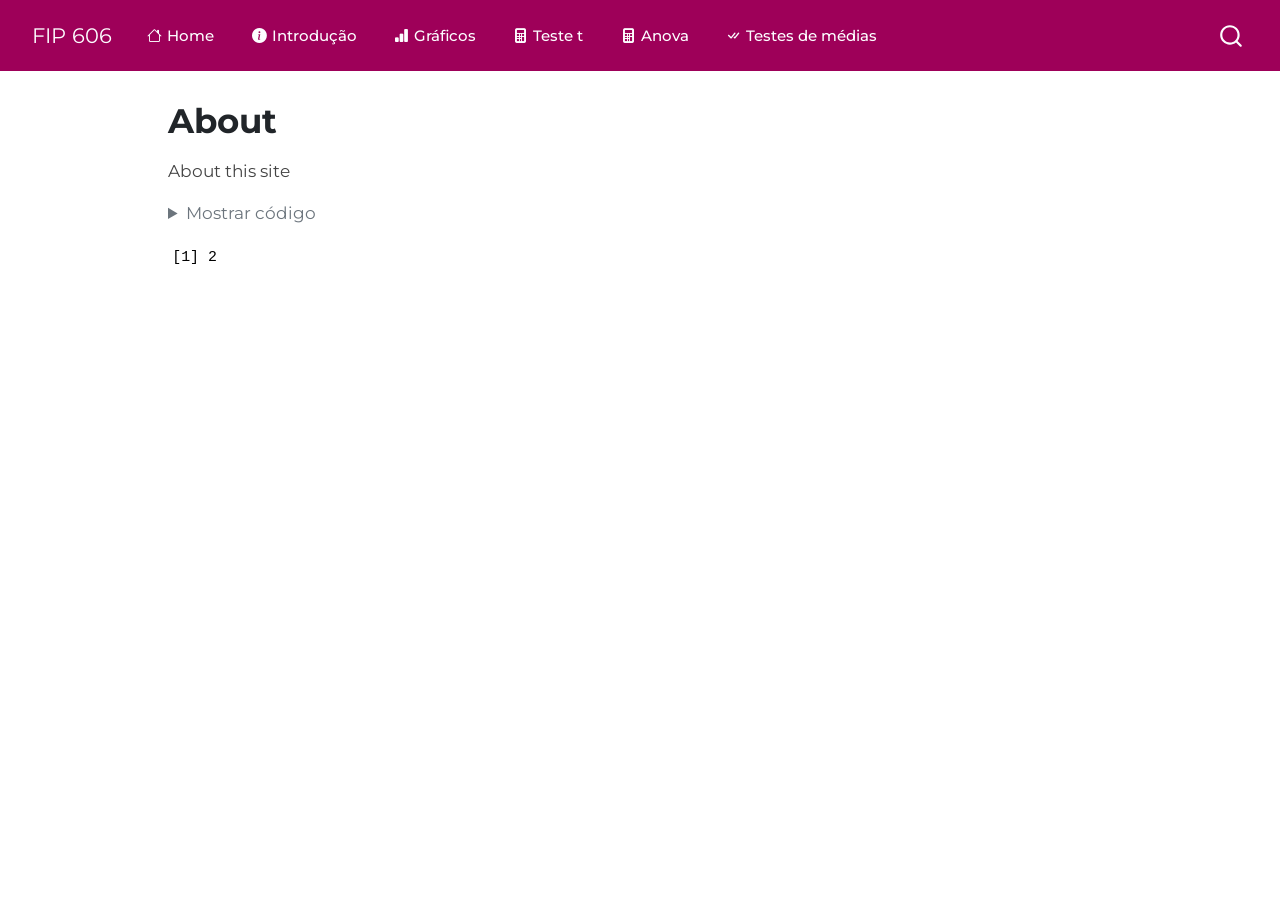
<file: docs/about.html>
<!DOCTYPE html>
<html xmlns="http://www.w3.org/1999/xhtml" lang="en" xml:lang="en"><head>

<meta charset="utf-8">
<meta name="generator" content="quarto-1.8.25">

<meta name="viewport" content="width=device-width, initial-scale=1.0, user-scalable=yes">


<title>About – FIP 606</title>
<style>
code{white-space: pre-wrap;}
span.smallcaps{font-variant: small-caps;}
div.columns{display: flex; gap: min(4vw, 1.5em);}
div.column{flex: auto; overflow-x: auto;}
div.hanging-indent{margin-left: 1.5em; text-indent: -1.5em;}
ul.task-list{list-style: none;}
ul.task-list li input[type="checkbox"] {
  width: 0.8em;
  margin: 0 0.8em 0.2em -1em; /* quarto-specific, see https://github.com/quarto-dev/quarto-cli/issues/4556 */ 
  vertical-align: middle;
}
/* CSS for syntax highlighting */
html { -webkit-text-size-adjust: 100%; }
pre > code.sourceCode { white-space: pre; position: relative; }
pre > code.sourceCode > span { display: inline-block; line-height: 1.25; }
pre > code.sourceCode > span:empty { height: 1.2em; }
.sourceCode { overflow: visible; }
code.sourceCode > span { color: inherit; text-decoration: inherit; }
div.sourceCode { margin: 1em 0; }
pre.sourceCode { margin: 0; }
@media screen {
div.sourceCode { overflow: auto; }
}
@media print {
pre > code.sourceCode { white-space: pre-wrap; }
pre > code.sourceCode > span { text-indent: -5em; padding-left: 5em; }
}
pre.numberSource code
  { counter-reset: source-line 0; }
pre.numberSource code > span
  { position: relative; left: -4em; counter-increment: source-line; }
pre.numberSource code > span > a:first-child::before
  { content: counter(source-line);
    position: relative; left: -1em; text-align: right; vertical-align: baseline;
    border: none; display: inline-block;
    -webkit-touch-callout: none; -webkit-user-select: none;
    -khtml-user-select: none; -moz-user-select: none;
    -ms-user-select: none; user-select: none;
    padding: 0 4px; width: 4em;
  }
pre.numberSource { margin-left: 3em;  padding-left: 4px; }
div.sourceCode
  {   }
@media screen {
pre > code.sourceCode > span > a:first-child::before { text-decoration: underline; }
}
</style>


<script src="site_libs/quarto-nav/quarto-nav.js"></script>
<script src="site_libs/quarto-nav/headroom.min.js"></script>
<script src="site_libs/clipboard/clipboard.min.js"></script>
<script src="site_libs/quarto-search/autocomplete.umd.js"></script>
<script src="site_libs/quarto-search/fuse.min.js"></script>
<script src="site_libs/quarto-search/quarto-search.js"></script>
<meta name="quarto:offset" content="./">
<script src="site_libs/quarto-html/quarto.js" type="module"></script>
<script src="site_libs/quarto-html/tabsets/tabsets.js" type="module"></script>
<script src="site_libs/quarto-html/axe/axe-check.js" type="module"></script>
<script src="site_libs/quarto-html/popper.min.js"></script>
<script src="site_libs/quarto-html/tippy.umd.min.js"></script>
<script src="site_libs/quarto-html/anchor.min.js"></script>
<link href="site_libs/quarto-html/tippy.css" rel="stylesheet">
<link href="site_libs/quarto-html/quarto-syntax-highlighting-7b89279ff1a6dce999919e0e67d4d9ec.css" rel="stylesheet" id="quarto-text-highlighting-styles">
<script src="site_libs/bootstrap/bootstrap.min.js"></script>
<link href="site_libs/bootstrap/bootstrap-icons.css" rel="stylesheet">
<link href="site_libs/bootstrap/bootstrap-9236a1f64ba61adbbbb0e71a48ad0c39.min.css" rel="stylesheet" append-hash="true" id="quarto-bootstrap" data-mode="light">
<script id="quarto-search-options" type="application/json">{
  "location": "navbar",
  "copy-button": false,
  "collapse-after": 3,
  "panel-placement": "end",
  "type": "overlay",
  "limit": 50,
  "keyboard-shortcut": [
    "f",
    "/",
    "s"
  ],
  "show-item-context": false,
  "language": {
    "search-no-results-text": "No results",
    "search-matching-documents-text": "matching documents",
    "search-copy-link-title": "Copy link to search",
    "search-hide-matches-text": "Hide additional matches",
    "search-more-match-text": "more match in this document",
    "search-more-matches-text": "more matches in this document",
    "search-clear-button-title": "Clear",
    "search-text-placeholder": "",
    "search-detached-cancel-button-title": "Cancel",
    "search-submit-button-title": "Submit",
    "search-label": "Search"
  }
}</script>
<link href="https://fonts.googleapis.com/css2?family=Montserrat:wght@400;700&amp;display=swap" rel="stylesheet">
<style>
.navbar {
  background-color: #9e0059 !important;
}
body {
  font-family: 'Montserrat', sans-serif;
}
h1, h2, h3, h4 {
  font-weight: 700;
}
</style>


</head>

<body class="nav-fixed quarto-light">

<div id="quarto-search-results"></div>
  <header id="quarto-header" class="headroom fixed-top">
    <nav class="navbar navbar-expand-lg " data-bs-theme="dark">
      <div class="navbar-container container-fluid">
      <div class="navbar-brand-container mx-auto">
    <a href="./index.html" class="navbar-brand navbar-brand-logo">
    </a>
    <a class="navbar-brand" href="./index.html">
    <span class="navbar-title">FIP 606</span>
    </a>
  </div>
            <div id="quarto-search" class="" title="Search"></div>
          <button class="navbar-toggler" type="button" data-bs-toggle="collapse" data-bs-target="#navbarCollapse" aria-controls="navbarCollapse" role="menu" aria-expanded="false" aria-label="Toggle navigation" onclick="if (window.quartoToggleHeadroom) { window.quartoToggleHeadroom(); }">
  <span class="navbar-toggler-icon"></span>
</button>
          <div class="collapse navbar-collapse" id="navbarCollapse">
            <ul class="navbar-nav navbar-nav-scroll me-auto">
  <li class="nav-item">
    <a class="nav-link" href="./index.html"> <i class="bi bi-house" role="img">
</i> 
<span class="menu-text">Home</span></a>
  </li>  
  <li class="nav-item">
    <a class="nav-link" href="./aula1.html"> <i class="bi bi-info-circle-fill" role="img">
</i> 
<span class="menu-text">Introdução</span></a>
  </li>  
  <li class="nav-item">
    <a class="nav-link" href="./aula2.html"> <i class="bi bi-bar-chart-fill" role="img">
</i> 
<span class="menu-text">Gráficos</span></a>
  </li>  
  <li class="nav-item">
    <a class="nav-link" href="./aula3.html"> <i class="bi bi-calculator-fill" role="img">
</i> 
<span class="menu-text">Teste t</span></a>
  </li>  
  <li class="nav-item">
    <a class="nav-link" href="./aula4.html"> <i class="bi bi-calculator-fill" role="img">
</i> 
<span class="menu-text">Anova</span></a>
  </li>  
  <li class="nav-item">
    <a class="nav-link" href="./aula5.html"> <i class="bi bi-check-all" role="img">
</i> 
<span class="menu-text">Testes de médias</span></a>
  </li>  
</ul>
          </div> <!-- /navcollapse -->
            <div class="quarto-navbar-tools">
</div>
      </div> <!-- /container-fluid -->
    </nav>
</header>
<!-- content -->
<div id="quarto-content" class="quarto-container page-columns page-rows-contents page-layout-article page-navbar">
<!-- sidebar -->
<!-- margin-sidebar -->
    <div id="quarto-margin-sidebar" class="sidebar margin-sidebar zindex-bottom">
        
    </div>
<!-- main -->
<main class="content" id="quarto-document-content">

<header id="title-block-header" class="quarto-title-block default">
<div class="quarto-title">
<h1 class="title">About</h1>
</div>



<div class="quarto-title-meta">

    
  
    
  </div>
  


</header>


<p>About this site</p>
<div class="cell">
<details class="code-fold">
<summary>Mostrar código</summary>
<div class="code-copy-outer-scaffold"><div class="sourceCode cell-code" id="cb1"><pre class="sourceCode r code-with-copy"><code class="sourceCode r"><span id="cb1-1"><a href="#cb1-1" aria-hidden="true" tabindex="-1"></a><span class="dv">1</span> <span class="sc">+</span> <span class="dv">1</span></span></code></pre></div><button title="Copy to Clipboard" class="code-copy-button"><i class="bi"></i></button></div>
</details>
<div class="cell-output cell-output-stdout">
<pre><code>[1] 2</code></pre>
</div>
</div>



</main> <!-- /main -->
<script id="quarto-html-after-body" type="application/javascript">
  window.document.addEventListener("DOMContentLoaded", function (event) {
    const icon = "";
    const anchorJS = new window.AnchorJS();
    anchorJS.options = {
      placement: 'right',
      icon: icon
    };
    anchorJS.add('.anchored');
    const isCodeAnnotation = (el) => {
      for (const clz of el.classList) {
        if (clz.startsWith('code-annotation-')) {                     
          return true;
        }
      }
      return false;
    }
    const onCopySuccess = function(e) {
      // button target
      const button = e.trigger;
      // don't keep focus
      button.blur();
      // flash "checked"
      button.classList.add('code-copy-button-checked');
      var currentTitle = button.getAttribute("title");
      button.setAttribute("title", "Copied!");
      let tooltip;
      if (window.bootstrap) {
        button.setAttribute("data-bs-toggle", "tooltip");
        button.setAttribute("data-bs-placement", "left");
        button.setAttribute("data-bs-title", "Copied!");
        tooltip = new bootstrap.Tooltip(button, 
          { trigger: "manual", 
            customClass: "code-copy-button-tooltip",
            offset: [0, -8]});
        tooltip.show();    
      }
      setTimeout(function() {
        if (tooltip) {
          tooltip.hide();
          button.removeAttribute("data-bs-title");
          button.removeAttribute("data-bs-toggle");
          button.removeAttribute("data-bs-placement");
        }
        button.setAttribute("title", currentTitle);
        button.classList.remove('code-copy-button-checked');
      }, 1000);
      // clear code selection
      e.clearSelection();
    }
    const getTextToCopy = function(trigger) {
      const outerScaffold = trigger.parentElement.cloneNode(true);
      const codeEl = outerScaffold.querySelector('code');
      for (const childEl of codeEl.children) {
        if (isCodeAnnotation(childEl)) {
          childEl.remove();
        }
      }
      return codeEl.innerText;
    }
    const clipboard = new window.ClipboardJS('.code-copy-button:not([data-in-quarto-modal])', {
      text: getTextToCopy
    });
    clipboard.on('success', onCopySuccess);
    if (window.document.getElementById('quarto-embedded-source-code-modal')) {
      const clipboardModal = new window.ClipboardJS('.code-copy-button[data-in-quarto-modal]', {
        text: getTextToCopy,
        container: window.document.getElementById('quarto-embedded-source-code-modal')
      });
      clipboardModal.on('success', onCopySuccess);
    }
      var localhostRegex = new RegExp(/^(?:http|https):\/\/localhost\:?[0-9]*\//);
      var mailtoRegex = new RegExp(/^mailto:/);
        var filterRegex = new RegExp('/' + window.location.host + '/');
      var isInternal = (href) => {
          return filterRegex.test(href) || localhostRegex.test(href) || mailtoRegex.test(href);
      }
      // Inspect non-navigation links and adorn them if external
     var links = window.document.querySelectorAll('a[href]:not(.nav-link):not(.navbar-brand):not(.toc-action):not(.sidebar-link):not(.sidebar-item-toggle):not(.pagination-link):not(.no-external):not([aria-hidden]):not(.dropdown-item):not(.quarto-navigation-tool):not(.about-link)');
      for (var i=0; i<links.length; i++) {
        const link = links[i];
        if (!isInternal(link.href)) {
          // undo the damage that might have been done by quarto-nav.js in the case of
          // links that we want to consider external
          if (link.dataset.originalHref !== undefined) {
            link.href = link.dataset.originalHref;
          }
        }
      }
    function tippyHover(el, contentFn, onTriggerFn, onUntriggerFn) {
      const config = {
        allowHTML: true,
        maxWidth: 500,
        delay: 100,
        arrow: false,
        appendTo: function(el) {
            return el.parentElement;
        },
        interactive: true,
        interactiveBorder: 10,
        theme: 'quarto',
        placement: 'bottom-start',
      };
      if (contentFn) {
        config.content = contentFn;
      }
      if (onTriggerFn) {
        config.onTrigger = onTriggerFn;
      }
      if (onUntriggerFn) {
        config.onUntrigger = onUntriggerFn;
      }
      window.tippy(el, config); 
    }
    const noterefs = window.document.querySelectorAll('a[role="doc-noteref"]');
    for (var i=0; i<noterefs.length; i++) {
      const ref = noterefs[i];
      tippyHover(ref, function() {
        // use id or data attribute instead here
        let href = ref.getAttribute('data-footnote-href') || ref.getAttribute('href');
        try { href = new URL(href).hash; } catch {}
        const id = href.replace(/^#\/?/, "");
        const note = window.document.getElementById(id);
        if (note) {
          return note.innerHTML;
        } else {
          return "";
        }
      });
    }
    const xrefs = window.document.querySelectorAll('a.quarto-xref');
    const processXRef = (id, note) => {
      // Strip column container classes
      const stripColumnClz = (el) => {
        el.classList.remove("page-full", "page-columns");
        if (el.children) {
          for (const child of el.children) {
            stripColumnClz(child);
          }
        }
      }
      stripColumnClz(note)
      if (id === null || id.startsWith('sec-')) {
        // Special case sections, only their first couple elements
        const container = document.createElement("div");
        if (note.children && note.children.length > 2) {
          container.appendChild(note.children[0].cloneNode(true));
          for (let i = 1; i < note.children.length; i++) {
            const child = note.children[i];
            if (child.tagName === "P" && child.innerText === "") {
              continue;
            } else {
              container.appendChild(child.cloneNode(true));
              break;
            }
          }
          if (window.Quarto?.typesetMath) {
            window.Quarto.typesetMath(container);
          }
          return container.innerHTML
        } else {
          if (window.Quarto?.typesetMath) {
            window.Quarto.typesetMath(note);
          }
          return note.innerHTML;
        }
      } else {
        // Remove any anchor links if they are present
        const anchorLink = note.querySelector('a.anchorjs-link');
        if (anchorLink) {
          anchorLink.remove();
        }
        if (window.Quarto?.typesetMath) {
          window.Quarto.typesetMath(note);
        }
        if (note.classList.contains("callout")) {
          return note.outerHTML;
        } else {
          return note.innerHTML;
        }
      }
    }
    for (var i=0; i<xrefs.length; i++) {
      const xref = xrefs[i];
      tippyHover(xref, undefined, function(instance) {
        instance.disable();
        let url = xref.getAttribute('href');
        let hash = undefined; 
        if (url.startsWith('#')) {
          hash = url;
        } else {
          try { hash = new URL(url).hash; } catch {}
        }
        if (hash) {
          const id = hash.replace(/^#\/?/, "");
          const note = window.document.getElementById(id);
          if (note !== null) {
            try {
              const html = processXRef(id, note.cloneNode(true));
              instance.setContent(html);
            } finally {
              instance.enable();
              instance.show();
            }
          } else {
            // See if we can fetch this
            fetch(url.split('#')[0])
            .then(res => res.text())
            .then(html => {
              const parser = new DOMParser();
              const htmlDoc = parser.parseFromString(html, "text/html");
              const note = htmlDoc.getElementById(id);
              if (note !== null) {
                const html = processXRef(id, note);
                instance.setContent(html);
              } 
            }).finally(() => {
              instance.enable();
              instance.show();
            });
          }
        } else {
          // See if we can fetch a full url (with no hash to target)
          // This is a special case and we should probably do some content thinning / targeting
          fetch(url)
          .then(res => res.text())
          .then(html => {
            const parser = new DOMParser();
            const htmlDoc = parser.parseFromString(html, "text/html");
            const note = htmlDoc.querySelector('main.content');
            if (note !== null) {
              // This should only happen for chapter cross references
              // (since there is no id in the URL)
              // remove the first header
              if (note.children.length > 0 && note.children[0].tagName === "HEADER") {
                note.children[0].remove();
              }
              const html = processXRef(null, note);
              instance.setContent(html);
            } 
          }).finally(() => {
            instance.enable();
            instance.show();
          });
        }
      }, function(instance) {
      });
    }
        let selectedAnnoteEl;
        const selectorForAnnotation = ( cell, annotation) => {
          let cellAttr = 'data-code-cell="' + cell + '"';
          let lineAttr = 'data-code-annotation="' +  annotation + '"';
          const selector = 'span[' + cellAttr + '][' + lineAttr + ']';
          return selector;
        }
        const selectCodeLines = (annoteEl) => {
          const doc = window.document;
          const targetCell = annoteEl.getAttribute("data-target-cell");
          const targetAnnotation = annoteEl.getAttribute("data-target-annotation");
          const annoteSpan = window.document.querySelector(selectorForAnnotation(targetCell, targetAnnotation));
          const lines = annoteSpan.getAttribute("data-code-lines").split(",");
          const lineIds = lines.map((line) => {
            return targetCell + "-" + line;
          })
          let top = null;
          let height = null;
          let parent = null;
          if (lineIds.length > 0) {
              //compute the position of the single el (top and bottom and make a div)
              const el = window.document.getElementById(lineIds[0]);
              top = el.offsetTop;
              height = el.offsetHeight;
              parent = el.parentElement.parentElement;
            if (lineIds.length > 1) {
              const lastEl = window.document.getElementById(lineIds[lineIds.length - 1]);
              const bottom = lastEl.offsetTop + lastEl.offsetHeight;
              height = bottom - top;
            }
            if (top !== null && height !== null && parent !== null) {
              // cook up a div (if necessary) and position it 
              let div = window.document.getElementById("code-annotation-line-highlight");
              if (div === null) {
                div = window.document.createElement("div");
                div.setAttribute("id", "code-annotation-line-highlight");
                div.style.position = 'absolute';
                parent.appendChild(div);
              }
              div.style.top = top - 2 + "px";
              div.style.height = height + 4 + "px";
              div.style.left = 0;
              let gutterDiv = window.document.getElementById("code-annotation-line-highlight-gutter");
              if (gutterDiv === null) {
                gutterDiv = window.document.createElement("div");
                gutterDiv.setAttribute("id", "code-annotation-line-highlight-gutter");
                gutterDiv.style.position = 'absolute';
                const codeCell = window.document.getElementById(targetCell);
                const gutter = codeCell.querySelector('.code-annotation-gutter');
                gutter.appendChild(gutterDiv);
              }
              gutterDiv.style.top = top - 2 + "px";
              gutterDiv.style.height = height + 4 + "px";
            }
            selectedAnnoteEl = annoteEl;
          }
        };
        const unselectCodeLines = () => {
          const elementsIds = ["code-annotation-line-highlight", "code-annotation-line-highlight-gutter"];
          elementsIds.forEach((elId) => {
            const div = window.document.getElementById(elId);
            if (div) {
              div.remove();
            }
          });
          selectedAnnoteEl = undefined;
        };
          // Handle positioning of the toggle
      window.addEventListener(
        "resize",
        throttle(() => {
          elRect = undefined;
          if (selectedAnnoteEl) {
            selectCodeLines(selectedAnnoteEl);
          }
        }, 10)
      );
      function throttle(fn, ms) {
      let throttle = false;
      let timer;
        return (...args) => {
          if(!throttle) { // first call gets through
              fn.apply(this, args);
              throttle = true;
          } else { // all the others get throttled
              if(timer) clearTimeout(timer); // cancel #2
              timer = setTimeout(() => {
                fn.apply(this, args);
                timer = throttle = false;
              }, ms);
          }
        };
      }
        // Attach click handler to the DT
        const annoteDls = window.document.querySelectorAll('dt[data-target-cell]');
        for (const annoteDlNode of annoteDls) {
          annoteDlNode.addEventListener('click', (event) => {
            const clickedEl = event.target;
            if (clickedEl !== selectedAnnoteEl) {
              unselectCodeLines();
              const activeEl = window.document.querySelector('dt[data-target-cell].code-annotation-active');
              if (activeEl) {
                activeEl.classList.remove('code-annotation-active');
              }
              selectCodeLines(clickedEl);
              clickedEl.classList.add('code-annotation-active');
            } else {
              // Unselect the line
              unselectCodeLines();
              clickedEl.classList.remove('code-annotation-active');
            }
          });
        }
    const findCites = (el) => {
      const parentEl = el.parentElement;
      if (parentEl) {
        const cites = parentEl.dataset.cites;
        if (cites) {
          return {
            el,
            cites: cites.split(' ')
          };
        } else {
          return findCites(el.parentElement)
        }
      } else {
        return undefined;
      }
    };
    var bibliorefs = window.document.querySelectorAll('a[role="doc-biblioref"]');
    for (var i=0; i<bibliorefs.length; i++) {
      const ref = bibliorefs[i];
      const citeInfo = findCites(ref);
      if (citeInfo) {
        tippyHover(citeInfo.el, function() {
          var popup = window.document.createElement('div');
          citeInfo.cites.forEach(function(cite) {
            var citeDiv = window.document.createElement('div');
            citeDiv.classList.add('hanging-indent');
            citeDiv.classList.add('csl-entry');
            var biblioDiv = window.document.getElementById('ref-' + cite);
            if (biblioDiv) {
              citeDiv.innerHTML = biblioDiv.innerHTML;
            }
            popup.appendChild(citeDiv);
          });
          return popup.innerHTML;
        });
      }
    }
  });
  </script>
</div> <!-- /content -->




</body></html>
</file>
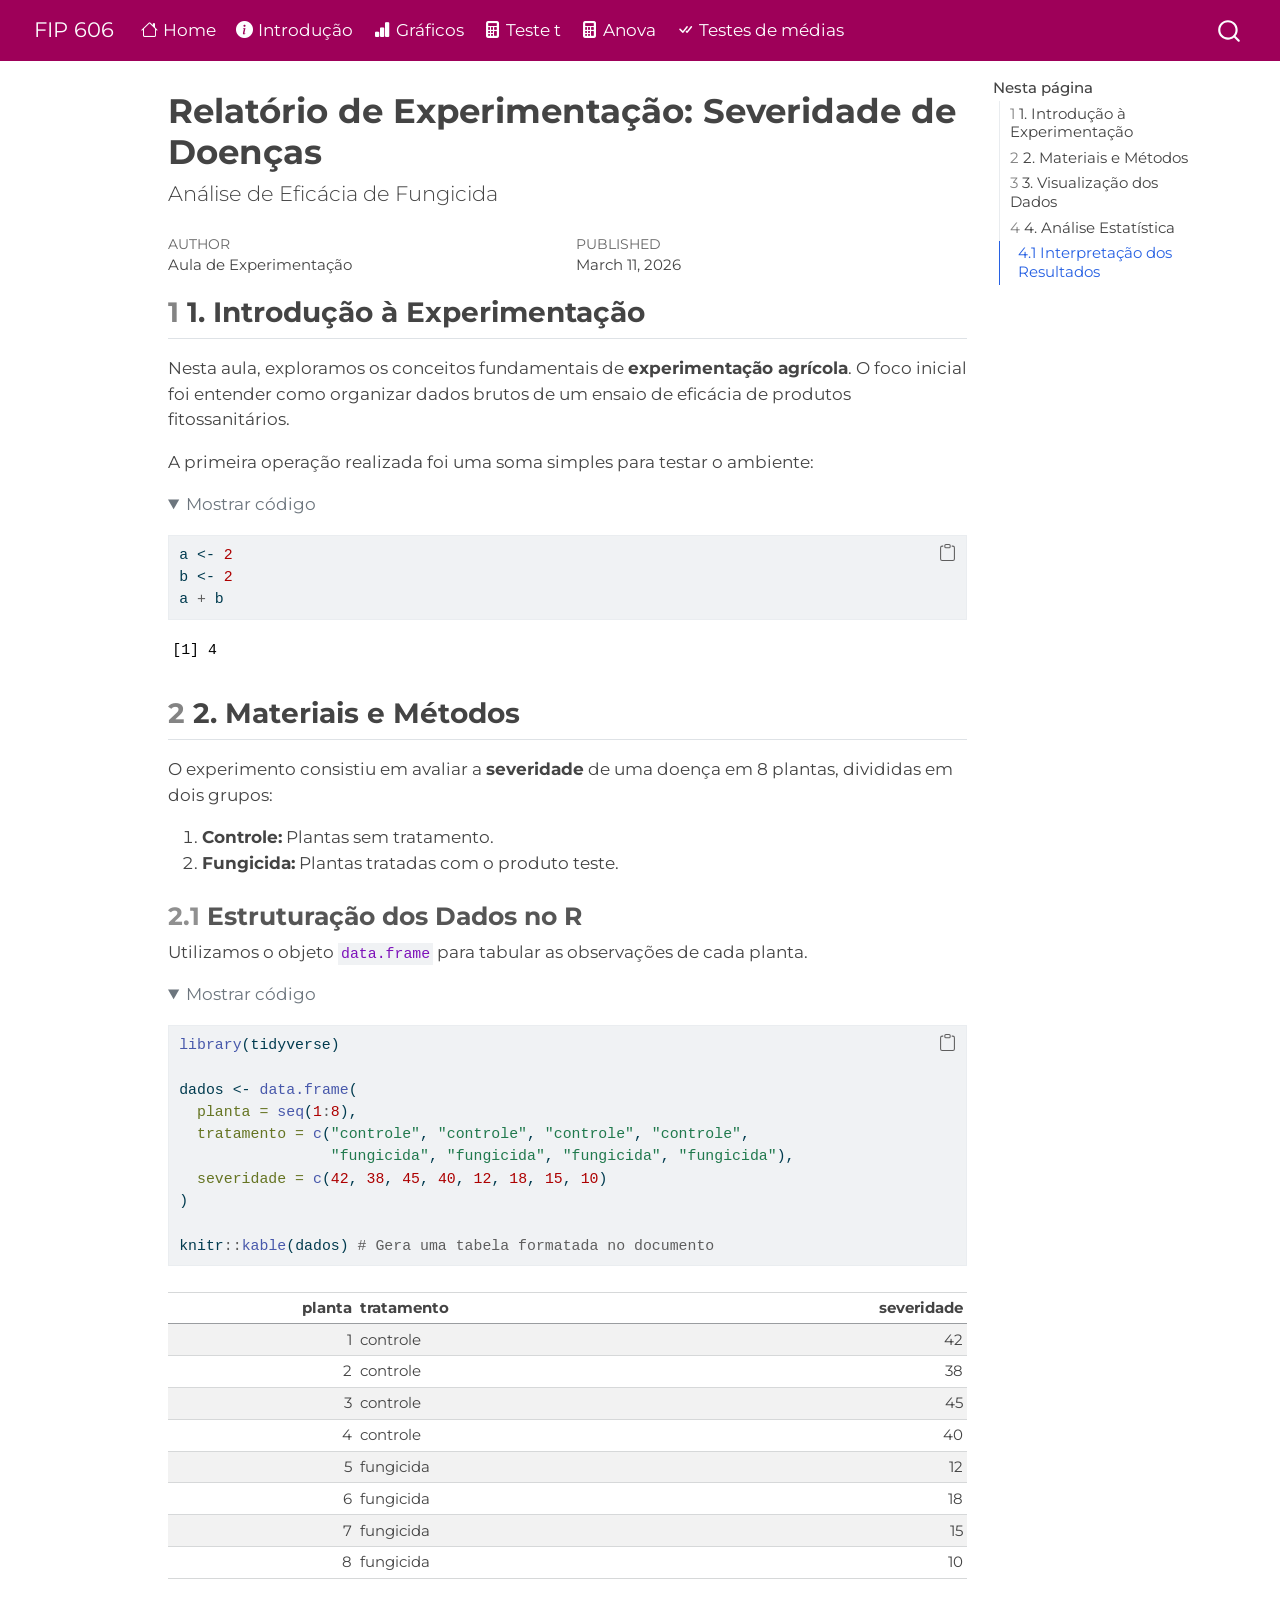
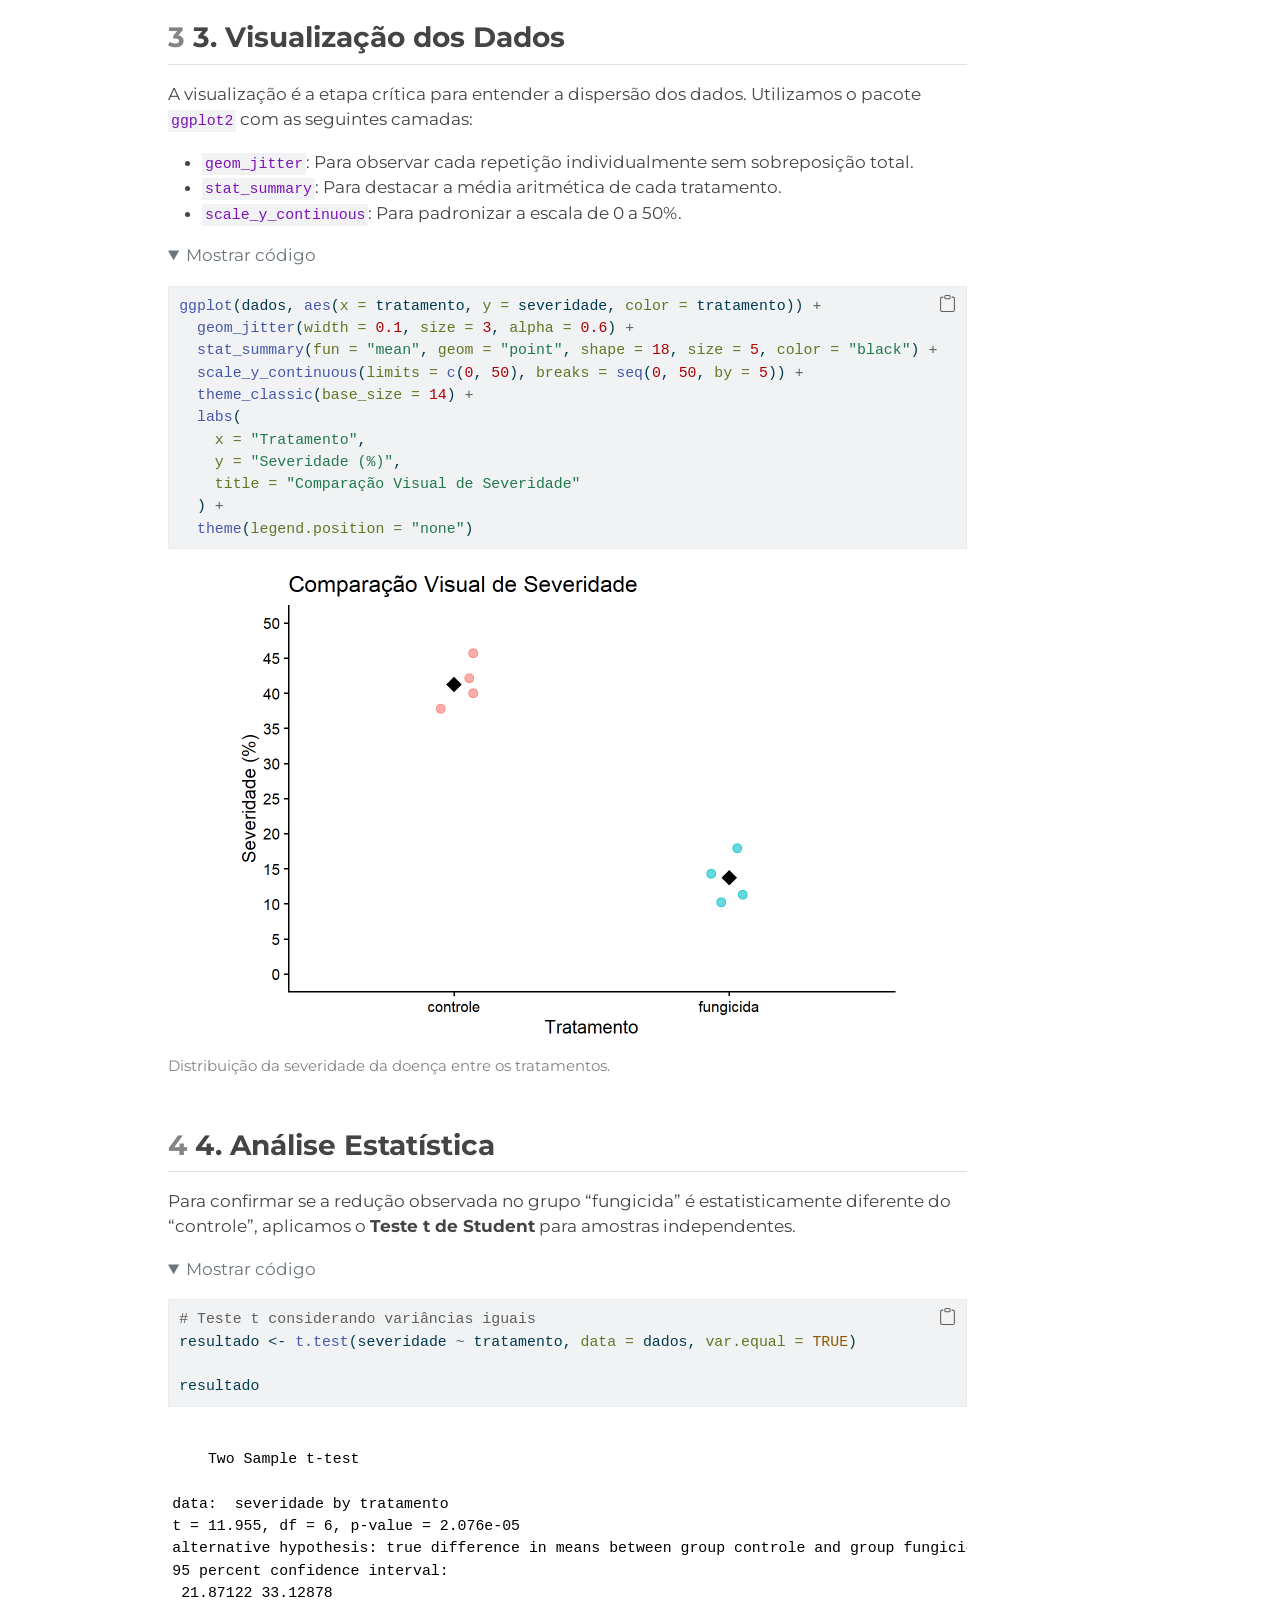
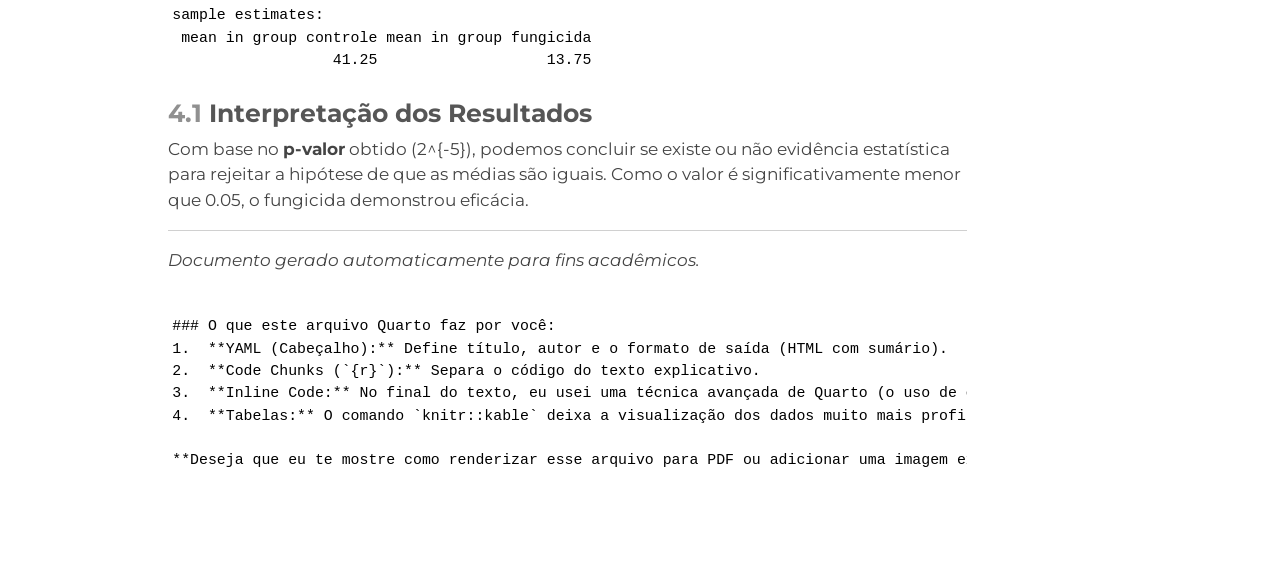
<file: docs/aula1.html>
<!DOCTYPE html>
<html xmlns="http://www.w3.org/1999/xhtml" lang="en" xml:lang="en"><head>

<meta charset="utf-8">
<meta name="generator" content="quarto-1.8.25">

<meta name="viewport" content="width=device-width, initial-scale=1.0, user-scalable=yes">

<meta name="author" content="Aula de Experimentação">
<meta name="dcterms.date" content="2026-03-11">

<title>Relatório de Experimentação: Severidade de Doenças – FIP 606</title>
<style>
code{white-space: pre-wrap;}
span.smallcaps{font-variant: small-caps;}
div.columns{display: flex; gap: min(4vw, 1.5em);}
div.column{flex: auto; overflow-x: auto;}
div.hanging-indent{margin-left: 1.5em; text-indent: -1.5em;}
ul.task-list{list-style: none;}
ul.task-list li input[type="checkbox"] {
  width: 0.8em;
  margin: 0 0.8em 0.2em -1em; /* quarto-specific, see https://github.com/quarto-dev/quarto-cli/issues/4556 */ 
  vertical-align: middle;
}
/* CSS for syntax highlighting */
html { -webkit-text-size-adjust: 100%; }
pre > code.sourceCode { white-space: pre; position: relative; }
pre > code.sourceCode > span { display: inline-block; line-height: 1.25; }
pre > code.sourceCode > span:empty { height: 1.2em; }
.sourceCode { overflow: visible; }
code.sourceCode > span { color: inherit; text-decoration: inherit; }
div.sourceCode { margin: 1em 0; }
pre.sourceCode { margin: 0; }
@media screen {
div.sourceCode { overflow: auto; }
}
@media print {
pre > code.sourceCode { white-space: pre-wrap; }
pre > code.sourceCode > span { text-indent: -5em; padding-left: 5em; }
}
pre.numberSource code
  { counter-reset: source-line 0; }
pre.numberSource code > span
  { position: relative; left: -4em; counter-increment: source-line; }
pre.numberSource code > span > a:first-child::before
  { content: counter(source-line);
    position: relative; left: -1em; text-align: right; vertical-align: baseline;
    border: none; display: inline-block;
    -webkit-touch-callout: none; -webkit-user-select: none;
    -khtml-user-select: none; -moz-user-select: none;
    -ms-user-select: none; user-select: none;
    padding: 0 4px; width: 4em;
  }
pre.numberSource { margin-left: 3em;  padding-left: 4px; }
div.sourceCode
  {   }
@media screen {
pre > code.sourceCode > span > a:first-child::before { text-decoration: underline; }
}
</style>


<script src="site_libs/quarto-nav/quarto-nav.js"></script>
<script src="site_libs/quarto-nav/headroom.min.js"></script>
<script src="site_libs/clipboard/clipboard.min.js"></script>
<script src="site_libs/quarto-search/autocomplete.umd.js"></script>
<script src="site_libs/quarto-search/fuse.min.js"></script>
<script src="site_libs/quarto-search/quarto-search.js"></script>
<meta name="quarto:offset" content="./">
<script src="site_libs/quarto-html/quarto.js" type="module"></script>
<script src="site_libs/quarto-html/tabsets/tabsets.js" type="module"></script>
<script src="site_libs/quarto-html/axe/axe-check.js" type="module"></script>
<script src="site_libs/quarto-html/popper.min.js"></script>
<script src="site_libs/quarto-html/tippy.umd.min.js"></script>
<script src="site_libs/quarto-html/anchor.min.js"></script>
<link href="site_libs/quarto-html/tippy.css" rel="stylesheet">
<link href="site_libs/quarto-html/quarto-syntax-highlighting-7b89279ff1a6dce999919e0e67d4d9ec.css" rel="stylesheet" id="quarto-text-highlighting-styles">
<script src="site_libs/bootstrap/bootstrap.min.js"></script>
<link href="site_libs/bootstrap/bootstrap-icons.css" rel="stylesheet">
<link href="site_libs/bootstrap/bootstrap-7804c878c09ec7b512f85c46c3fc830e.min.css" rel="stylesheet" append-hash="true" id="quarto-bootstrap" data-mode="light">
<script id="quarto-search-options" type="application/json">{
  "location": "navbar",
  "copy-button": false,
  "collapse-after": 3,
  "panel-placement": "end",
  "type": "overlay",
  "limit": 50,
  "keyboard-shortcut": [
    "f",
    "/",
    "s"
  ],
  "show-item-context": false,
  "language": {
    "search-no-results-text": "No results",
    "search-matching-documents-text": "matching documents",
    "search-copy-link-title": "Copy link to search",
    "search-hide-matches-text": "Hide additional matches",
    "search-more-match-text": "more match in this document",
    "search-more-matches-text": "more matches in this document",
    "search-clear-button-title": "Clear",
    "search-text-placeholder": "",
    "search-detached-cancel-button-title": "Cancel",
    "search-submit-button-title": "Submit",
    "search-label": "Search"
  }
}</script>
<link href="https://fonts.googleapis.com/css2?family=Montserrat:wght@400;700&amp;display=swap" rel="stylesheet">
<style>
.navbar {
  background-color: #9e0059 !important;
}
body {
  font-family: 'Montserrat', sans-serif;
}
h1, h2, h3, h4 {
  font-weight: 700;
}
</style>


</head>

<body class="nav-fixed quarto-light">

<div id="quarto-search-results"></div>
  <header id="quarto-header" class="headroom fixed-top">
    <nav class="navbar navbar-expand-lg " data-bs-theme="dark">
      <div class="navbar-container container-fluid">
      <div class="navbar-brand-container mx-auto">
    <a href="./index.html" class="navbar-brand navbar-brand-logo">
    </a>
    <a class="navbar-brand" href="./index.html">
    <span class="navbar-title">FIP 606</span>
    </a>
  </div>
            <div id="quarto-search" class="" title="Search"></div>
          <button class="navbar-toggler" type="button" data-bs-toggle="collapse" data-bs-target="#navbarCollapse" aria-controls="navbarCollapse" role="menu" aria-expanded="false" aria-label="Toggle navigation" onclick="if (window.quartoToggleHeadroom) { window.quartoToggleHeadroom(); }">
  <span class="navbar-toggler-icon"></span>
</button>
          <div class="collapse navbar-collapse" id="navbarCollapse">
            <ul class="navbar-nav navbar-nav-scroll me-auto">
  <li class="nav-item">
    <a class="nav-link" href="./index.html"> <i class="bi bi-house" role="img">
</i> 
<span class="menu-text">Home</span></a>
  </li>  
  <li class="nav-item">
    <a class="nav-link active" href="./aula1.html" aria-current="page"> <i class="bi bi-info-circle-fill" role="img">
</i> 
<span class="menu-text">Introdução</span></a>
  </li>  
  <li class="nav-item">
    <a class="nav-link" href="./aula2.html"> <i class="bi bi-bar-chart-fill" role="img">
</i> 
<span class="menu-text">Gráficos</span></a>
  </li>  
  <li class="nav-item">
    <a class="nav-link" href="./aula3.html"> <i class="bi bi-calculator-fill" role="img">
</i> 
<span class="menu-text">Teste t</span></a>
  </li>  
  <li class="nav-item">
    <a class="nav-link" href="./aula4.html"> <i class="bi bi-calculator-fill" role="img">
</i> 
<span class="menu-text">Anova</span></a>
  </li>  
  <li class="nav-item">
    <a class="nav-link" href="./aula5.html"> <i class="bi bi-check-all" role="img">
</i> 
<span class="menu-text">Testes de médias</span></a>
  </li>  
</ul>
          </div> <!-- /navcollapse -->
            <div class="quarto-navbar-tools">
</div>
      </div> <!-- /container-fluid -->
    </nav>
</header>
<!-- content -->
<div id="quarto-content" class="quarto-container page-columns page-rows-contents page-layout-article page-navbar">
<!-- sidebar -->
<!-- margin-sidebar -->
    <div id="quarto-margin-sidebar" class="sidebar margin-sidebar">
        <nav id="TOC" role="doc-toc" class="toc-active">
    <h2 id="toc-title">Nesta página</h2>
   
  <ul>
  <li><a href="#introdução-à-experimentação" id="toc-introdução-à-experimentação" class="nav-link active" data-scroll-target="#introdução-à-experimentação"><span class="header-section-number">1</span> 1. Introdução à Experimentação</a></li>
  <li><a href="#materiais-e-métodos" id="toc-materiais-e-métodos" class="nav-link" data-scroll-target="#materiais-e-métodos"><span class="header-section-number">2</span> 2. Materiais e Métodos</a>
  <ul class="collapse">
  <li><a href="#estruturação-dos-dados-no-r" id="toc-estruturação-dos-dados-no-r" class="nav-link" data-scroll-target="#estruturação-dos-dados-no-r"><span class="header-section-number">2.1</span> Estruturação dos Dados no R</a></li>
  </ul></li>
  <li><a href="#visualização-dos-dados" id="toc-visualização-dos-dados" class="nav-link" data-scroll-target="#visualização-dos-dados"><span class="header-section-number">3</span> 3. Visualização dos Dados</a></li>
  <li><a href="#análise-estatística" id="toc-análise-estatística" class="nav-link" data-scroll-target="#análise-estatística"><span class="header-section-number">4</span> 4. Análise Estatística</a>
  <ul class="collapse">
  <li><a href="#interpretação-dos-resultados" id="toc-interpretação-dos-resultados" class="nav-link" data-scroll-target="#interpretação-dos-resultados"><span class="header-section-number">4.1</span> Interpretação dos Resultados</a></li>
  </ul></li>
  </ul>
</nav>
    </div>
<!-- main -->
<main class="content" id="quarto-document-content">

<header id="title-block-header" class="quarto-title-block default">
<div class="quarto-title">
<h1 class="title">Relatório de Experimentação: Severidade de Doenças</h1>
<p class="subtitle lead">Análise de Eficácia de Fungicida</p>
</div>



<div class="quarto-title-meta">

    <div>
    <div class="quarto-title-meta-heading">Author</div>
    <div class="quarto-title-meta-contents">
             <p>Aula de Experimentação </p>
          </div>
  </div>
    
    <div>
    <div class="quarto-title-meta-heading">Published</div>
    <div class="quarto-title-meta-contents">
      <p class="date">March 11, 2026</p>
    </div>
  </div>
  
    
  </div>
  


</header>


<section id="introdução-à-experimentação" class="level2" data-number="1">
<h2 data-number="1" class="anchored" data-anchor-id="introdução-à-experimentação"><span class="header-section-number">1</span> 1. Introdução à Experimentação</h2>
<p>Nesta aula, exploramos os conceitos fundamentais de <strong>experimentação agrícola</strong>. O foco inicial foi entender como organizar dados brutos de um ensaio de eficácia de produtos fitossanitários.</p>
<p>A primeira operação realizada foi uma soma simples para testar o ambiente:</p>
<div class="cell">
<details open="" class="code-fold">
<summary>Mostrar código</summary>
<div class="code-copy-outer-scaffold"><div class="sourceCode cell-code" id="cb1"><pre class="sourceCode r code-with-copy"><code class="sourceCode r"><span id="cb1-1"><a href="#cb1-1" aria-hidden="true" tabindex="-1"></a>a <span class="ot">&lt;-</span> <span class="dv">2</span></span>
<span id="cb1-2"><a href="#cb1-2" aria-hidden="true" tabindex="-1"></a>b <span class="ot">&lt;-</span> <span class="dv">2</span></span>
<span id="cb1-3"><a href="#cb1-3" aria-hidden="true" tabindex="-1"></a>a <span class="sc">+</span> b</span></code></pre></div><button title="Copy to Clipboard" class="code-copy-button"><i class="bi"></i></button></div>
</details>
<div class="cell-output cell-output-stdout">
<pre><code>[1] 4</code></pre>
</div>
</div>
</section>
<section id="materiais-e-métodos" class="level2" data-number="2">
<h2 data-number="2" class="anchored" data-anchor-id="materiais-e-métodos"><span class="header-section-number">2</span> 2. Materiais e Métodos</h2>
<p>O experimento consistiu em avaliar a <strong>severidade</strong> de uma doença em 8 plantas, divididas em dois grupos:</p>
<ol type="1">
<li><strong>Controle:</strong> Plantas sem tratamento.</li>
<li><strong>Fungicida:</strong> Plantas tratadas com o produto teste.</li>
</ol>
<section id="estruturação-dos-dados-no-r" class="level3" data-number="2.1">
<h3 data-number="2.1" class="anchored" data-anchor-id="estruturação-dos-dados-no-r"><span class="header-section-number">2.1</span> Estruturação dos Dados no R</h3>
<p>Utilizamos o objeto <code>data.frame</code> para tabular as observações de cada planta.</p>
<div class="cell">
<details open="" class="code-fold">
<summary>Mostrar código</summary>
<div class="code-copy-outer-scaffold"><div class="sourceCode cell-code" id="cb3"><pre class="sourceCode r code-with-copy"><code class="sourceCode r"><span id="cb3-1"><a href="#cb3-1" aria-hidden="true" tabindex="-1"></a><span class="fu">library</span>(tidyverse)</span>
<span id="cb3-2"><a href="#cb3-2" aria-hidden="true" tabindex="-1"></a></span>
<span id="cb3-3"><a href="#cb3-3" aria-hidden="true" tabindex="-1"></a>dados <span class="ot">&lt;-</span> <span class="fu">data.frame</span>(</span>
<span id="cb3-4"><a href="#cb3-4" aria-hidden="true" tabindex="-1"></a>  <span class="at">planta =</span> <span class="fu">seq</span>(<span class="dv">1</span><span class="sc">:</span><span class="dv">8</span>),</span>
<span id="cb3-5"><a href="#cb3-5" aria-hidden="true" tabindex="-1"></a>  <span class="at">tratamento =</span> <span class="fu">c</span>(<span class="st">"controle"</span>, <span class="st">"controle"</span>, <span class="st">"controle"</span>, <span class="st">"controle"</span>, </span>
<span id="cb3-6"><a href="#cb3-6" aria-hidden="true" tabindex="-1"></a>                 <span class="st">"fungicida"</span>, <span class="st">"fungicida"</span>, <span class="st">"fungicida"</span>, <span class="st">"fungicida"</span>),</span>
<span id="cb3-7"><a href="#cb3-7" aria-hidden="true" tabindex="-1"></a>  <span class="at">severidade =</span> <span class="fu">c</span>(<span class="dv">42</span>, <span class="dv">38</span>, <span class="dv">45</span>, <span class="dv">40</span>, <span class="dv">12</span>, <span class="dv">18</span>, <span class="dv">15</span>, <span class="dv">10</span>)</span>
<span id="cb3-8"><a href="#cb3-8" aria-hidden="true" tabindex="-1"></a>)</span>
<span id="cb3-9"><a href="#cb3-9" aria-hidden="true" tabindex="-1"></a></span>
<span id="cb3-10"><a href="#cb3-10" aria-hidden="true" tabindex="-1"></a>knitr<span class="sc">::</span><span class="fu">kable</span>(dados) <span class="co"># Gera uma tabela formatada no documento</span></span></code></pre></div><button title="Copy to Clipboard" class="code-copy-button"><i class="bi"></i></button></div>
</details>
<div class="cell-output-display">
<table class="caption-top table table-sm table-striped small">
<thead>
<tr class="header">
<th style="text-align: right;">planta</th>
<th style="text-align: left;">tratamento</th>
<th style="text-align: right;">severidade</th>
</tr>
</thead>
<tbody>
<tr class="odd">
<td style="text-align: right;">1</td>
<td style="text-align: left;">controle</td>
<td style="text-align: right;">42</td>
</tr>
<tr class="even">
<td style="text-align: right;">2</td>
<td style="text-align: left;">controle</td>
<td style="text-align: right;">38</td>
</tr>
<tr class="odd">
<td style="text-align: right;">3</td>
<td style="text-align: left;">controle</td>
<td style="text-align: right;">45</td>
</tr>
<tr class="even">
<td style="text-align: right;">4</td>
<td style="text-align: left;">controle</td>
<td style="text-align: right;">40</td>
</tr>
<tr class="odd">
<td style="text-align: right;">5</td>
<td style="text-align: left;">fungicida</td>
<td style="text-align: right;">12</td>
</tr>
<tr class="even">
<td style="text-align: right;">6</td>
<td style="text-align: left;">fungicida</td>
<td style="text-align: right;">18</td>
</tr>
<tr class="odd">
<td style="text-align: right;">7</td>
<td style="text-align: left;">fungicida</td>
<td style="text-align: right;">15</td>
</tr>
<tr class="even">
<td style="text-align: right;">8</td>
<td style="text-align: left;">fungicida</td>
<td style="text-align: right;">10</td>
</tr>
</tbody>
</table>
</div>
</div>
</section>
</section>
<section id="visualização-dos-dados" class="level2" data-number="3">
<h2 data-number="3" class="anchored" data-anchor-id="visualização-dos-dados"><span class="header-section-number">3</span> 3. Visualização dos Dados</h2>
<p>A visualização é a etapa crítica para entender a dispersão dos dados. Utilizamos o pacote <code>ggplot2</code> com as seguintes camadas:</p>
<ul>
<li><code>geom_jitter</code>: Para observar cada repetição individualmente sem sobreposição total.</li>
<li><code>stat_summary</code>: Para destacar a média aritmética de cada tratamento.</li>
<li><code>scale_y_continuous</code>: Para padronizar a escala de 0 a 50%.</li>
</ul>
<div class="cell">
<details open="" class="code-fold">
<summary>Mostrar código</summary>
<div class="code-copy-outer-scaffold"><div class="sourceCode cell-code" id="cb4"><pre class="sourceCode r code-with-copy"><code class="sourceCode r"><span id="cb4-1"><a href="#cb4-1" aria-hidden="true" tabindex="-1"></a><span class="fu">ggplot</span>(dados, <span class="fu">aes</span>(<span class="at">x =</span> tratamento, <span class="at">y =</span> severidade, <span class="at">color =</span> tratamento)) <span class="sc">+</span></span>
<span id="cb4-2"><a href="#cb4-2" aria-hidden="true" tabindex="-1"></a>  <span class="fu">geom_jitter</span>(<span class="at">width =</span> <span class="fl">0.1</span>, <span class="at">size =</span> <span class="dv">3</span>, <span class="at">alpha =</span> <span class="fl">0.6</span>) <span class="sc">+</span></span>
<span id="cb4-3"><a href="#cb4-3" aria-hidden="true" tabindex="-1"></a>  <span class="fu">stat_summary</span>(<span class="at">fun =</span> <span class="st">"mean"</span>, <span class="at">geom =</span> <span class="st">"point"</span>, <span class="at">shape =</span> <span class="dv">18</span>, <span class="at">size =</span> <span class="dv">5</span>, <span class="at">color =</span> <span class="st">"black"</span>) <span class="sc">+</span></span>
<span id="cb4-4"><a href="#cb4-4" aria-hidden="true" tabindex="-1"></a>  <span class="fu">scale_y_continuous</span>(<span class="at">limits =</span> <span class="fu">c</span>(<span class="dv">0</span>, <span class="dv">50</span>), <span class="at">breaks =</span> <span class="fu">seq</span>(<span class="dv">0</span>, <span class="dv">50</span>, <span class="at">by =</span> <span class="dv">5</span>)) <span class="sc">+</span></span>
<span id="cb4-5"><a href="#cb4-5" aria-hidden="true" tabindex="-1"></a>  <span class="fu">theme_classic</span>(<span class="at">base_size =</span> <span class="dv">14</span>) <span class="sc">+</span></span>
<span id="cb4-6"><a href="#cb4-6" aria-hidden="true" tabindex="-1"></a>  <span class="fu">labs</span>(</span>
<span id="cb4-7"><a href="#cb4-7" aria-hidden="true" tabindex="-1"></a>    <span class="at">x =</span> <span class="st">"Tratamento"</span>,</span>
<span id="cb4-8"><a href="#cb4-8" aria-hidden="true" tabindex="-1"></a>    <span class="at">y =</span> <span class="st">"Severidade (%)"</span>,</span>
<span id="cb4-9"><a href="#cb4-9" aria-hidden="true" tabindex="-1"></a>    <span class="at">title =</span> <span class="st">"Comparação Visual de Severidade"</span></span>
<span id="cb4-10"><a href="#cb4-10" aria-hidden="true" tabindex="-1"></a>  ) <span class="sc">+</span></span>
<span id="cb4-11"><a href="#cb4-11" aria-hidden="true" tabindex="-1"></a>  <span class="fu">theme</span>(<span class="at">legend.position =</span> <span class="st">"none"</span>)</span></code></pre></div><button title="Copy to Clipboard" class="code-copy-button"><i class="bi"></i></button></div>
</details>
<div class="cell-output-display">
<div class="quarto-figure quarto-figure-center">
<figure class="figure">
<p><img src="aula1_files/figure-html/grafico-severidade-1.png" class="img-fluid figure-img" width="672"></p>
<figcaption>Distribuição da severidade da doença entre os tratamentos.</figcaption>
</figure>
</div>
</div>
</div>
</section>
<section id="análise-estatística" class="level2" data-number="4">
<h2 data-number="4" class="anchored" data-anchor-id="análise-estatística"><span class="header-section-number">4</span> 4. Análise Estatística</h2>
<p>Para confirmar se a redução observada no grupo “fungicida” é estatisticamente diferente do “controle”, aplicamos o <strong>Teste t de Student</strong> para amostras independentes.</p>
<div class="cell">
<details open="" class="code-fold">
<summary>Mostrar código</summary>
<div class="code-copy-outer-scaffold"><div class="sourceCode cell-code" id="cb5"><pre class="sourceCode r code-with-copy"><code class="sourceCode r"><span id="cb5-1"><a href="#cb5-1" aria-hidden="true" tabindex="-1"></a><span class="co"># Teste t considerando variâncias iguais</span></span>
<span id="cb5-2"><a href="#cb5-2" aria-hidden="true" tabindex="-1"></a>resultado <span class="ot">&lt;-</span> <span class="fu">t.test</span>(severidade <span class="sc">~</span> tratamento, <span class="at">data =</span> dados, <span class="at">var.equal =</span> <span class="cn">TRUE</span>)</span>
<span id="cb5-3"><a href="#cb5-3" aria-hidden="true" tabindex="-1"></a></span>
<span id="cb5-4"><a href="#cb5-4" aria-hidden="true" tabindex="-1"></a>resultado</span></code></pre></div><button title="Copy to Clipboard" class="code-copy-button"><i class="bi"></i></button></div>
</details>
<div class="cell-output cell-output-stdout">
<pre><code>
    Two Sample t-test

data:  severidade by tratamento
t = 11.955, df = 6, p-value = 2.076e-05
alternative hypothesis: true difference in means between group controle and group fungicida is not equal to 0
95 percent confidence interval:
 21.87122 33.12878
sample estimates:
 mean in group controle mean in group fungicida 
                  41.25                   13.75 </code></pre>
</div>
</div>
<section id="interpretação-dos-resultados" class="level3" data-number="4.1">
<h3 data-number="4.1" class="anchored" data-anchor-id="interpretação-dos-resultados"><span class="header-section-number">4.1</span> Interpretação dos Resultados</h3>
<p>Com base no <strong>p-valor</strong> obtido (2^{-5}), podemos concluir se existe ou não evidência estatística para rejeitar a hipótese de que as médias são iguais. Como o valor é significativamente menor que 0.05, o fungicida demonstrou eficácia.</p>
<hr>
<p><em>Documento gerado automaticamente para fins acadêmicos.</em></p>
<pre><code>
### O que este arquivo Quarto faz por você:
1.  **YAML (Cabeçalho):** Define título, autor e o formato de saída (HTML com sumário).
2.  **Code Chunks (`{r}`):** Separa o código do texto explicativo.
3.  **Inline Code:** No final do texto, eu usei uma técnica avançada de Quarto (o uso de crases com `r`) para que ele escreva o valor exato do p-valor diretamente no meio da frase.
4.  **Tabelas:** O comando `knitr::kable` deixa a visualização dos dados muito mais profissional do que um simples `print`.

**Deseja que eu te mostre como renderizar esse arquivo para PDF ou adicionar uma imagem externa a ele?**
</code></pre>


</section>
</section>

</main> <!-- /main -->
<script id="quarto-html-after-body" type="application/javascript">
  window.document.addEventListener("DOMContentLoaded", function (event) {
    const icon = "";
    const anchorJS = new window.AnchorJS();
    anchorJS.options = {
      placement: 'right',
      icon: icon
    };
    anchorJS.add('.anchored');
    const isCodeAnnotation = (el) => {
      for (const clz of el.classList) {
        if (clz.startsWith('code-annotation-')) {                     
          return true;
        }
      }
      return false;
    }
    const onCopySuccess = function(e) {
      // button target
      const button = e.trigger;
      // don't keep focus
      button.blur();
      // flash "checked"
      button.classList.add('code-copy-button-checked');
      var currentTitle = button.getAttribute("title");
      button.setAttribute("title", "Copied!");
      let tooltip;
      if (window.bootstrap) {
        button.setAttribute("data-bs-toggle", "tooltip");
        button.setAttribute("data-bs-placement", "left");
        button.setAttribute("data-bs-title", "Copied!");
        tooltip = new bootstrap.Tooltip(button, 
          { trigger: "manual", 
            customClass: "code-copy-button-tooltip",
            offset: [0, -8]});
        tooltip.show();    
      }
      setTimeout(function() {
        if (tooltip) {
          tooltip.hide();
          button.removeAttribute("data-bs-title");
          button.removeAttribute("data-bs-toggle");
          button.removeAttribute("data-bs-placement");
        }
        button.setAttribute("title", currentTitle);
        button.classList.remove('code-copy-button-checked');
      }, 1000);
      // clear code selection
      e.clearSelection();
    }
    const getTextToCopy = function(trigger) {
      const outerScaffold = trigger.parentElement.cloneNode(true);
      const codeEl = outerScaffold.querySelector('code');
      for (const childEl of codeEl.children) {
        if (isCodeAnnotation(childEl)) {
          childEl.remove();
        }
      }
      return codeEl.innerText;
    }
    const clipboard = new window.ClipboardJS('.code-copy-button:not([data-in-quarto-modal])', {
      text: getTextToCopy
    });
    clipboard.on('success', onCopySuccess);
    if (window.document.getElementById('quarto-embedded-source-code-modal')) {
      const clipboardModal = new window.ClipboardJS('.code-copy-button[data-in-quarto-modal]', {
        text: getTextToCopy,
        container: window.document.getElementById('quarto-embedded-source-code-modal')
      });
      clipboardModal.on('success', onCopySuccess);
    }
      var localhostRegex = new RegExp(/^(?:http|https):\/\/localhost\:?[0-9]*\//);
      var mailtoRegex = new RegExp(/^mailto:/);
        var filterRegex = new RegExp('/' + window.location.host + '/');
      var isInternal = (href) => {
          return filterRegex.test(href) || localhostRegex.test(href) || mailtoRegex.test(href);
      }
      // Inspect non-navigation links and adorn them if external
     var links = window.document.querySelectorAll('a[href]:not(.nav-link):not(.navbar-brand):not(.toc-action):not(.sidebar-link):not(.sidebar-item-toggle):not(.pagination-link):not(.no-external):not([aria-hidden]):not(.dropdown-item):not(.quarto-navigation-tool):not(.about-link)');
      for (var i=0; i<links.length; i++) {
        const link = links[i];
        if (!isInternal(link.href)) {
          // undo the damage that might have been done by quarto-nav.js in the case of
          // links that we want to consider external
          if (link.dataset.originalHref !== undefined) {
            link.href = link.dataset.originalHref;
          }
        }
      }
    function tippyHover(el, contentFn, onTriggerFn, onUntriggerFn) {
      const config = {
        allowHTML: true,
        maxWidth: 500,
        delay: 100,
        arrow: false,
        appendTo: function(el) {
            return el.parentElement;
        },
        interactive: true,
        interactiveBorder: 10,
        theme: 'quarto',
        placement: 'bottom-start',
      };
      if (contentFn) {
        config.content = contentFn;
      }
      if (onTriggerFn) {
        config.onTrigger = onTriggerFn;
      }
      if (onUntriggerFn) {
        config.onUntrigger = onUntriggerFn;
      }
      window.tippy(el, config); 
    }
    const noterefs = window.document.querySelectorAll('a[role="doc-noteref"]');
    for (var i=0; i<noterefs.length; i++) {
      const ref = noterefs[i];
      tippyHover(ref, function() {
        // use id or data attribute instead here
        let href = ref.getAttribute('data-footnote-href') || ref.getAttribute('href');
        try { href = new URL(href).hash; } catch {}
        const id = href.replace(/^#\/?/, "");
        const note = window.document.getElementById(id);
        if (note) {
          return note.innerHTML;
        } else {
          return "";
        }
      });
    }
    const xrefs = window.document.querySelectorAll('a.quarto-xref');
    const processXRef = (id, note) => {
      // Strip column container classes
      const stripColumnClz = (el) => {
        el.classList.remove("page-full", "page-columns");
        if (el.children) {
          for (const child of el.children) {
            stripColumnClz(child);
          }
        }
      }
      stripColumnClz(note)
      if (id === null || id.startsWith('sec-')) {
        // Special case sections, only their first couple elements
        const container = document.createElement("div");
        if (note.children && note.children.length > 2) {
          container.appendChild(note.children[0].cloneNode(true));
          for (let i = 1; i < note.children.length; i++) {
            const child = note.children[i];
            if (child.tagName === "P" && child.innerText === "") {
              continue;
            } else {
              container.appendChild(child.cloneNode(true));
              break;
            }
          }
          if (window.Quarto?.typesetMath) {
            window.Quarto.typesetMath(container);
          }
          return container.innerHTML
        } else {
          if (window.Quarto?.typesetMath) {
            window.Quarto.typesetMath(note);
          }
          return note.innerHTML;
        }
      } else {
        // Remove any anchor links if they are present
        const anchorLink = note.querySelector('a.anchorjs-link');
        if (anchorLink) {
          anchorLink.remove();
        }
        if (window.Quarto?.typesetMath) {
          window.Quarto.typesetMath(note);
        }
        if (note.classList.contains("callout")) {
          return note.outerHTML;
        } else {
          return note.innerHTML;
        }
      }
    }
    for (var i=0; i<xrefs.length; i++) {
      const xref = xrefs[i];
      tippyHover(xref, undefined, function(instance) {
        instance.disable();
        let url = xref.getAttribute('href');
        let hash = undefined; 
        if (url.startsWith('#')) {
          hash = url;
        } else {
          try { hash = new URL(url).hash; } catch {}
        }
        if (hash) {
          const id = hash.replace(/^#\/?/, "");
          const note = window.document.getElementById(id);
          if (note !== null) {
            try {
              const html = processXRef(id, note.cloneNode(true));
              instance.setContent(html);
            } finally {
              instance.enable();
              instance.show();
            }
          } else {
            // See if we can fetch this
            fetch(url.split('#')[0])
            .then(res => res.text())
            .then(html => {
              const parser = new DOMParser();
              const htmlDoc = parser.parseFromString(html, "text/html");
              const note = htmlDoc.getElementById(id);
              if (note !== null) {
                const html = processXRef(id, note);
                instance.setContent(html);
              } 
            }).finally(() => {
              instance.enable();
              instance.show();
            });
          }
        } else {
          // See if we can fetch a full url (with no hash to target)
          // This is a special case and we should probably do some content thinning / targeting
          fetch(url)
          .then(res => res.text())
          .then(html => {
            const parser = new DOMParser();
            const htmlDoc = parser.parseFromString(html, "text/html");
            const note = htmlDoc.querySelector('main.content');
            if (note !== null) {
              // This should only happen for chapter cross references
              // (since there is no id in the URL)
              // remove the first header
              if (note.children.length > 0 && note.children[0].tagName === "HEADER") {
                note.children[0].remove();
              }
              const html = processXRef(null, note);
              instance.setContent(html);
            } 
          }).finally(() => {
            instance.enable();
            instance.show();
          });
        }
      }, function(instance) {
      });
    }
        let selectedAnnoteEl;
        const selectorForAnnotation = ( cell, annotation) => {
          let cellAttr = 'data-code-cell="' + cell + '"';
          let lineAttr = 'data-code-annotation="' +  annotation + '"';
          const selector = 'span[' + cellAttr + '][' + lineAttr + ']';
          return selector;
        }
        const selectCodeLines = (annoteEl) => {
          const doc = window.document;
          const targetCell = annoteEl.getAttribute("data-target-cell");
          const targetAnnotation = annoteEl.getAttribute("data-target-annotation");
          const annoteSpan = window.document.querySelector(selectorForAnnotation(targetCell, targetAnnotation));
          const lines = annoteSpan.getAttribute("data-code-lines").split(",");
          const lineIds = lines.map((line) => {
            return targetCell + "-" + line;
          })
          let top = null;
          let height = null;
          let parent = null;
          if (lineIds.length > 0) {
              //compute the position of the single el (top and bottom and make a div)
              const el = window.document.getElementById(lineIds[0]);
              top = el.offsetTop;
              height = el.offsetHeight;
              parent = el.parentElement.parentElement;
            if (lineIds.length > 1) {
              const lastEl = window.document.getElementById(lineIds[lineIds.length - 1]);
              const bottom = lastEl.offsetTop + lastEl.offsetHeight;
              height = bottom - top;
            }
            if (top !== null && height !== null && parent !== null) {
              // cook up a div (if necessary) and position it 
              let div = window.document.getElementById("code-annotation-line-highlight");
              if (div === null) {
                div = window.document.createElement("div");
                div.setAttribute("id", "code-annotation-line-highlight");
                div.style.position = 'absolute';
                parent.appendChild(div);
              }
              div.style.top = top - 2 + "px";
              div.style.height = height + 4 + "px";
              div.style.left = 0;
              let gutterDiv = window.document.getElementById("code-annotation-line-highlight-gutter");
              if (gutterDiv === null) {
                gutterDiv = window.document.createElement("div");
                gutterDiv.setAttribute("id", "code-annotation-line-highlight-gutter");
                gutterDiv.style.position = 'absolute';
                const codeCell = window.document.getElementById(targetCell);
                const gutter = codeCell.querySelector('.code-annotation-gutter');
                gutter.appendChild(gutterDiv);
              }
              gutterDiv.style.top = top - 2 + "px";
              gutterDiv.style.height = height + 4 + "px";
            }
            selectedAnnoteEl = annoteEl;
          }
        };
        const unselectCodeLines = () => {
          const elementsIds = ["code-annotation-line-highlight", "code-annotation-line-highlight-gutter"];
          elementsIds.forEach((elId) => {
            const div = window.document.getElementById(elId);
            if (div) {
              div.remove();
            }
          });
          selectedAnnoteEl = undefined;
        };
          // Handle positioning of the toggle
      window.addEventListener(
        "resize",
        throttle(() => {
          elRect = undefined;
          if (selectedAnnoteEl) {
            selectCodeLines(selectedAnnoteEl);
          }
        }, 10)
      );
      function throttle(fn, ms) {
      let throttle = false;
      let timer;
        return (...args) => {
          if(!throttle) { // first call gets through
              fn.apply(this, args);
              throttle = true;
          } else { // all the others get throttled
              if(timer) clearTimeout(timer); // cancel #2
              timer = setTimeout(() => {
                fn.apply(this, args);
                timer = throttle = false;
              }, ms);
          }
        };
      }
        // Attach click handler to the DT
        const annoteDls = window.document.querySelectorAll('dt[data-target-cell]');
        for (const annoteDlNode of annoteDls) {
          annoteDlNode.addEventListener('click', (event) => {
            const clickedEl = event.target;
            if (clickedEl !== selectedAnnoteEl) {
              unselectCodeLines();
              const activeEl = window.document.querySelector('dt[data-target-cell].code-annotation-active');
              if (activeEl) {
                activeEl.classList.remove('code-annotation-active');
              }
              selectCodeLines(clickedEl);
              clickedEl.classList.add('code-annotation-active');
            } else {
              // Unselect the line
              unselectCodeLines();
              clickedEl.classList.remove('code-annotation-active');
            }
          });
        }
    const findCites = (el) => {
      const parentEl = el.parentElement;
      if (parentEl) {
        const cites = parentEl.dataset.cites;
        if (cites) {
          return {
            el,
            cites: cites.split(' ')
          };
        } else {
          return findCites(el.parentElement)
        }
      } else {
        return undefined;
      }
    };
    var bibliorefs = window.document.querySelectorAll('a[role="doc-biblioref"]');
    for (var i=0; i<bibliorefs.length; i++) {
      const ref = bibliorefs[i];
      const citeInfo = findCites(ref);
      if (citeInfo) {
        tippyHover(citeInfo.el, function() {
          var popup = window.document.createElement('div');
          citeInfo.cites.forEach(function(cite) {
            var citeDiv = window.document.createElement('div');
            citeDiv.classList.add('hanging-indent');
            citeDiv.classList.add('csl-entry');
            var biblioDiv = window.document.getElementById('ref-' + cite);
            if (biblioDiv) {
              citeDiv.innerHTML = biblioDiv.innerHTML;
            }
            popup.appendChild(citeDiv);
          });
          return popup.innerHTML;
        });
      }
    }
  });
  </script>
</div> <!-- /content -->




</body></html>
</file>
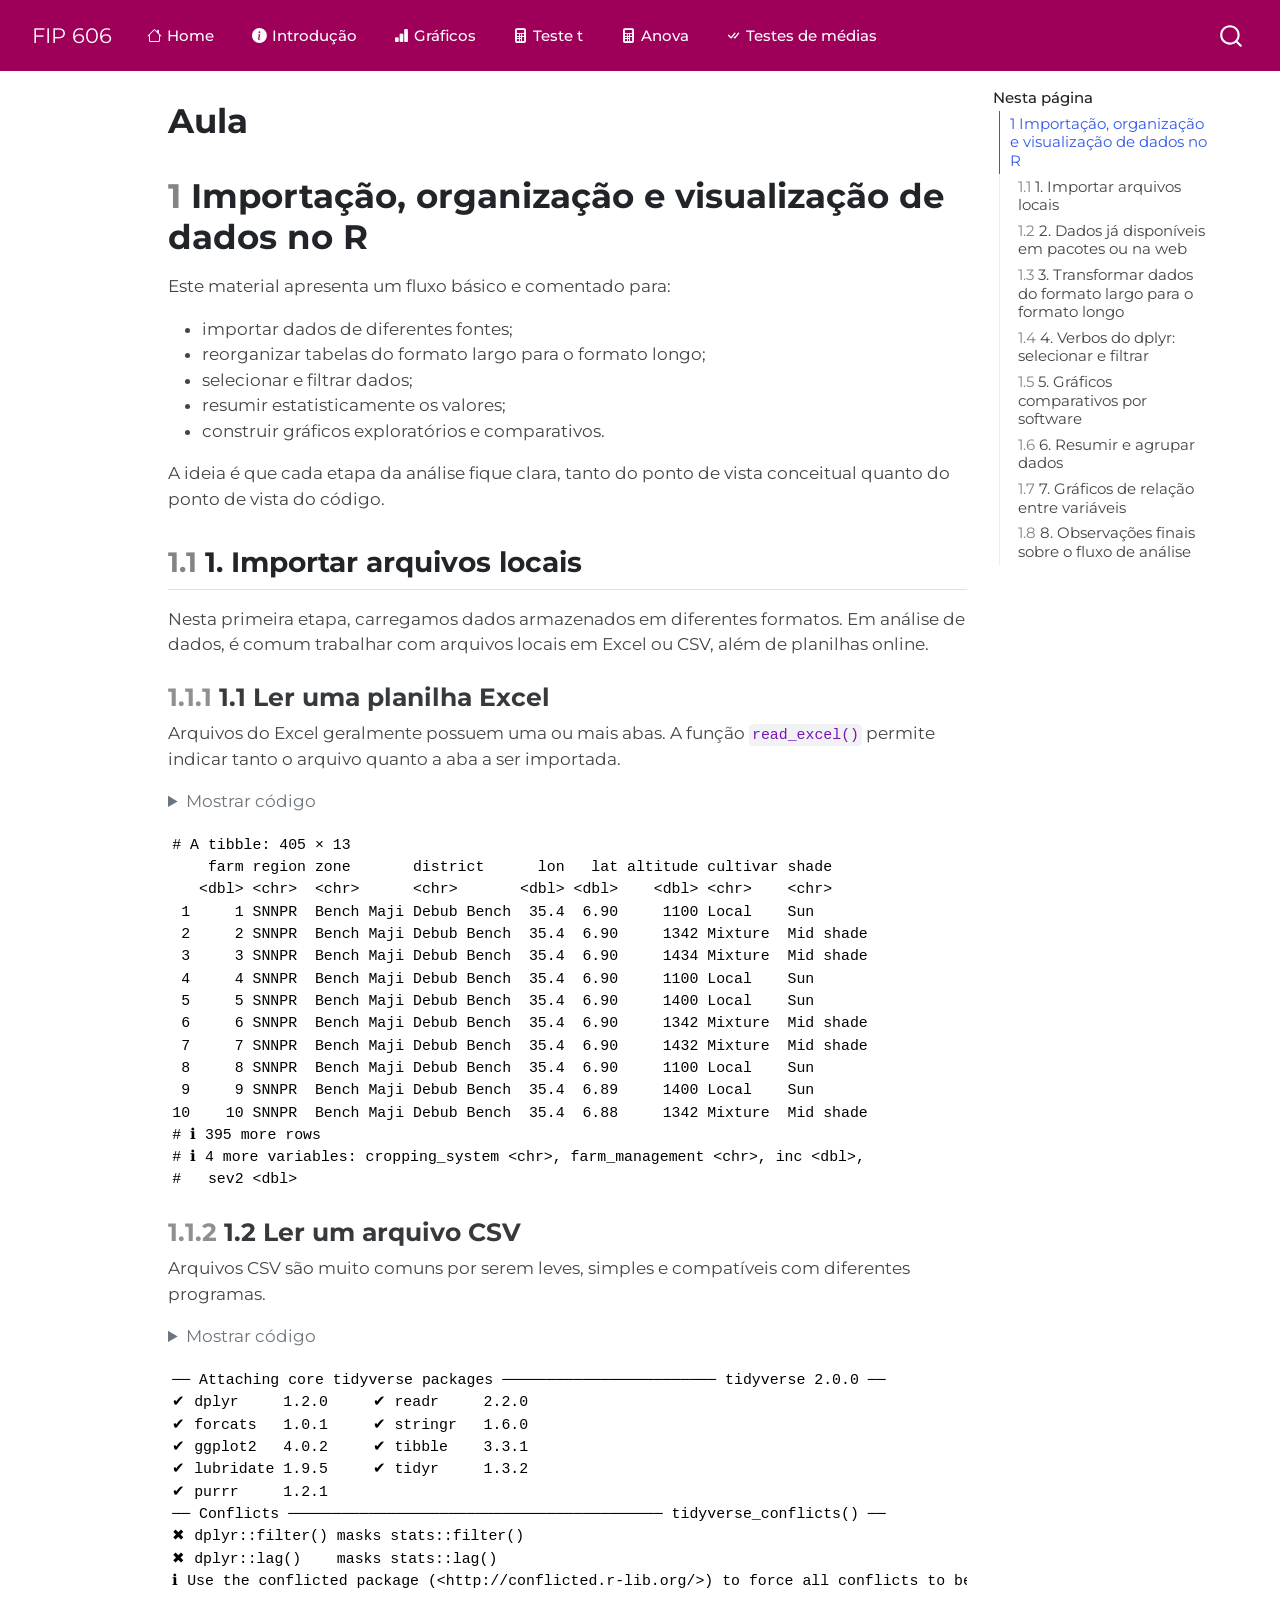
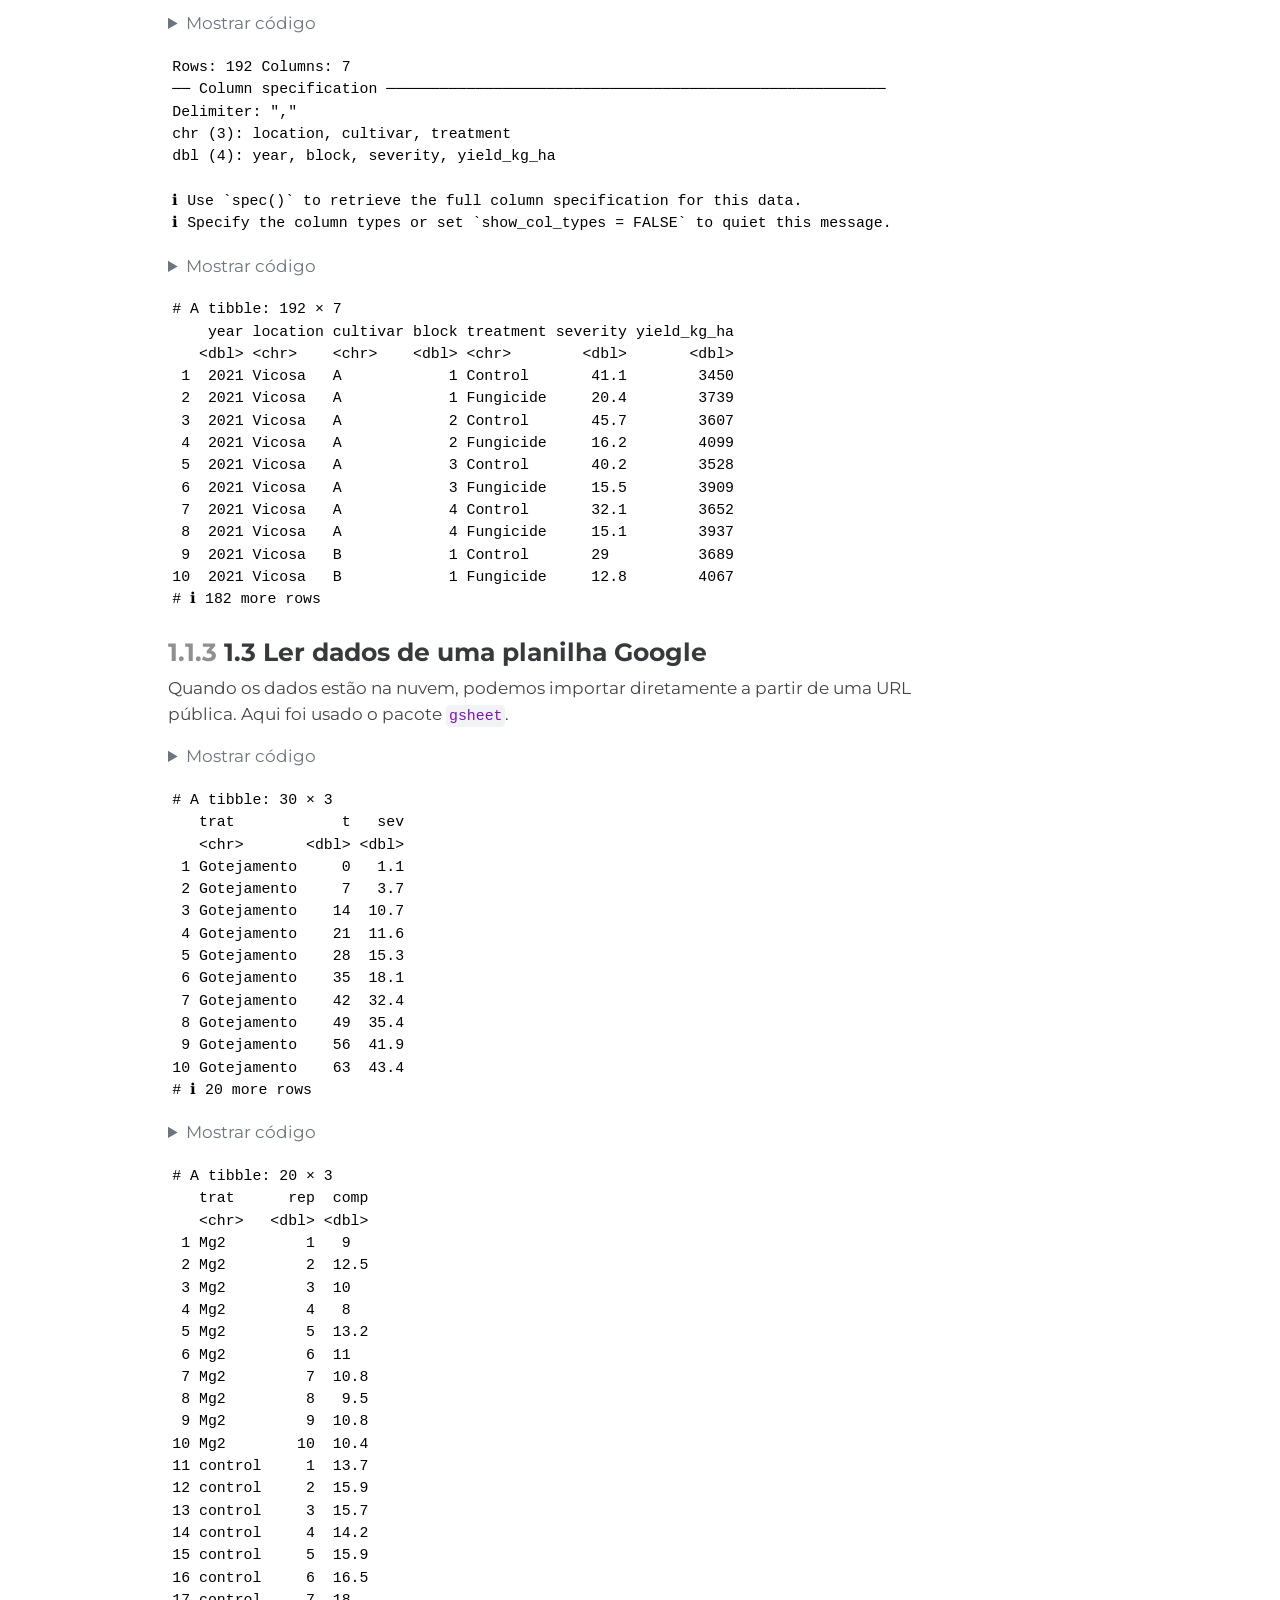
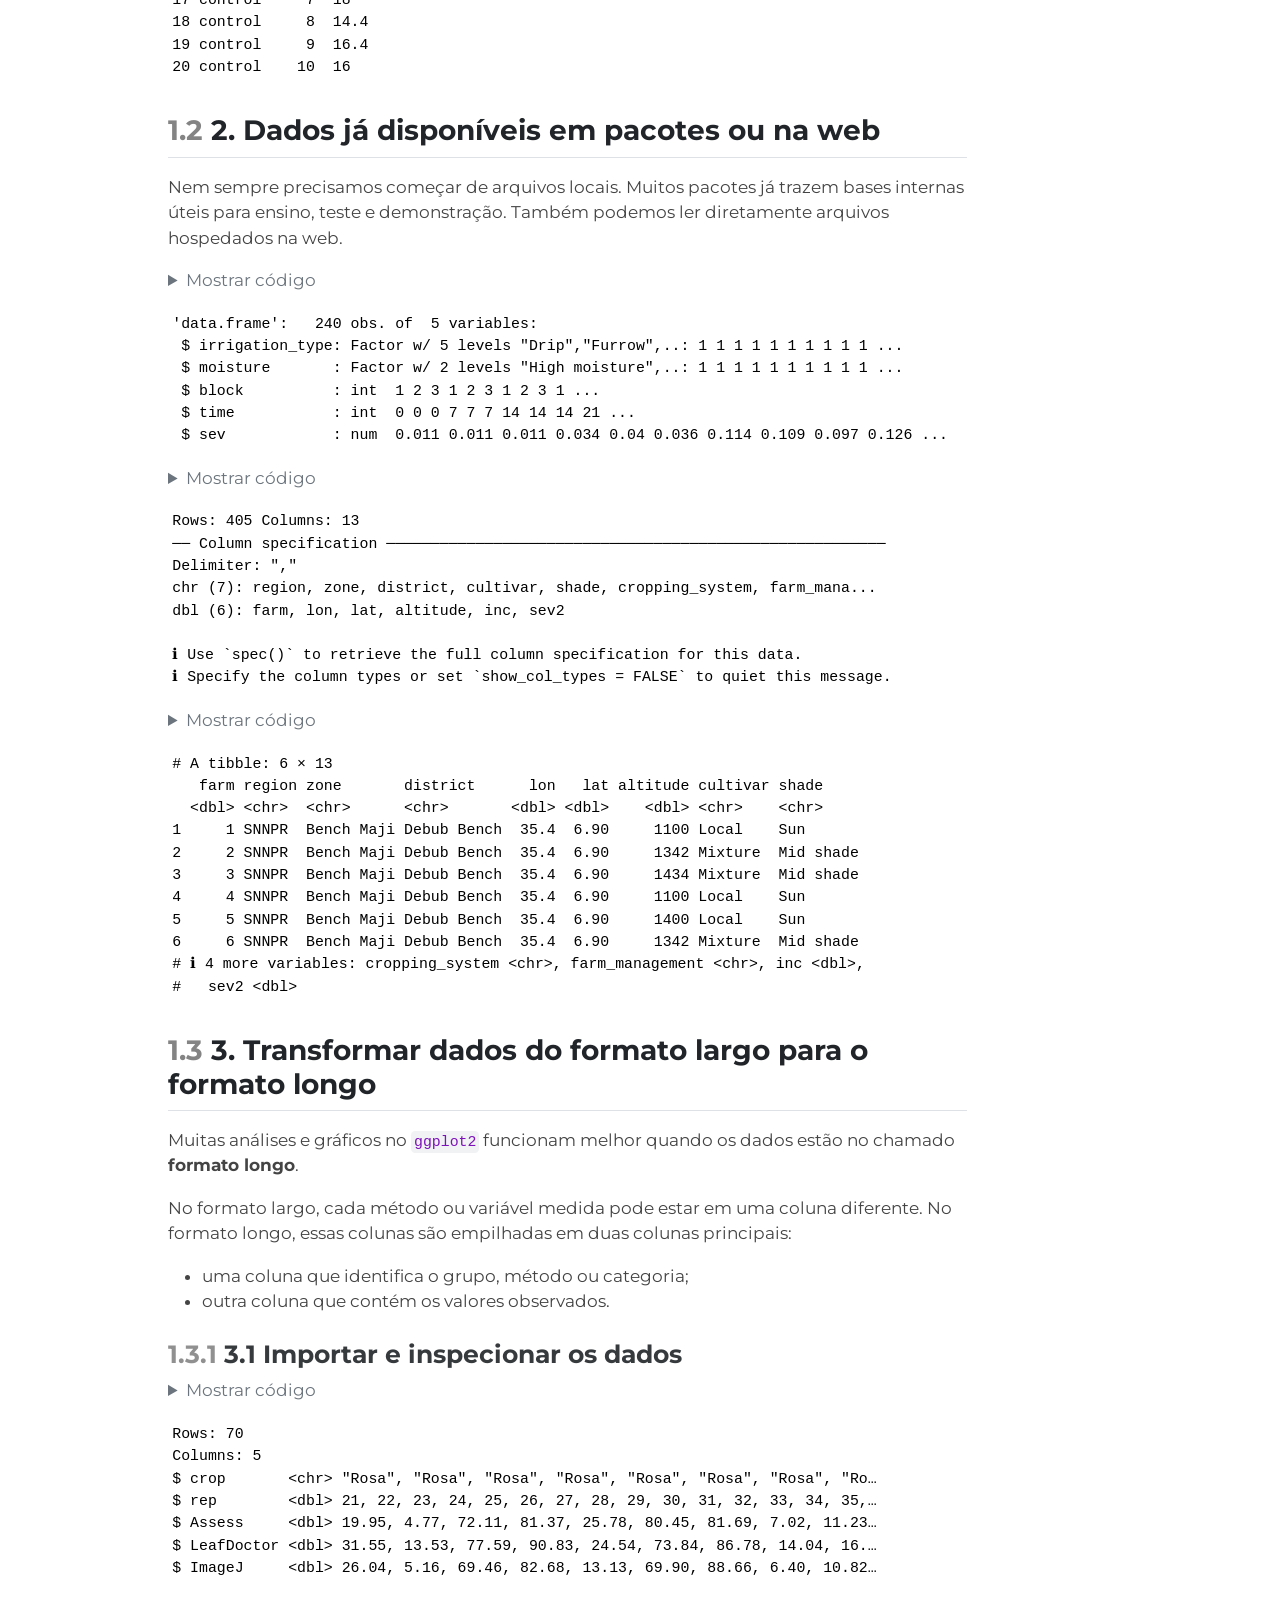
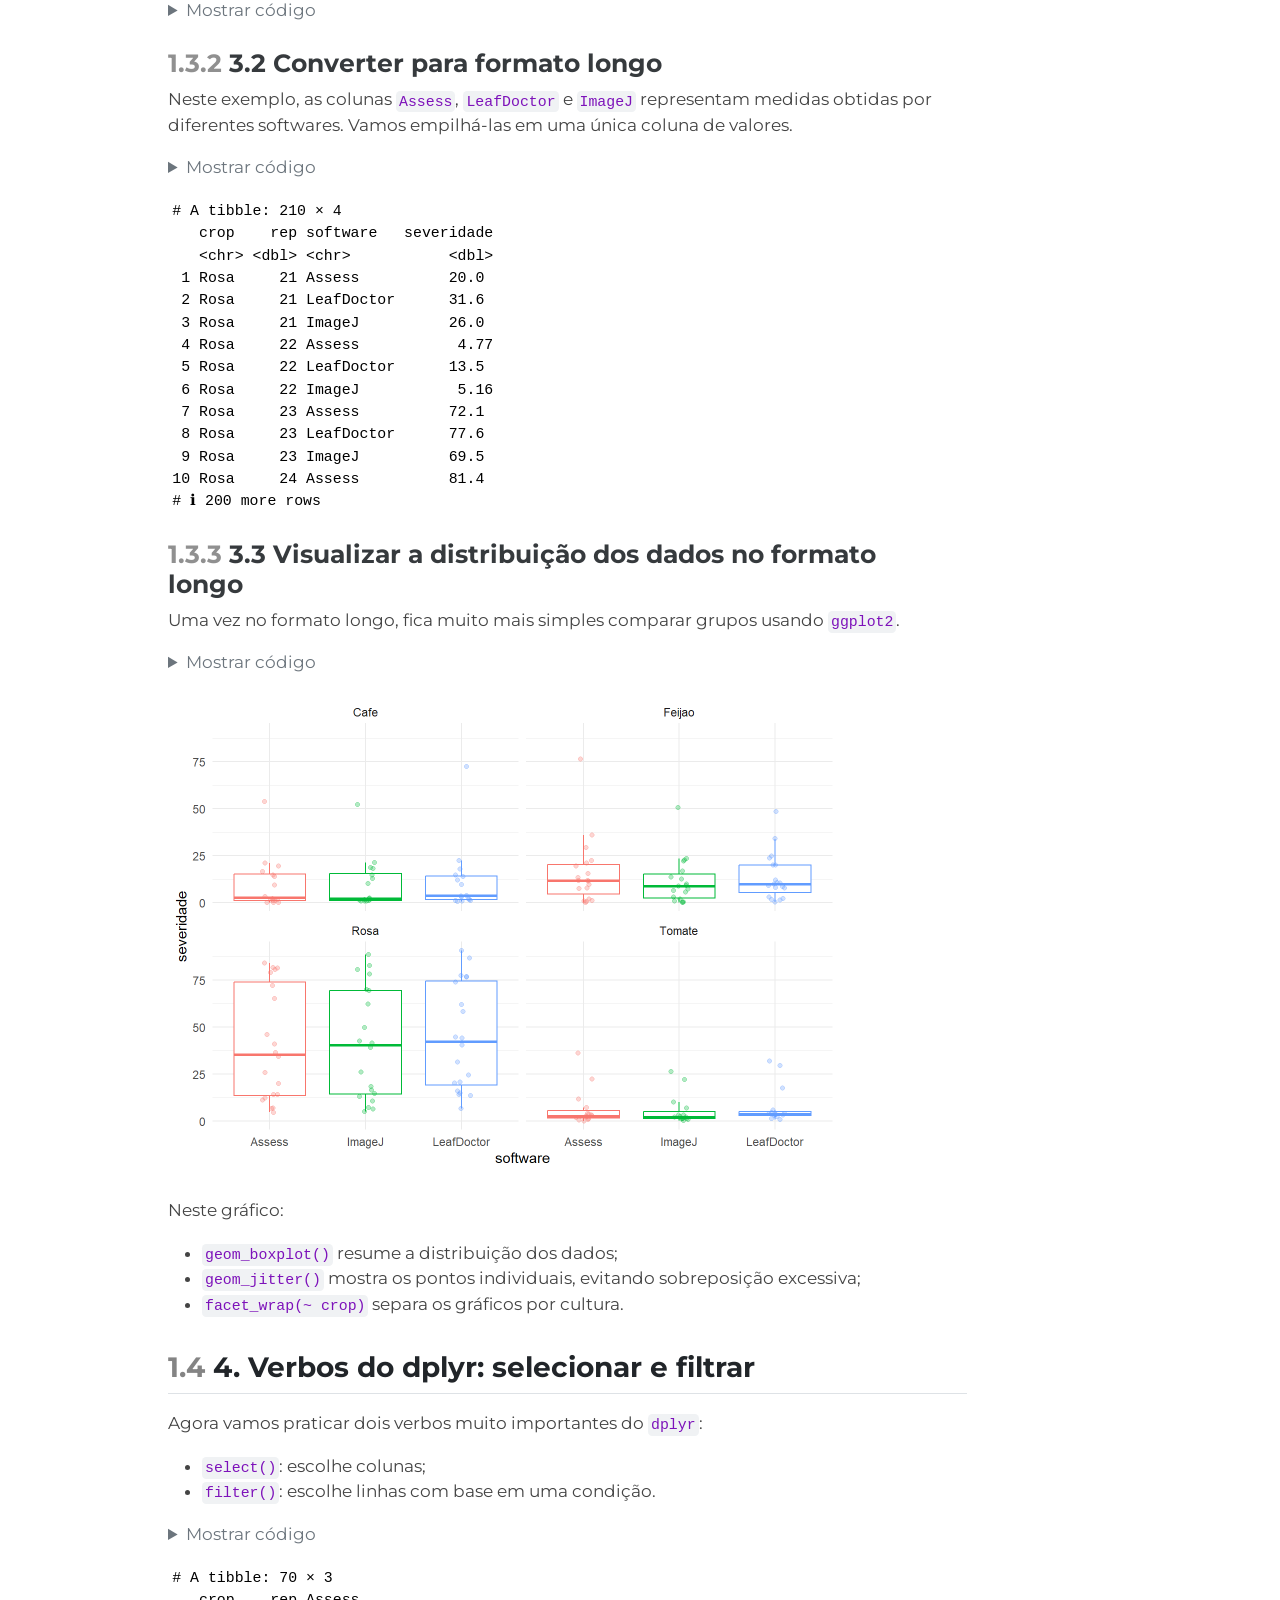
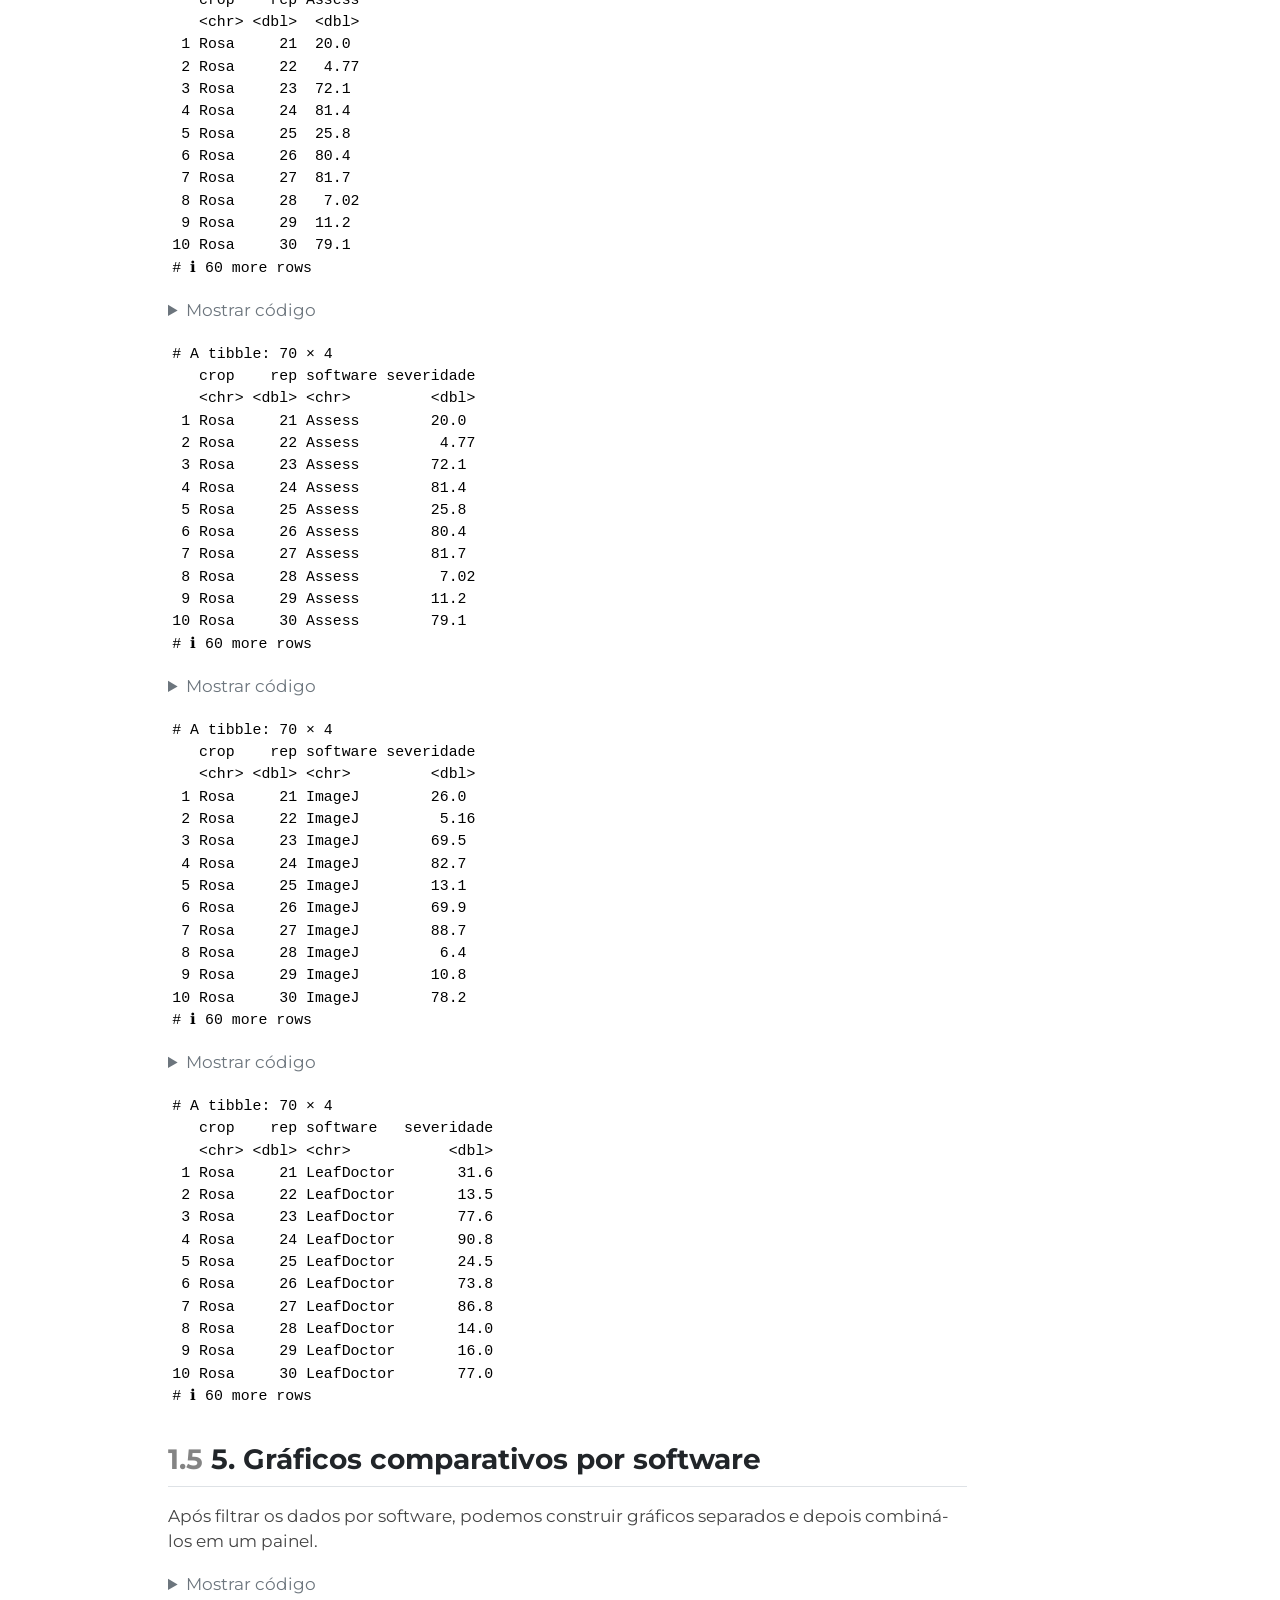
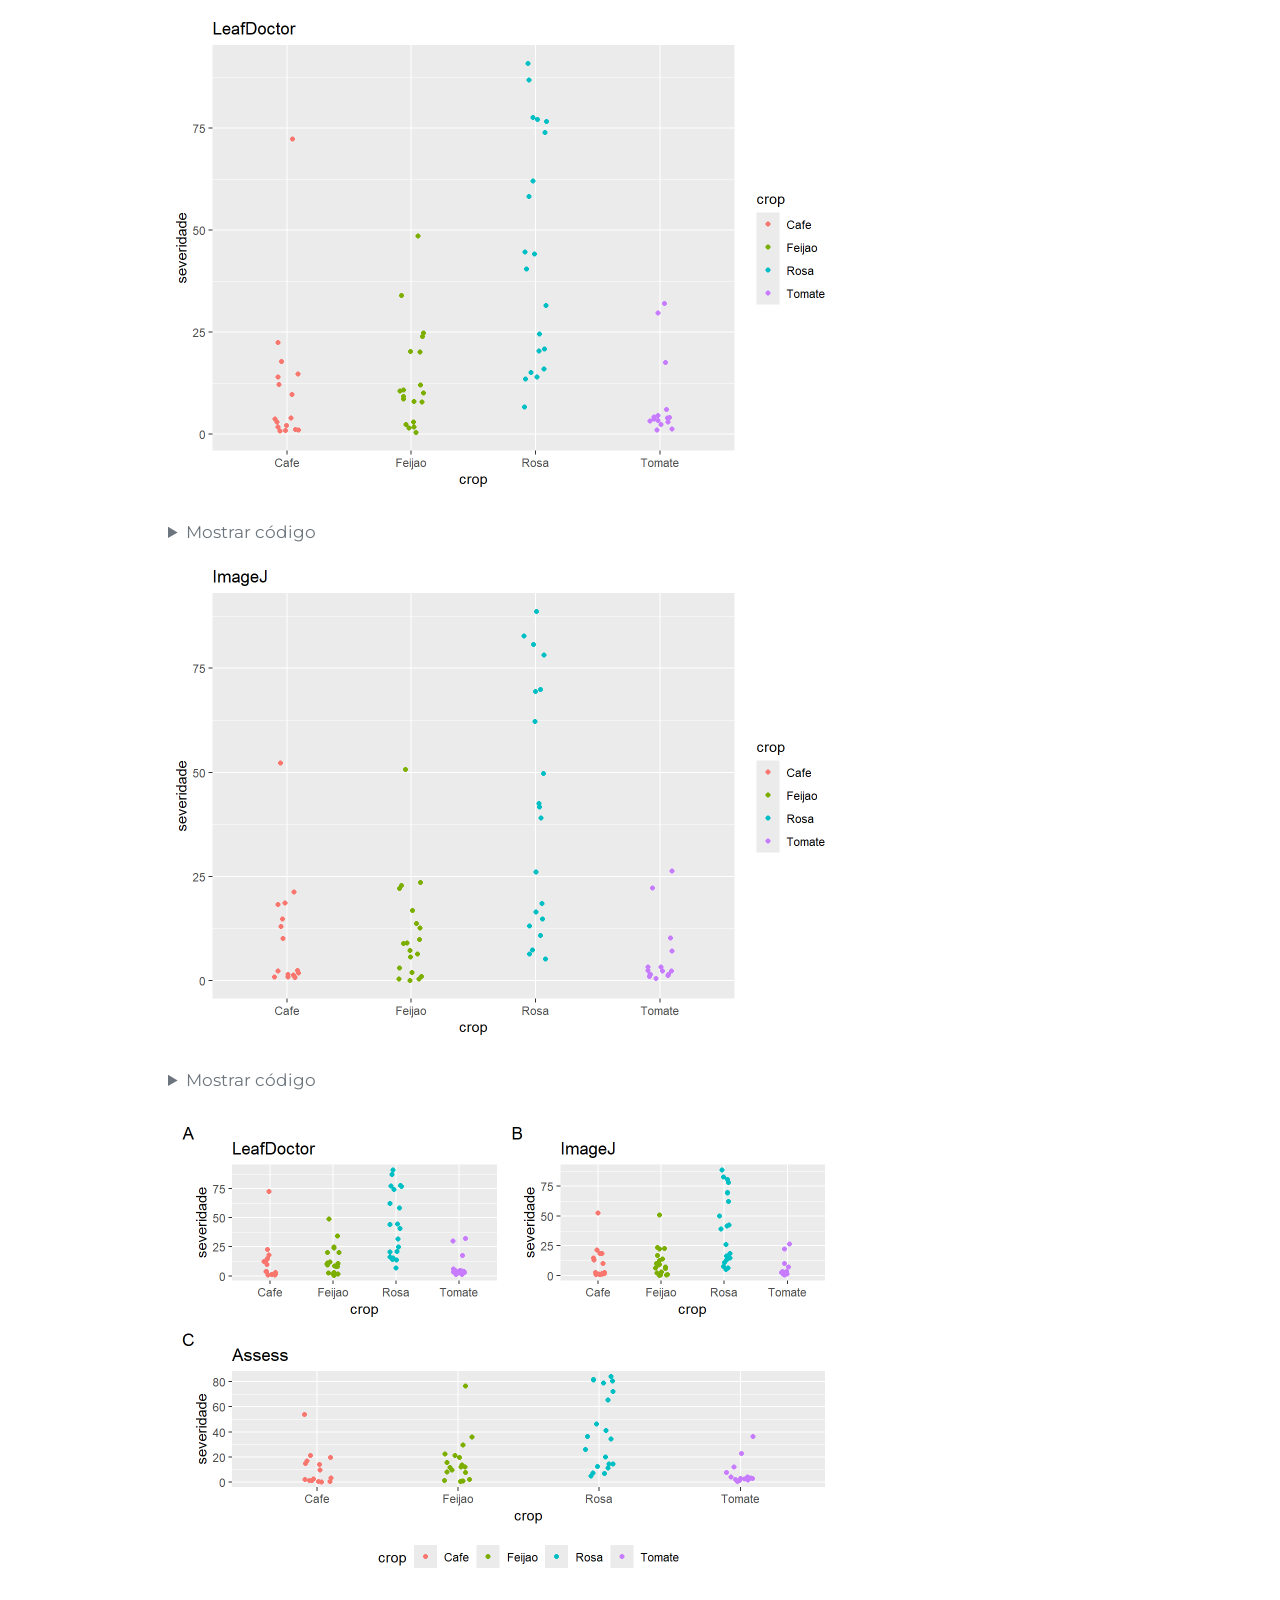
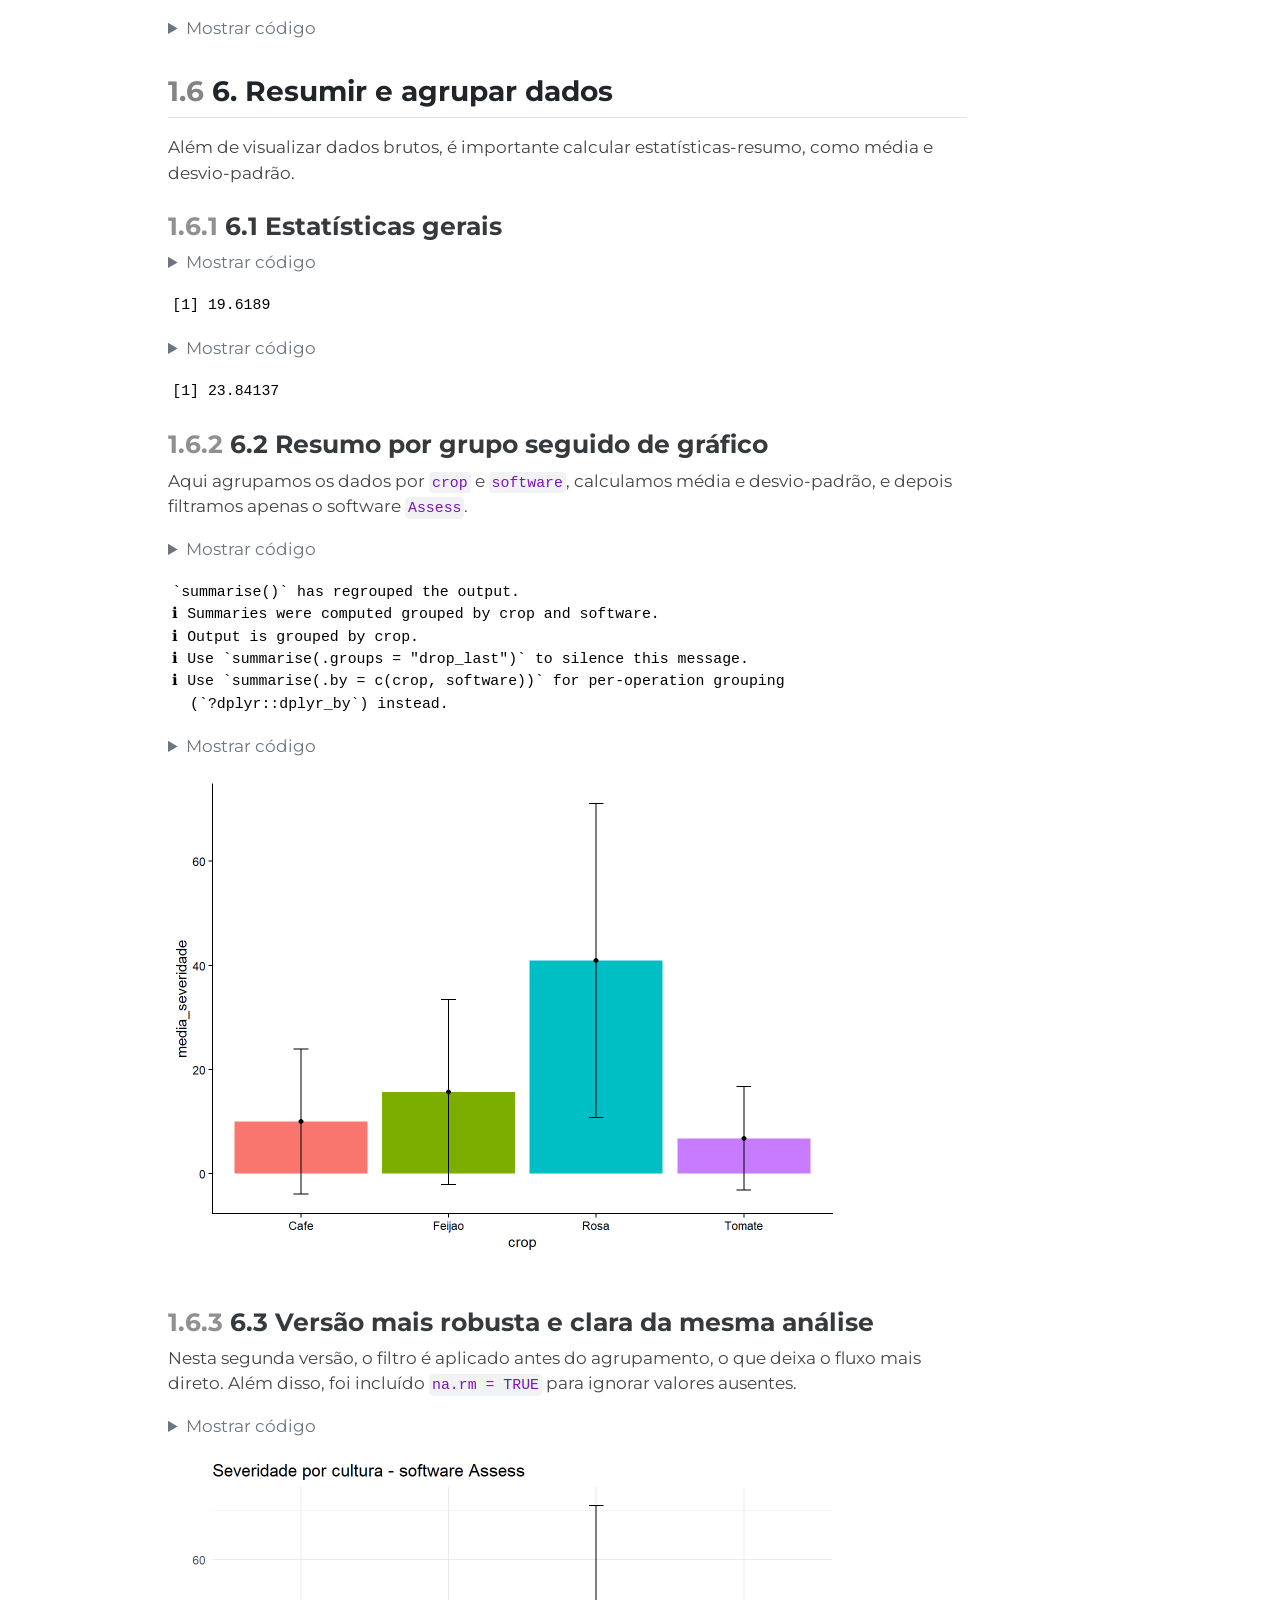
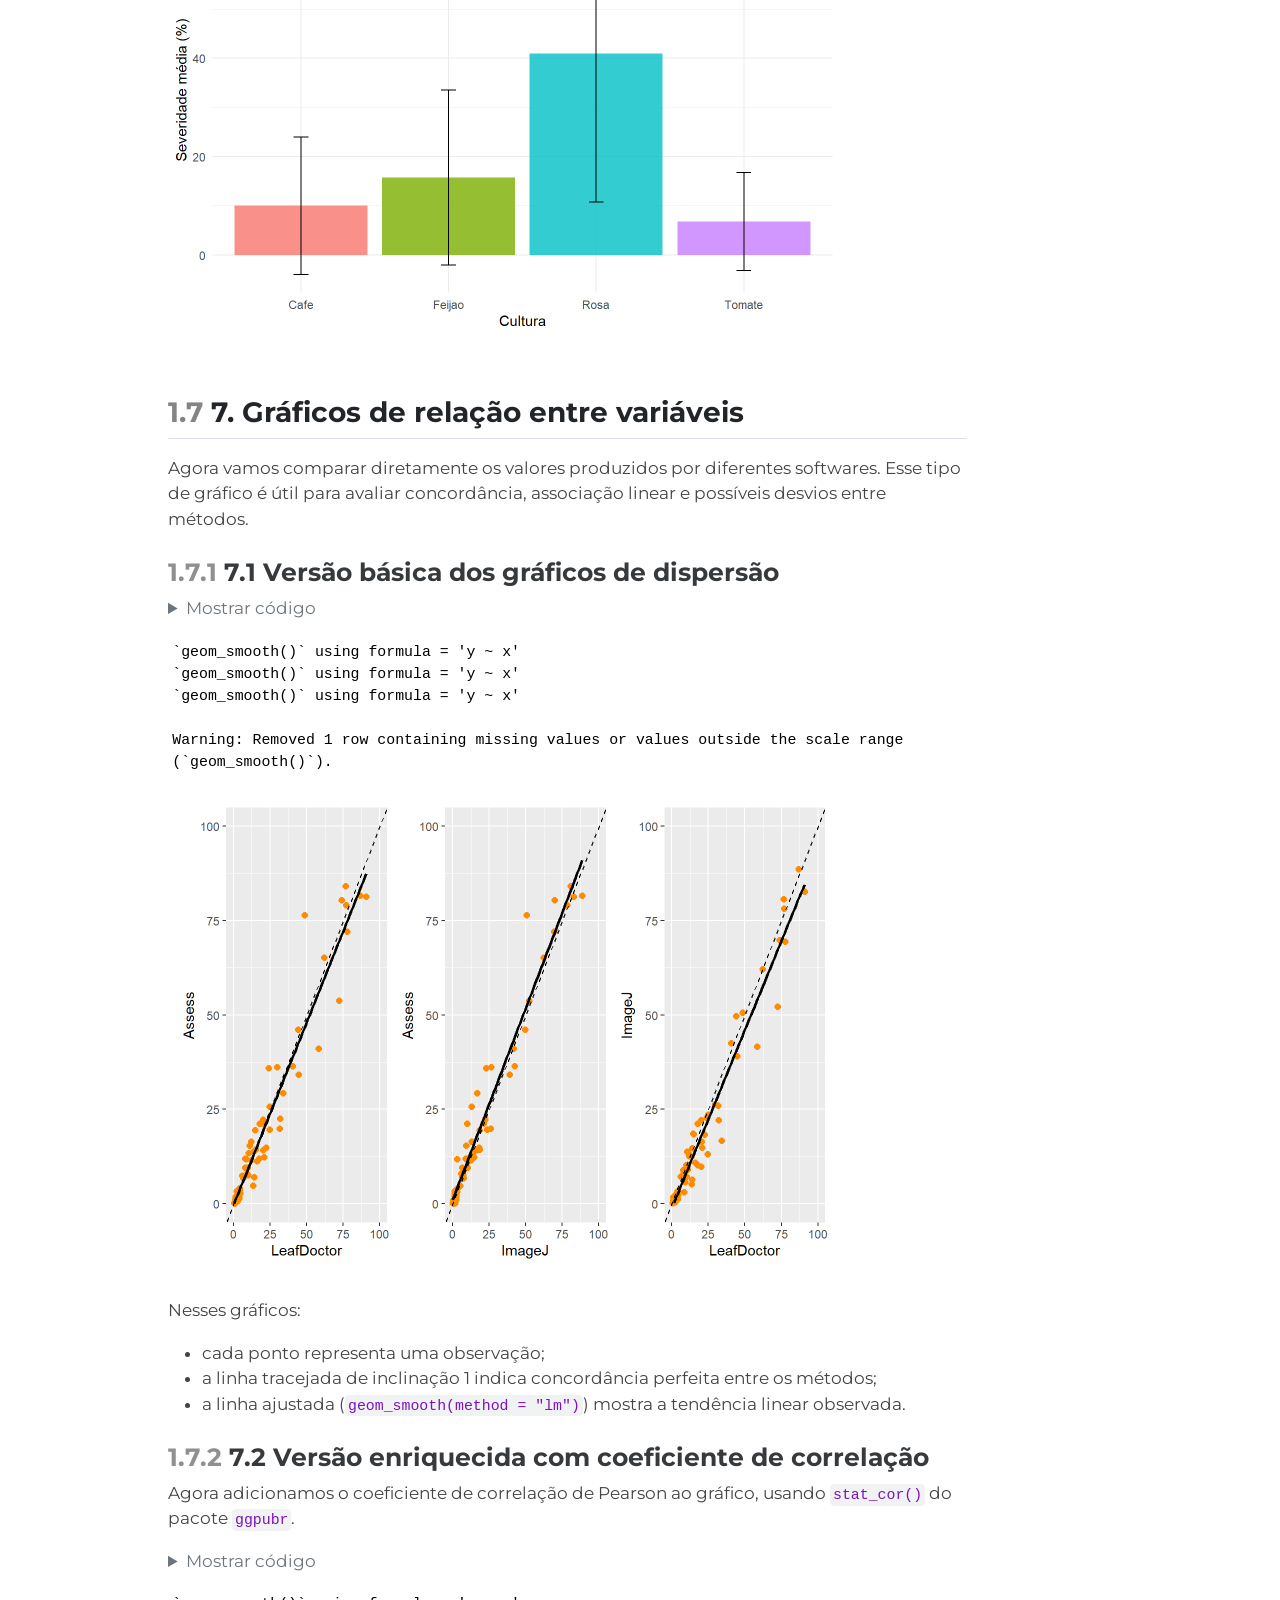
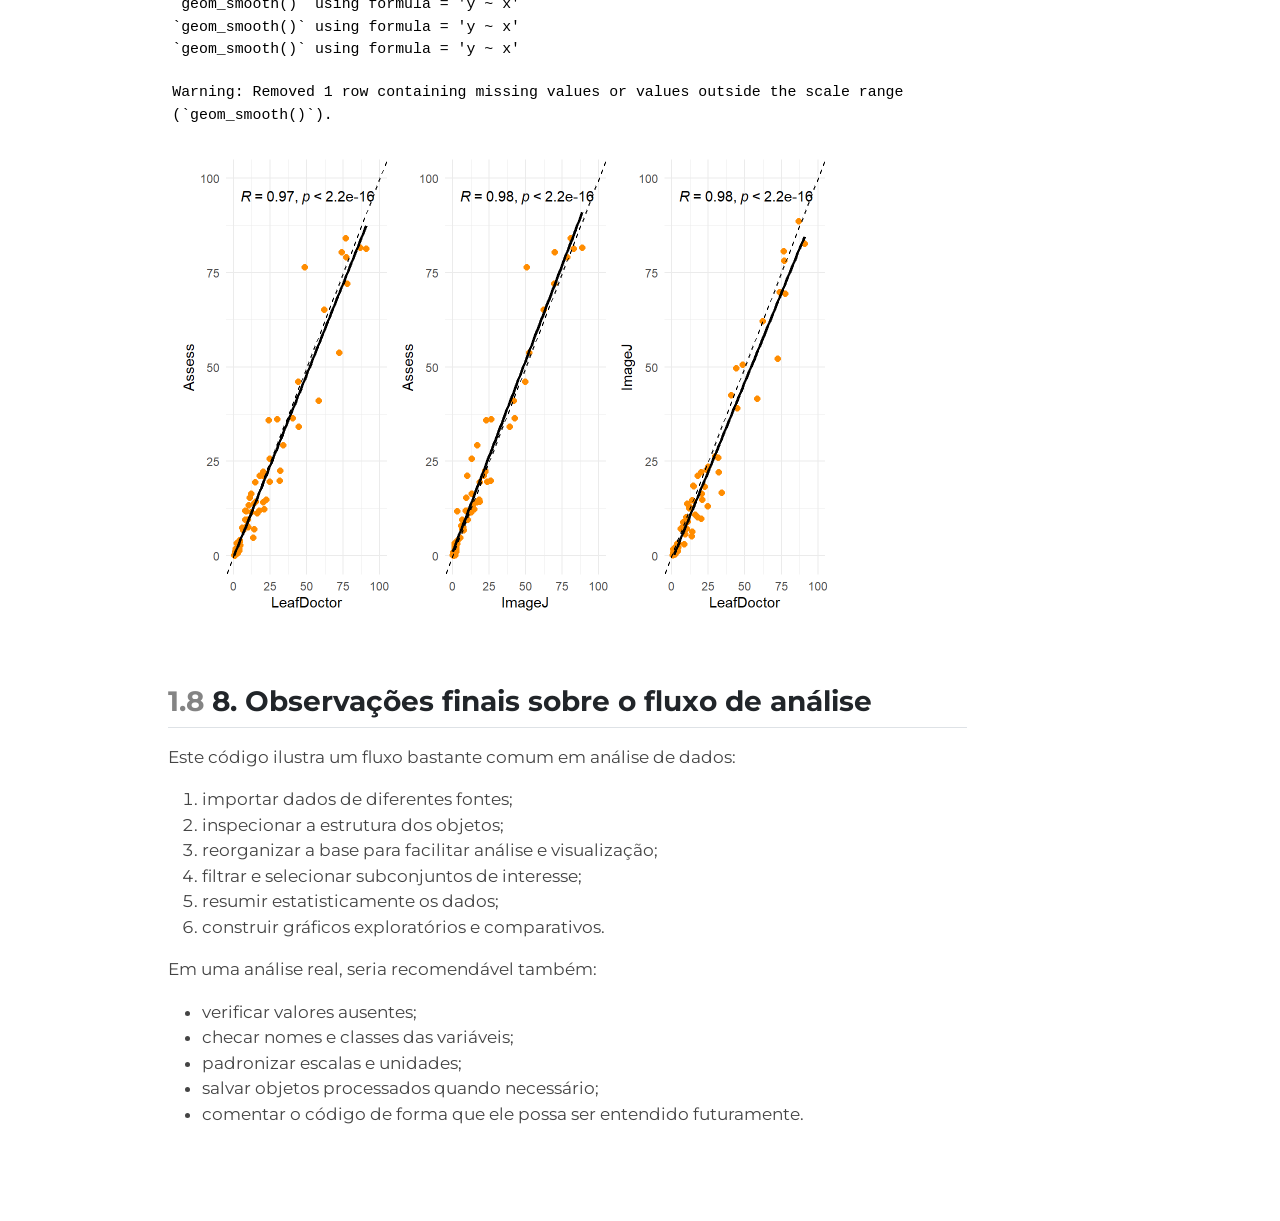
<file: docs/aula2.html>
<!DOCTYPE html>
<html xmlns="http://www.w3.org/1999/xhtml" lang="en" xml:lang="en"><head>

<meta charset="utf-8">
<meta name="generator" content="quarto-1.8.25">

<meta name="viewport" content="width=device-width, initial-scale=1.0, user-scalable=yes">


<title>Aula – FIP 606</title>
<style>
code{white-space: pre-wrap;}
span.smallcaps{font-variant: small-caps;}
div.columns{display: flex; gap: min(4vw, 1.5em);}
div.column{flex: auto; overflow-x: auto;}
div.hanging-indent{margin-left: 1.5em; text-indent: -1.5em;}
ul.task-list{list-style: none;}
ul.task-list li input[type="checkbox"] {
  width: 0.8em;
  margin: 0 0.8em 0.2em -1em; /* quarto-specific, see https://github.com/quarto-dev/quarto-cli/issues/4556 */ 
  vertical-align: middle;
}
/* CSS for syntax highlighting */
html { -webkit-text-size-adjust: 100%; }
pre > code.sourceCode { white-space: pre; position: relative; }
pre > code.sourceCode > span { display: inline-block; line-height: 1.25; }
pre > code.sourceCode > span:empty { height: 1.2em; }
.sourceCode { overflow: visible; }
code.sourceCode > span { color: inherit; text-decoration: inherit; }
div.sourceCode { margin: 1em 0; }
pre.sourceCode { margin: 0; }
@media screen {
div.sourceCode { overflow: auto; }
}
@media print {
pre > code.sourceCode { white-space: pre-wrap; }
pre > code.sourceCode > span { text-indent: -5em; padding-left: 5em; }
}
pre.numberSource code
  { counter-reset: source-line 0; }
pre.numberSource code > span
  { position: relative; left: -4em; counter-increment: source-line; }
pre.numberSource code > span > a:first-child::before
  { content: counter(source-line);
    position: relative; left: -1em; text-align: right; vertical-align: baseline;
    border: none; display: inline-block;
    -webkit-touch-callout: none; -webkit-user-select: none;
    -khtml-user-select: none; -moz-user-select: none;
    -ms-user-select: none; user-select: none;
    padding: 0 4px; width: 4em;
  }
pre.numberSource { margin-left: 3em;  padding-left: 4px; }
div.sourceCode
  {   }
@media screen {
pre > code.sourceCode > span > a:first-child::before { text-decoration: underline; }
}
</style>


<script src="site_libs/quarto-nav/quarto-nav.js"></script>
<script src="site_libs/quarto-nav/headroom.min.js"></script>
<script src="site_libs/clipboard/clipboard.min.js"></script>
<script src="site_libs/quarto-search/autocomplete.umd.js"></script>
<script src="site_libs/quarto-search/fuse.min.js"></script>
<script src="site_libs/quarto-search/quarto-search.js"></script>
<meta name="quarto:offset" content="./">
<script src="site_libs/quarto-html/quarto.js" type="module"></script>
<script src="site_libs/quarto-html/tabsets/tabsets.js" type="module"></script>
<script src="site_libs/quarto-html/axe/axe-check.js" type="module"></script>
<script src="site_libs/quarto-html/popper.min.js"></script>
<script src="site_libs/quarto-html/tippy.umd.min.js"></script>
<script src="site_libs/quarto-html/anchor.min.js"></script>
<link href="site_libs/quarto-html/tippy.css" rel="stylesheet">
<link href="site_libs/quarto-html/quarto-syntax-highlighting-7b89279ff1a6dce999919e0e67d4d9ec.css" rel="stylesheet" id="quarto-text-highlighting-styles">
<script src="site_libs/bootstrap/bootstrap.min.js"></script>
<link href="site_libs/bootstrap/bootstrap-icons.css" rel="stylesheet">
<link href="site_libs/bootstrap/bootstrap-9236a1f64ba61adbbbb0e71a48ad0c39.min.css" rel="stylesheet" append-hash="true" id="quarto-bootstrap" data-mode="light">
<script id="quarto-search-options" type="application/json">{
  "location": "navbar",
  "copy-button": false,
  "collapse-after": 3,
  "panel-placement": "end",
  "type": "overlay",
  "limit": 50,
  "keyboard-shortcut": [
    "f",
    "/",
    "s"
  ],
  "show-item-context": false,
  "language": {
    "search-no-results-text": "No results",
    "search-matching-documents-text": "matching documents",
    "search-copy-link-title": "Copy link to search",
    "search-hide-matches-text": "Hide additional matches",
    "search-more-match-text": "more match in this document",
    "search-more-matches-text": "more matches in this document",
    "search-clear-button-title": "Clear",
    "search-text-placeholder": "",
    "search-detached-cancel-button-title": "Cancel",
    "search-submit-button-title": "Submit",
    "search-label": "Search"
  }
}</script>
<link href="https://fonts.googleapis.com/css2?family=Montserrat:wght@400;700&amp;display=swap" rel="stylesheet">
<style>
.navbar {
  background-color: #9e0059 !important;
}
body {
  font-family: 'Montserrat', sans-serif;
}
h1, h2, h3, h4 {
  font-weight: 700;
}
</style>


</head>

<body class="nav-fixed quarto-light">

<div id="quarto-search-results"></div>
  <header id="quarto-header" class="headroom fixed-top">
    <nav class="navbar navbar-expand-lg " data-bs-theme="dark">
      <div class="navbar-container container-fluid">
      <div class="navbar-brand-container mx-auto">
    <a href="./index.html" class="navbar-brand navbar-brand-logo">
    </a>
    <a class="navbar-brand" href="./index.html">
    <span class="navbar-title">FIP 606</span>
    </a>
  </div>
            <div id="quarto-search" class="" title="Search"></div>
          <button class="navbar-toggler" type="button" data-bs-toggle="collapse" data-bs-target="#navbarCollapse" aria-controls="navbarCollapse" role="menu" aria-expanded="false" aria-label="Toggle navigation" onclick="if (window.quartoToggleHeadroom) { window.quartoToggleHeadroom(); }">
  <span class="navbar-toggler-icon"></span>
</button>
          <div class="collapse navbar-collapse" id="navbarCollapse">
            <ul class="navbar-nav navbar-nav-scroll me-auto">
  <li class="nav-item">
    <a class="nav-link" href="./index.html"> <i class="bi bi-house" role="img">
</i> 
<span class="menu-text">Home</span></a>
  </li>  
  <li class="nav-item">
    <a class="nav-link" href="./aula1.html"> <i class="bi bi-info-circle-fill" role="img">
</i> 
<span class="menu-text">Introdução</span></a>
  </li>  
  <li class="nav-item">
    <a class="nav-link active" href="./aula2.html" aria-current="page"> <i class="bi bi-bar-chart-fill" role="img">
</i> 
<span class="menu-text">Gráficos</span></a>
  </li>  
  <li class="nav-item">
    <a class="nav-link" href="./aula3.html"> <i class="bi bi-calculator-fill" role="img">
</i> 
<span class="menu-text">Teste t</span></a>
  </li>  
  <li class="nav-item">
    <a class="nav-link" href="./aula4.html"> <i class="bi bi-calculator-fill" role="img">
</i> 
<span class="menu-text">Anova</span></a>
  </li>  
  <li class="nav-item">
    <a class="nav-link" href="./aula5.html"> <i class="bi bi-check-all" role="img">
</i> 
<span class="menu-text">Testes de médias</span></a>
  </li>  
</ul>
          </div> <!-- /navcollapse -->
            <div class="quarto-navbar-tools">
</div>
      </div> <!-- /container-fluid -->
    </nav>
</header>
<!-- content -->
<div id="quarto-content" class="quarto-container page-columns page-rows-contents page-layout-article page-navbar">
<!-- sidebar -->
<!-- margin-sidebar -->
    <div id="quarto-margin-sidebar" class="sidebar margin-sidebar">
        <nav id="TOC" role="doc-toc" class="toc-active">
    <h2 id="toc-title">Nesta página</h2>
   
  <ul>
  <li><a href="#importação-organização-e-visualização-de-dados-no-r" id="toc-importação-organização-e-visualização-de-dados-no-r" class="nav-link active" data-scroll-target="#importação-organização-e-visualização-de-dados-no-r"><span class="header-section-number">1</span> Importação, organização e visualização de dados no R</a>
  <ul class="collapse">
  <li><a href="#importar-arquivos-locais" id="toc-importar-arquivos-locais" class="nav-link" data-scroll-target="#importar-arquivos-locais"><span class="header-section-number">1.1</span> 1. Importar arquivos locais</a>
  <ul class="collapse">
  <li><a href="#ler-uma-planilha-excel" id="toc-ler-uma-planilha-excel" class="nav-link" data-scroll-target="#ler-uma-planilha-excel"><span class="header-section-number">1.1.1</span> 1.1 Ler uma planilha Excel</a></li>
  <li><a href="#ler-um-arquivo-csv" id="toc-ler-um-arquivo-csv" class="nav-link" data-scroll-target="#ler-um-arquivo-csv"><span class="header-section-number">1.1.2</span> 1.2 Ler um arquivo CSV</a></li>
  <li><a href="#ler-dados-de-uma-planilha-google" id="toc-ler-dados-de-uma-planilha-google" class="nav-link" data-scroll-target="#ler-dados-de-uma-planilha-google"><span class="header-section-number">1.1.3</span> 1.3 Ler dados de uma planilha Google</a></li>
  </ul></li>
  <li><a href="#dados-já-disponíveis-em-pacotes-ou-na-web" id="toc-dados-já-disponíveis-em-pacotes-ou-na-web" class="nav-link" data-scroll-target="#dados-já-disponíveis-em-pacotes-ou-na-web"><span class="header-section-number">1.2</span> 2. Dados já disponíveis em pacotes ou na web</a></li>
  <li><a href="#transformar-dados-do-formato-largo-para-o-formato-longo" id="toc-transformar-dados-do-formato-largo-para-o-formato-longo" class="nav-link" data-scroll-target="#transformar-dados-do-formato-largo-para-o-formato-longo"><span class="header-section-number">1.3</span> 3. Transformar dados do formato largo para o formato longo</a>
  <ul class="collapse">
  <li><a href="#importar-e-inspecionar-os-dados" id="toc-importar-e-inspecionar-os-dados" class="nav-link" data-scroll-target="#importar-e-inspecionar-os-dados"><span class="header-section-number">1.3.1</span> 3.1 Importar e inspecionar os dados</a></li>
  <li><a href="#converter-para-formato-longo" id="toc-converter-para-formato-longo" class="nav-link" data-scroll-target="#converter-para-formato-longo"><span class="header-section-number">1.3.2</span> 3.2 Converter para formato longo</a></li>
  <li><a href="#visualizar-a-distribuição-dos-dados-no-formato-longo" id="toc-visualizar-a-distribuição-dos-dados-no-formato-longo" class="nav-link" data-scroll-target="#visualizar-a-distribuição-dos-dados-no-formato-longo"><span class="header-section-number">1.3.3</span> 3.3 Visualizar a distribuição dos dados no formato longo</a></li>
  </ul></li>
  <li><a href="#verbos-do-dplyr-selecionar-e-filtrar" id="toc-verbos-do-dplyr-selecionar-e-filtrar" class="nav-link" data-scroll-target="#verbos-do-dplyr-selecionar-e-filtrar"><span class="header-section-number">1.4</span> 4. Verbos do dplyr: selecionar e filtrar</a></li>
  <li><a href="#gráficos-comparativos-por-software" id="toc-gráficos-comparativos-por-software" class="nav-link" data-scroll-target="#gráficos-comparativos-por-software"><span class="header-section-number">1.5</span> 5. Gráficos comparativos por software</a></li>
  <li><a href="#resumir-e-agrupar-dados" id="toc-resumir-e-agrupar-dados" class="nav-link" data-scroll-target="#resumir-e-agrupar-dados"><span class="header-section-number">1.6</span> 6. Resumir e agrupar dados</a>
  <ul class="collapse">
  <li><a href="#estatísticas-gerais" id="toc-estatísticas-gerais" class="nav-link" data-scroll-target="#estatísticas-gerais"><span class="header-section-number">1.6.1</span> 6.1 Estatísticas gerais</a></li>
  <li><a href="#resumo-por-grupo-seguido-de-gráfico" id="toc-resumo-por-grupo-seguido-de-gráfico" class="nav-link" data-scroll-target="#resumo-por-grupo-seguido-de-gráfico"><span class="header-section-number">1.6.2</span> 6.2 Resumo por grupo seguido de gráfico</a></li>
  <li><a href="#versão-mais-robusta-e-clara-da-mesma-análise" id="toc-versão-mais-robusta-e-clara-da-mesma-análise" class="nav-link" data-scroll-target="#versão-mais-robusta-e-clara-da-mesma-análise"><span class="header-section-number">1.6.3</span> 6.3 Versão mais robusta e clara da mesma análise</a></li>
  </ul></li>
  <li><a href="#gráficos-de-relação-entre-variáveis" id="toc-gráficos-de-relação-entre-variáveis" class="nav-link" data-scroll-target="#gráficos-de-relação-entre-variáveis"><span class="header-section-number">1.7</span> 7. Gráficos de relação entre variáveis</a>
  <ul class="collapse">
  <li><a href="#versão-básica-dos-gráficos-de-dispersão" id="toc-versão-básica-dos-gráficos-de-dispersão" class="nav-link" data-scroll-target="#versão-básica-dos-gráficos-de-dispersão"><span class="header-section-number">1.7.1</span> 7.1 Versão básica dos gráficos de dispersão</a></li>
  <li><a href="#versão-enriquecida-com-coeficiente-de-correlação" id="toc-versão-enriquecida-com-coeficiente-de-correlação" class="nav-link" data-scroll-target="#versão-enriquecida-com-coeficiente-de-correlação"><span class="header-section-number">1.7.2</span> 7.2 Versão enriquecida com coeficiente de correlação</a></li>
  </ul></li>
  <li><a href="#observações-finais-sobre-o-fluxo-de-análise" id="toc-observações-finais-sobre-o-fluxo-de-análise" class="nav-link" data-scroll-target="#observações-finais-sobre-o-fluxo-de-análise"><span class="header-section-number">1.8</span> 8. Observações finais sobre o fluxo de análise</a></li>
  </ul></li>
  </ul>
</nav>
    </div>
<!-- main -->
<main class="content" id="quarto-document-content">

<header id="title-block-header" class="quarto-title-block default">
<div class="quarto-title">
<h1 class="title">Aula</h1>
</div>



<div class="quarto-title-meta">

    
  
    
  </div>
  


</header>


<section id="importação-organização-e-visualização-de-dados-no-r" class="level1" data-number="1">
<h1 data-number="1"><span class="header-section-number">1</span> Importação, organização e visualização de dados no R</h1>
<p>Este material apresenta um fluxo básico e comentado para:</p>
<ul>
<li>importar dados de diferentes fontes;</li>
<li>reorganizar tabelas do formato largo para o formato longo;</li>
<li>selecionar e filtrar dados;</li>
<li>resumir estatisticamente os valores;</li>
<li>construir gráficos exploratórios e comparativos.</li>
</ul>
<p>A ideia é que cada etapa da análise fique clara, tanto do ponto de vista conceitual quanto do ponto de vista do código.</p>
<section id="importar-arquivos-locais" class="level2" data-number="1.1">
<h2 data-number="1.1" class="anchored" data-anchor-id="importar-arquivos-locais"><span class="header-section-number">1.1</span> 1. Importar arquivos locais</h2>
<p>Nesta primeira etapa, carregamos dados armazenados em diferentes formatos. Em análise de dados, é comum trabalhar com arquivos locais em Excel ou CSV, além de planilhas online.</p>
<section id="ler-uma-planilha-excel" class="level3" data-number="1.1.1">
<h3 data-number="1.1.1" class="anchored" data-anchor-id="ler-uma-planilha-excel"><span class="header-section-number">1.1.1</span> 1.1 Ler uma planilha Excel</h3>
<p>Arquivos do Excel geralmente possuem uma ou mais abas. A função <code>read_excel()</code> permite indicar tanto o arquivo quanto a aba a ser importada.</p>
<div class="cell">
<details class="code-fold">
<summary>Mostrar código</summary>
<div class="code-copy-outer-scaffold"><div class="sourceCode cell-code" id="cb1"><pre class="sourceCode r code-with-copy"><code class="sourceCode r"><span id="cb1-1"><a href="#cb1-1" aria-hidden="true" tabindex="-1"></a><span class="co"># Carrega o pacote readxl, usado para ler arquivos .xls e .xlsx</span></span>
<span id="cb1-2"><a href="#cb1-2" aria-hidden="true" tabindex="-1"></a><span class="fu">library</span>(readxl)</span>
<span id="cb1-3"><a href="#cb1-3" aria-hidden="true" tabindex="-1"></a></span>
<span id="cb1-4"><a href="#cb1-4" aria-hidden="true" tabindex="-1"></a><span class="co"># Importa a aba "coffee rust" do arquivo Excel local</span></span>
<span id="cb1-5"><a href="#cb1-5" aria-hidden="true" tabindex="-1"></a>meudado <span class="ot">&lt;-</span> <span class="fu">read_excel</span>(</span>
<span id="cb1-6"><a href="#cb1-6" aria-hidden="true" tabindex="-1"></a>  <span class="st">"dados_diversos.xlsx"</span>,</span>
<span id="cb1-7"><a href="#cb1-7" aria-hidden="true" tabindex="-1"></a>  <span class="at">sheet =</span> <span class="st">"coffee rust"</span></span>
<span id="cb1-8"><a href="#cb1-8" aria-hidden="true" tabindex="-1"></a>)</span>
<span id="cb1-9"><a href="#cb1-9" aria-hidden="true" tabindex="-1"></a></span>
<span id="cb1-10"><a href="#cb1-10" aria-hidden="true" tabindex="-1"></a><span class="co"># Exibe o objeto importado</span></span>
<span id="cb1-11"><a href="#cb1-11" aria-hidden="true" tabindex="-1"></a>meudado</span></code></pre></div><button title="Copy to Clipboard" class="code-copy-button"><i class="bi"></i></button></div>
</details>
<div class="cell-output cell-output-stdout">
<pre><code># A tibble: 405 × 13
    farm region zone       district      lon   lat altitude cultivar shade    
   &lt;dbl&gt; &lt;chr&gt;  &lt;chr&gt;      &lt;chr&gt;       &lt;dbl&gt; &lt;dbl&gt;    &lt;dbl&gt; &lt;chr&gt;    &lt;chr&gt;    
 1     1 SNNPR  Bench Maji Debub Bench  35.4  6.90     1100 Local    Sun      
 2     2 SNNPR  Bench Maji Debub Bench  35.4  6.90     1342 Mixture  Mid shade
 3     3 SNNPR  Bench Maji Debub Bench  35.4  6.90     1434 Mixture  Mid shade
 4     4 SNNPR  Bench Maji Debub Bench  35.4  6.90     1100 Local    Sun      
 5     5 SNNPR  Bench Maji Debub Bench  35.4  6.90     1400 Local    Sun      
 6     6 SNNPR  Bench Maji Debub Bench  35.4  6.90     1342 Mixture  Mid shade
 7     7 SNNPR  Bench Maji Debub Bench  35.4  6.90     1432 Mixture  Mid shade
 8     8 SNNPR  Bench Maji Debub Bench  35.4  6.90     1100 Local    Sun      
 9     9 SNNPR  Bench Maji Debub Bench  35.4  6.89     1400 Local    Sun      
10    10 SNNPR  Bench Maji Debub Bench  35.4  6.88     1342 Mixture  Mid shade
# ℹ 395 more rows
# ℹ 4 more variables: cropping_system &lt;chr&gt;, farm_management &lt;chr&gt;, inc &lt;dbl&gt;,
#   sev2 &lt;dbl&gt;</code></pre>
</div>
</div>
</section>
<section id="ler-um-arquivo-csv" class="level3" data-number="1.1.2">
<h3 data-number="1.1.2" class="anchored" data-anchor-id="ler-um-arquivo-csv"><span class="header-section-number">1.1.2</span> 1.2 Ler um arquivo CSV</h3>
<p>Arquivos CSV são muito comuns por serem leves, simples e compatíveis com diferentes programas.</p>
<div class="cell">
<details class="code-fold">
<summary>Mostrar código</summary>
<div class="code-copy-outer-scaffold"><div class="sourceCode cell-code" id="cb3"><pre class="sourceCode r code-with-copy"><code class="sourceCode r"><span id="cb3-1"><a href="#cb3-1" aria-hidden="true" tabindex="-1"></a><span class="co"># Carrega o tidyverse, que inclui readr, dplyr, ggplot2, tidyr etc.</span></span>
<span id="cb3-2"><a href="#cb3-2" aria-hidden="true" tabindex="-1"></a><span class="fu">library</span>(tidyverse)</span></code></pre></div><button title="Copy to Clipboard" class="code-copy-button"><i class="bi"></i></button></div>
</details>
<div class="cell-output cell-output-stderr">
<pre><code>── Attaching core tidyverse packages ──────────────────────── tidyverse 2.0.0 ──
✔ dplyr     1.2.0     ✔ readr     2.2.0
✔ forcats   1.0.1     ✔ stringr   1.6.0
✔ ggplot2   4.0.2     ✔ tibble    3.3.1
✔ lubridate 1.9.5     ✔ tidyr     1.3.2
✔ purrr     1.2.1     
── Conflicts ────────────────────────────────────────── tidyverse_conflicts() ──
✖ dplyr::filter() masks stats::filter()
✖ dplyr::lag()    masks stats::lag()
ℹ Use the conflicted package (&lt;http://conflicted.r-lib.org/&gt;) to force all conflicts to become errors</code></pre>
</div>
<details class="code-fold">
<summary>Mostrar código</summary>
<div class="code-copy-outer-scaffold"><div class="sourceCode cell-code" id="cb5"><pre class="sourceCode r code-with-copy"><code class="sourceCode r"><span id="cb5-1"><a href="#cb5-1" aria-hidden="true" tabindex="-1"></a><span class="co"># Importa um arquivo CSV local</span></span>
<span id="cb5-2"><a href="#cb5-2" aria-hidden="true" tabindex="-1"></a>meucsv <span class="ot">&lt;-</span> <span class="fu">read_csv</span>(<span class="st">"experimento.csv"</span>)</span></code></pre></div><button title="Copy to Clipboard" class="code-copy-button"><i class="bi"></i></button></div>
</details>
<div class="cell-output cell-output-stderr">
<pre><code>Rows: 192 Columns: 7
── Column specification ────────────────────────────────────────────────────────
Delimiter: ","
chr (3): location, cultivar, treatment
dbl (4): year, block, severity, yield_kg_ha

ℹ Use `spec()` to retrieve the full column specification for this data.
ℹ Specify the column types or set `show_col_types = FALSE` to quiet this message.</code></pre>
</div>
<details class="code-fold">
<summary>Mostrar código</summary>
<div class="code-copy-outer-scaffold"><div class="sourceCode cell-code" id="cb7"><pre class="sourceCode r code-with-copy"><code class="sourceCode r"><span id="cb7-1"><a href="#cb7-1" aria-hidden="true" tabindex="-1"></a><span class="co"># Exibe os dados importados</span></span>
<span id="cb7-2"><a href="#cb7-2" aria-hidden="true" tabindex="-1"></a>meucsv</span></code></pre></div><button title="Copy to Clipboard" class="code-copy-button"><i class="bi"></i></button></div>
</details>
<div class="cell-output cell-output-stdout">
<pre><code># A tibble: 192 × 7
    year location cultivar block treatment severity yield_kg_ha
   &lt;dbl&gt; &lt;chr&gt;    &lt;chr&gt;    &lt;dbl&gt; &lt;chr&gt;        &lt;dbl&gt;       &lt;dbl&gt;
 1  2021 Vicosa   A            1 Control       41.1        3450
 2  2021 Vicosa   A            1 Fungicide     20.4        3739
 3  2021 Vicosa   A            2 Control       45.7        3607
 4  2021 Vicosa   A            2 Fungicide     16.2        4099
 5  2021 Vicosa   A            3 Control       40.2        3528
 6  2021 Vicosa   A            3 Fungicide     15.5        3909
 7  2021 Vicosa   A            4 Control       32.1        3652
 8  2021 Vicosa   A            4 Fungicide     15.1        3937
 9  2021 Vicosa   B            1 Control       29          3689
10  2021 Vicosa   B            1 Fungicide     12.8        4067
# ℹ 182 more rows</code></pre>
</div>
</div>
</section>
<section id="ler-dados-de-uma-planilha-google" class="level3" data-number="1.1.3">
<h3 data-number="1.1.3" class="anchored" data-anchor-id="ler-dados-de-uma-planilha-google"><span class="header-section-number">1.1.3</span> 1.3 Ler dados de uma planilha Google</h3>
<p>Quando os dados estão na nuvem, podemos importar diretamente a partir de uma URL pública. Aqui foi usado o pacote <code>gsheet</code>.</p>
<div class="cell">
<details class="code-fold">
<summary>Mostrar código</summary>
<div class="code-copy-outer-scaffold"><div class="sourceCode cell-code" id="cb9"><pre class="sourceCode r code-with-copy"><code class="sourceCode r"><span id="cb9-1"><a href="#cb9-1" aria-hidden="true" tabindex="-1"></a><span class="co"># Carrega o pacote gsheet para importar planilhas públicas do Google Sheets</span></span>
<span id="cb9-2"><a href="#cb9-2" aria-hidden="true" tabindex="-1"></a><span class="fu">library</span>(gsheet)</span>
<span id="cb9-3"><a href="#cb9-3" aria-hidden="true" tabindex="-1"></a></span>
<span id="cb9-4"><a href="#cb9-4" aria-hidden="true" tabindex="-1"></a><span class="co"># Importa uma aba de uma planilha Google</span></span>
<span id="cb9-5"><a href="#cb9-5" aria-hidden="true" tabindex="-1"></a>meudadonuvem <span class="ot">&lt;-</span> <span class="fu">gsheet2tbl</span>(</span>
<span id="cb9-6"><a href="#cb9-6" aria-hidden="true" tabindex="-1"></a>  <span class="st">"https://docs.google.com/spreadsheets/d/1bq2N19DcZdtax2fQW9OHSGMR0X2__Z9T/edit?gid=1110310360#gid=1110310360"</span></span>
<span id="cb9-7"><a href="#cb9-7" aria-hidden="true" tabindex="-1"></a>)</span>
<span id="cb9-8"><a href="#cb9-8" aria-hidden="true" tabindex="-1"></a></span>
<span id="cb9-9"><a href="#cb9-9" aria-hidden="true" tabindex="-1"></a><span class="co"># Visualiza a tabela importada</span></span>
<span id="cb9-10"><a href="#cb9-10" aria-hidden="true" tabindex="-1"></a>meudadonuvem</span></code></pre></div><button title="Copy to Clipboard" class="code-copy-button"><i class="bi"></i></button></div>
</details>
<div class="cell-output cell-output-stdout">
<pre><code># A tibble: 30 × 3
   trat            t   sev
   &lt;chr&gt;       &lt;dbl&gt; &lt;dbl&gt;
 1 Gotejamento     0   1.1
 2 Gotejamento     7   3.7
 3 Gotejamento    14  10.7
 4 Gotejamento    21  11.6
 5 Gotejamento    28  15.3
 6 Gotejamento    35  18.1
 7 Gotejamento    42  32.4
 8 Gotejamento    49  35.4
 9 Gotejamento    56  41.9
10 Gotejamento    63  43.4
# ℹ 20 more rows</code></pre>
</div>
<details class="code-fold">
<summary>Mostrar código</summary>
<div class="code-copy-outer-scaffold"><div class="sourceCode cell-code" id="cb11"><pre class="sourceCode r code-with-copy"><code class="sourceCode r"><span id="cb11-1"><a href="#cb11-1" aria-hidden="true" tabindex="-1"></a><span class="co"># Importa outra aba da mesma planilha, contendo dados de curvas</span></span>
<span id="cb11-2"><a href="#cb11-2" aria-hidden="true" tabindex="-1"></a>curve <span class="ot">&lt;-</span> <span class="fu">gsheet2tbl</span>(</span>
<span id="cb11-3"><a href="#cb11-3" aria-hidden="true" tabindex="-1"></a>  <span class="st">"https://docs.google.com/spreadsheets/d/1bq2N19DcZdtax2fQW9OHSGMR0X2__Z9T/edit?gid=1807247585#gid=1807247585"</span></span>
<span id="cb11-4"><a href="#cb11-4" aria-hidden="true" tabindex="-1"></a>)</span>
<span id="cb11-5"><a href="#cb11-5" aria-hidden="true" tabindex="-1"></a></span>
<span id="cb11-6"><a href="#cb11-6" aria-hidden="true" tabindex="-1"></a><span class="co"># Importa outra aba, com dados relacionados a magnésio</span></span>
<span id="cb11-7"><a href="#cb11-7" aria-hidden="true" tabindex="-1"></a>magnesio <span class="ot">&lt;-</span> <span class="fu">gsheet2tbl</span>(</span>
<span id="cb11-8"><a href="#cb11-8" aria-hidden="true" tabindex="-1"></a>  <span class="st">"https://docs.google.com/spreadsheets/d/1bq2N19DcZdtax2fQW9OHSGMR0X2__Z9T/edit?gid=983033137#gid=983033137"</span></span>
<span id="cb11-9"><a href="#cb11-9" aria-hidden="true" tabindex="-1"></a>)</span>
<span id="cb11-10"><a href="#cb11-10" aria-hidden="true" tabindex="-1"></a></span>
<span id="cb11-11"><a href="#cb11-11" aria-hidden="true" tabindex="-1"></a><span class="co"># Exibe os dados importados</span></span>
<span id="cb11-12"><a href="#cb11-12" aria-hidden="true" tabindex="-1"></a>magnesio</span></code></pre></div><button title="Copy to Clipboard" class="code-copy-button"><i class="bi"></i></button></div>
</details>
<div class="cell-output cell-output-stdout">
<pre><code># A tibble: 20 × 3
   trat      rep  comp
   &lt;chr&gt;   &lt;dbl&gt; &lt;dbl&gt;
 1 Mg2         1   9  
 2 Mg2         2  12.5
 3 Mg2         3  10  
 4 Mg2         4   8  
 5 Mg2         5  13.2
 6 Mg2         6  11  
 7 Mg2         7  10.8
 8 Mg2         8   9.5
 9 Mg2         9  10.8
10 Mg2        10  10.4
11 control     1  13.7
12 control     2  15.9
13 control     3  15.7
14 control     4  14.2
15 control     5  15.9
16 control     6  16.5
17 control     7  18  
18 control     8  14.4
19 control     9  16.4
20 control    10  16  </code></pre>
</div>
</div>
</section>
</section>
<section id="dados-já-disponíveis-em-pacotes-ou-na-web" class="level2" data-number="1.2">
<h2 data-number="1.2" class="anchored" data-anchor-id="dados-já-disponíveis-em-pacotes-ou-na-web"><span class="header-section-number">1.2</span> 2. Dados já disponíveis em pacotes ou na web</h2>
<p>Nem sempre precisamos começar de arquivos locais. Muitos pacotes já trazem bases internas úteis para ensino, teste e demonstração. Também podemos ler diretamente arquivos hospedados na web.</p>
<div class="cell">
<details class="code-fold">
<summary>Mostrar código</summary>
<div class="code-copy-outer-scaffold"><div class="sourceCode cell-code" id="cb13"><pre class="sourceCode r code-with-copy"><code class="sourceCode r"><span id="cb13-1"><a href="#cb13-1" aria-hidden="true" tabindex="-1"></a><span class="co"># Carrega o pacote epifitter</span></span>
<span id="cb13-2"><a href="#cb13-2" aria-hidden="true" tabindex="-1"></a><span class="fu">library</span>(epifitter)</span>
<span id="cb13-3"><a href="#cb13-3" aria-hidden="true" tabindex="-1"></a></span>
<span id="cb13-4"><a href="#cb13-4" aria-hidden="true" tabindex="-1"></a><span class="co"># Acessa um conjunto de dados interno do pacote</span></span>
<span id="cb13-5"><a href="#cb13-5" aria-hidden="true" tabindex="-1"></a>dadopacote <span class="ot">&lt;-</span> epifitter<span class="sc">::</span>PowderyMildew</span>
<span id="cb13-6"><a href="#cb13-6" aria-hidden="true" tabindex="-1"></a></span>
<span id="cb13-7"><a href="#cb13-7" aria-hidden="true" tabindex="-1"></a><span class="co"># Examina a estrutura do objeto para entender tipos de variáveis e dimensões</span></span>
<span id="cb13-8"><a href="#cb13-8" aria-hidden="true" tabindex="-1"></a><span class="fu">str</span>(dadopacote)</span></code></pre></div><button title="Copy to Clipboard" class="code-copy-button"><i class="bi"></i></button></div>
</details>
<div class="cell-output cell-output-stdout">
<pre><code>'data.frame':   240 obs. of  5 variables:
 $ irrigation_type: Factor w/ 5 levels "Drip","Furrow",..: 1 1 1 1 1 1 1 1 1 1 ...
 $ moisture       : Factor w/ 2 levels "High moisture",..: 1 1 1 1 1 1 1 1 1 1 ...
 $ block          : int  1 2 3 1 2 3 1 2 3 1 ...
 $ time           : int  0 0 0 7 7 7 14 14 14 21 ...
 $ sev            : num  0.011 0.011 0.011 0.034 0.04 0.036 0.114 0.109 0.097 0.126 ...</code></pre>
</div>
<details class="code-fold">
<summary>Mostrar código</summary>
<div class="code-copy-outer-scaffold"><div class="sourceCode cell-code" id="cb15"><pre class="sourceCode r code-with-copy"><code class="sourceCode r"><span id="cb15-1"><a href="#cb15-1" aria-hidden="true" tabindex="-1"></a><span class="co"># Lê um arquivo CSV diretamente de um repositório online</span></span>
<span id="cb15-2"><a href="#cb15-2" aria-hidden="true" tabindex="-1"></a><span class="co"># Esse procedimento é útil quando os dados estão no GitHub ou em outro servidor público</span></span>
<span id="cb15-3"><a href="#cb15-3" aria-hidden="true" tabindex="-1"></a><span class="co"># O arquivo é importado diretamente pela URL</span></span>
<span id="cb15-4"><a href="#cb15-4" aria-hidden="true" tabindex="-1"></a> dadogh <span class="ot">&lt;-</span> <span class="fu">read_csv</span>(</span>
<span id="cb15-5"><a href="#cb15-5" aria-hidden="true" tabindex="-1"></a>  <span class="st">"https://raw.githubusercontent.com/emdelponte/paper-coffee-rust-Ethiopia/refs/heads/master/data/survey_clean.csv"</span></span>
<span id="cb15-6"><a href="#cb15-6" aria-hidden="true" tabindex="-1"></a>)</span></code></pre></div><button title="Copy to Clipboard" class="code-copy-button"><i class="bi"></i></button></div>
</details>
<div class="cell-output cell-output-stderr">
<pre><code>Rows: 405 Columns: 13
── Column specification ────────────────────────────────────────────────────────
Delimiter: ","
chr (7): region, zone, district, cultivar, shade, cropping_system, farm_mana...
dbl (6): farm, lon, lat, altitude, inc, sev2

ℹ Use `spec()` to retrieve the full column specification for this data.
ℹ Specify the column types or set `show_col_types = FALSE` to quiet this message.</code></pre>
</div>
<details class="code-fold">
<summary>Mostrar código</summary>
<div class="code-copy-outer-scaffold"><div class="sourceCode cell-code" id="cb17"><pre class="sourceCode r code-with-copy"><code class="sourceCode r"><span id="cb17-1"><a href="#cb17-1" aria-hidden="true" tabindex="-1"></a><span class="co"># Visualiza as primeiras linhas</span></span>
<span id="cb17-2"><a href="#cb17-2" aria-hidden="true" tabindex="-1"></a><span class="fu">head</span>(dadogh)</span></code></pre></div><button title="Copy to Clipboard" class="code-copy-button"><i class="bi"></i></button></div>
</details>
<div class="cell-output cell-output-stdout">
<pre><code># A tibble: 6 × 13
   farm region zone       district      lon   lat altitude cultivar shade    
  &lt;dbl&gt; &lt;chr&gt;  &lt;chr&gt;      &lt;chr&gt;       &lt;dbl&gt; &lt;dbl&gt;    &lt;dbl&gt; &lt;chr&gt;    &lt;chr&gt;    
1     1 SNNPR  Bench Maji Debub Bench  35.4  6.90     1100 Local    Sun      
2     2 SNNPR  Bench Maji Debub Bench  35.4  6.90     1342 Mixture  Mid shade
3     3 SNNPR  Bench Maji Debub Bench  35.4  6.90     1434 Mixture  Mid shade
4     4 SNNPR  Bench Maji Debub Bench  35.4  6.90     1100 Local    Sun      
5     5 SNNPR  Bench Maji Debub Bench  35.4  6.90     1400 Local    Sun      
6     6 SNNPR  Bench Maji Debub Bench  35.4  6.90     1342 Mixture  Mid shade
# ℹ 4 more variables: cropping_system &lt;chr&gt;, farm_management &lt;chr&gt;, inc &lt;dbl&gt;,
#   sev2 &lt;dbl&gt;</code></pre>
</div>
</div>
</section>
<section id="transformar-dados-do-formato-largo-para-o-formato-longo" class="level2" data-number="1.3">
<h2 data-number="1.3" class="anchored" data-anchor-id="transformar-dados-do-formato-largo-para-o-formato-longo"><span class="header-section-number">1.3</span> 3. Transformar dados do formato largo para o formato longo</h2>
<p>Muitas análises e gráficos no <code>ggplot2</code> funcionam melhor quando os dados estão no chamado <strong>formato longo</strong>.</p>
<p>No formato largo, cada método ou variável medida pode estar em uma coluna diferente. No formato longo, essas colunas são empilhadas em duas colunas principais:</p>
<ul>
<li>uma coluna que identifica o grupo, método ou categoria;</li>
<li>outra coluna que contém os valores observados.</li>
</ul>
<section id="importar-e-inspecionar-os-dados" class="level3" data-number="1.3.1">
<h3 data-number="1.3.1" class="anchored" data-anchor-id="importar-e-inspecionar-os-dados"><span class="header-section-number">1.3.1</span> 3.1 Importar e inspecionar os dados</h3>
<div class="cell">
<details class="code-fold">
<summary>Mostrar código</summary>
<div class="code-copy-outer-scaffold"><div class="sourceCode cell-code" id="cb19"><pre class="sourceCode r code-with-copy"><code class="sourceCode r"><span id="cb19-1"><a href="#cb19-1" aria-hidden="true" tabindex="-1"></a><span class="co"># Importa a planilha com dados de softwares de avaliação</span></span>
<span id="cb19-2"><a href="#cb19-2" aria-hidden="true" tabindex="-1"></a>software <span class="ot">&lt;-</span> <span class="fu">gsheet2tbl</span>(</span>
<span id="cb19-3"><a href="#cb19-3" aria-hidden="true" tabindex="-1"></a>  <span class="st">"https://docs.google.com/spreadsheets/d/1bq2N19DcZdtax2fQW9OHSGMR0X2__Z9T/edit?gid=373270992#gid=373270992"</span></span>
<span id="cb19-4"><a href="#cb19-4" aria-hidden="true" tabindex="-1"></a>)</span>
<span id="cb19-5"><a href="#cb19-5" aria-hidden="true" tabindex="-1"></a></span>
<span id="cb19-6"><a href="#cb19-6" aria-hidden="true" tabindex="-1"></a><span class="co"># Mostra a estrutura geral dos dados</span></span>
<span id="cb19-7"><a href="#cb19-7" aria-hidden="true" tabindex="-1"></a><span class="co"># glimpse() é útil para ver nomes de colunas, tipos e alguns valores</span></span>
<span id="cb19-8"><a href="#cb19-8" aria-hidden="true" tabindex="-1"></a> <span class="fu">glimpse</span>(software)</span></code></pre></div><button title="Copy to Clipboard" class="code-copy-button"><i class="bi"></i></button></div>
</details>
<div class="cell-output cell-output-stdout">
<pre><code>Rows: 70
Columns: 5
$ crop       &lt;chr&gt; "Rosa", "Rosa", "Rosa", "Rosa", "Rosa", "Rosa", "Rosa", "Ro…
$ rep        &lt;dbl&gt; 21, 22, 23, 24, 25, 26, 27, 28, 29, 30, 31, 32, 33, 34, 35,…
$ Assess     &lt;dbl&gt; 19.95, 4.77, 72.11, 81.37, 25.78, 80.45, 81.69, 7.02, 11.23…
$ LeafDoctor &lt;dbl&gt; 31.55, 13.53, 77.59, 90.83, 24.54, 73.84, 86.78, 14.04, 16.…
$ ImageJ     &lt;dbl&gt; 26.04, 5.16, 69.46, 82.68, 13.13, 69.90, 88.66, 6.40, 10.82…</code></pre>
</div>
<details class="code-fold">
<summary>Mostrar código</summary>
<div class="code-copy-outer-scaffold"><div class="sourceCode cell-code" id="cb21"><pre class="sourceCode r code-with-copy"><code class="sourceCode r"><span id="cb21-1"><a href="#cb21-1" aria-hidden="true" tabindex="-1"></a><span class="co"># Cria um objeto com nome mais genérico para facilitar a escrita posterior</span></span>
<span id="cb21-2"><a href="#cb21-2" aria-hidden="true" tabindex="-1"></a> dados <span class="ot">&lt;-</span> software</span></code></pre></div><button title="Copy to Clipboard" class="code-copy-button"><i class="bi"></i></button></div>
</details>
</div>
</section>
<section id="converter-para-formato-longo" class="level3" data-number="1.3.2">
<h3 data-number="1.3.2" class="anchored" data-anchor-id="converter-para-formato-longo"><span class="header-section-number">1.3.2</span> 3.2 Converter para formato longo</h3>
<p>Neste exemplo, as colunas <code>Assess</code>, <code>LeafDoctor</code> e <code>ImageJ</code> representam medidas obtidas por diferentes softwares. Vamos empilhá-las em uma única coluna de valores.</p>
<div class="cell">
<details class="code-fold">
<summary>Mostrar código</summary>
<div class="code-copy-outer-scaffold"><div class="sourceCode cell-code" id="cb22"><pre class="sourceCode r code-with-copy"><code class="sourceCode r"><span id="cb22-1"><a href="#cb22-1" aria-hidden="true" tabindex="-1"></a><span class="co"># Converte os dados do formato largo para o formato longo</span></span>
<span id="cb22-2"><a href="#cb22-2" aria-hidden="true" tabindex="-1"></a><span class="co"># cols: colunas que serão empilhadas</span></span>
<span id="cb22-3"><a href="#cb22-3" aria-hidden="true" tabindex="-1"></a><span class="co"># names_to: nome da nova coluna que guardará o nome do software</span></span>
<span id="cb22-4"><a href="#cb22-4" aria-hidden="true" tabindex="-1"></a><span class="co"># values_to: nome da nova coluna que guardará os valores de severidade</span></span>
<span id="cb22-5"><a href="#cb22-5" aria-hidden="true" tabindex="-1"></a> dados_longo <span class="ot">&lt;-</span> dados <span class="sc">|&gt;</span></span>
<span id="cb22-6"><a href="#cb22-6" aria-hidden="true" tabindex="-1"></a>  <span class="fu">pivot_longer</span>(</span>
<span id="cb22-7"><a href="#cb22-7" aria-hidden="true" tabindex="-1"></a>    <span class="at">cols =</span> <span class="fu">c</span>(Assess, LeafDoctor, ImageJ),</span>
<span id="cb22-8"><a href="#cb22-8" aria-hidden="true" tabindex="-1"></a>    <span class="at">names_to =</span> <span class="st">"software"</span>,</span>
<span id="cb22-9"><a href="#cb22-9" aria-hidden="true" tabindex="-1"></a>    <span class="at">values_to =</span> <span class="st">"severidade"</span></span>
<span id="cb22-10"><a href="#cb22-10" aria-hidden="true" tabindex="-1"></a>  )</span>
<span id="cb22-11"><a href="#cb22-11" aria-hidden="true" tabindex="-1"></a></span>
<span id="cb22-12"><a href="#cb22-12" aria-hidden="true" tabindex="-1"></a><span class="co"># Exibe o resultado</span></span>
<span id="cb22-13"><a href="#cb22-13" aria-hidden="true" tabindex="-1"></a> dados_longo</span></code></pre></div><button title="Copy to Clipboard" class="code-copy-button"><i class="bi"></i></button></div>
</details>
<div class="cell-output cell-output-stdout">
<pre><code># A tibble: 210 × 4
   crop    rep software   severidade
   &lt;chr&gt; &lt;dbl&gt; &lt;chr&gt;           &lt;dbl&gt;
 1 Rosa     21 Assess          20.0 
 2 Rosa     21 LeafDoctor      31.6 
 3 Rosa     21 ImageJ          26.0 
 4 Rosa     22 Assess           4.77
 5 Rosa     22 LeafDoctor      13.5 
 6 Rosa     22 ImageJ           5.16
 7 Rosa     23 Assess          72.1 
 8 Rosa     23 LeafDoctor      77.6 
 9 Rosa     23 ImageJ          69.5 
10 Rosa     24 Assess          81.4 
# ℹ 200 more rows</code></pre>
</div>
</div>
</section>
<section id="visualizar-a-distribuição-dos-dados-no-formato-longo" class="level3" data-number="1.3.3">
<h3 data-number="1.3.3" class="anchored" data-anchor-id="visualizar-a-distribuição-dos-dados-no-formato-longo"><span class="header-section-number">1.3.3</span> 3.3 Visualizar a distribuição dos dados no formato longo</h3>
<p>Uma vez no formato longo, fica muito mais simples comparar grupos usando <code>ggplot2</code>.</p>
<div class="cell">
<details class="code-fold">
<summary>Mostrar código</summary>
<div class="code-copy-outer-scaffold"><div class="sourceCode cell-code" id="cb24"><pre class="sourceCode r code-with-copy"><code class="sourceCode r"><span id="cb24-1"><a href="#cb24-1" aria-hidden="true" tabindex="-1"></a> dados_longo <span class="sc">|&gt;</span></span>
<span id="cb24-2"><a href="#cb24-2" aria-hidden="true" tabindex="-1"></a>  <span class="fu">ggplot</span>(<span class="fu">aes</span>(<span class="at">x =</span> software, <span class="at">y =</span> severidade, <span class="at">color =</span> software)) <span class="sc">+</span></span>
<span id="cb24-3"><a href="#cb24-3" aria-hidden="true" tabindex="-1"></a>  <span class="fu">geom_boxplot</span>(<span class="at">outlier.colour =</span> <span class="cn">NA</span>) <span class="sc">+</span></span>
<span id="cb24-4"><a href="#cb24-4" aria-hidden="true" tabindex="-1"></a>  <span class="fu">geom_jitter</span>(</span>
<span id="cb24-5"><a href="#cb24-5" aria-hidden="true" tabindex="-1"></a>    <span class="at">width =</span> <span class="fl">0.1</span>,</span>
<span id="cb24-6"><a href="#cb24-6" aria-hidden="true" tabindex="-1"></a>    <span class="at">alpha =</span> <span class="fl">0.3</span></span>
<span id="cb24-7"><a href="#cb24-7" aria-hidden="true" tabindex="-1"></a>  ) <span class="sc">+</span></span>
<span id="cb24-8"><a href="#cb24-8" aria-hidden="true" tabindex="-1"></a>  <span class="fu">theme_minimal</span>() <span class="sc">+</span></span>
<span id="cb24-9"><a href="#cb24-9" aria-hidden="true" tabindex="-1"></a>  <span class="fu">theme</span>(<span class="at">legend.position =</span> <span class="st">"none"</span>) <span class="sc">+</span></span>
<span id="cb24-10"><a href="#cb24-10" aria-hidden="true" tabindex="-1"></a>  <span class="fu">facet_wrap</span>(<span class="sc">~</span> crop)</span></code></pre></div><button title="Copy to Clipboard" class="code-copy-button"><i class="bi"></i></button></div>
</details>
<div class="cell-output-display">
<div>
<figure class="figure">
<p><img src="aula2_files/figure-html/unnamed-chunk-7-1.png" class="img-fluid figure-img" width="672"></p>
</figure>
</div>
</div>
</div>
<p>Neste gráfico:</p>
<ul>
<li><code>geom_boxplot()</code> resume a distribuição dos dados;</li>
<li><code>geom_jitter()</code> mostra os pontos individuais, evitando sobreposição excessiva;</li>
<li><code>facet_wrap(~ crop)</code> separa os gráficos por cultura.</li>
</ul>
</section>
</section>
<section id="verbos-do-dplyr-selecionar-e-filtrar" class="level2" data-number="1.4">
<h2 data-number="1.4" class="anchored" data-anchor-id="verbos-do-dplyr-selecionar-e-filtrar"><span class="header-section-number">1.4</span> 4. Verbos do dplyr: selecionar e filtrar</h2>
<p>Agora vamos praticar dois verbos muito importantes do <code>dplyr</code>:</p>
<ul>
<li><code>select()</code>: escolhe colunas;</li>
<li><code>filter()</code>: escolhe linhas com base em uma condição.</li>
</ul>
<div class="cell">
<details class="code-fold">
<summary>Mostrar código</summary>
<div class="code-copy-outer-scaffold"><div class="sourceCode cell-code" id="cb25"><pre class="sourceCode r code-with-copy"><code class="sourceCode r"><span id="cb25-1"><a href="#cb25-1" aria-hidden="true" tabindex="-1"></a><span class="co"># Seleciona apenas três colunas do objeto original</span></span>
<span id="cb25-2"><a href="#cb25-2" aria-hidden="true" tabindex="-1"></a>Assess <span class="ot">&lt;-</span> software <span class="sc">|&gt;</span></span>
<span id="cb25-3"><a href="#cb25-3" aria-hidden="true" tabindex="-1"></a>  <span class="fu">select</span>(crop, rep, Assess)</span>
<span id="cb25-4"><a href="#cb25-4" aria-hidden="true" tabindex="-1"></a>Assess</span></code></pre></div><button title="Copy to Clipboard" class="code-copy-button"><i class="bi"></i></button></div>
</details>
<div class="cell-output cell-output-stdout">
<pre><code># A tibble: 70 × 3
   crop    rep Assess
   &lt;chr&gt; &lt;dbl&gt;  &lt;dbl&gt;
 1 Rosa     21  20.0 
 2 Rosa     22   4.77
 3 Rosa     23  72.1 
 4 Rosa     24  81.4 
 5 Rosa     25  25.8 
 6 Rosa     26  80.4 
 7 Rosa     27  81.7 
 8 Rosa     28   7.02
 9 Rosa     29  11.2 
10 Rosa     30  79.1 
# ℹ 60 more rows</code></pre>
</div>
<details class="code-fold">
<summary>Mostrar código</summary>
<div class="code-copy-outer-scaffold"><div class="sourceCode cell-code" id="cb27"><pre class="sourceCode r code-with-copy"><code class="sourceCode r"><span id="cb27-1"><a href="#cb27-1" aria-hidden="true" tabindex="-1"></a><span class="co"># Filtra no objeto longo apenas as observações do software Assess</span></span>
<span id="cb27-2"><a href="#cb27-2" aria-hidden="true" tabindex="-1"></a>Assess2 <span class="ot">&lt;-</span> dados_longo <span class="sc">|&gt;</span></span>
<span id="cb27-3"><a href="#cb27-3" aria-hidden="true" tabindex="-1"></a>  <span class="fu">filter</span>(software <span class="sc">==</span> <span class="st">"Assess"</span>)</span>
<span id="cb27-4"><a href="#cb27-4" aria-hidden="true" tabindex="-1"></a>Assess2</span></code></pre></div><button title="Copy to Clipboard" class="code-copy-button"><i class="bi"></i></button></div>
</details>
<div class="cell-output cell-output-stdout">
<pre><code># A tibble: 70 × 4
   crop    rep software severidade
   &lt;chr&gt; &lt;dbl&gt; &lt;chr&gt;         &lt;dbl&gt;
 1 Rosa     21 Assess        20.0 
 2 Rosa     22 Assess         4.77
 3 Rosa     23 Assess        72.1 
 4 Rosa     24 Assess        81.4 
 5 Rosa     25 Assess        25.8 
 6 Rosa     26 Assess        80.4 
 7 Rosa     27 Assess        81.7 
 8 Rosa     28 Assess         7.02
 9 Rosa     29 Assess        11.2 
10 Rosa     30 Assess        79.1 
# ℹ 60 more rows</code></pre>
</div>
<details class="code-fold">
<summary>Mostrar código</summary>
<div class="code-copy-outer-scaffold"><div class="sourceCode cell-code" id="cb29"><pre class="sourceCode r code-with-copy"><code class="sourceCode r"><span id="cb29-1"><a href="#cb29-1" aria-hidden="true" tabindex="-1"></a><span class="co"># Filtra apenas observações do ImageJ</span></span>
<span id="cb29-2"><a href="#cb29-2" aria-hidden="true" tabindex="-1"></a>ImageJ <span class="ot">&lt;-</span> dados_longo <span class="sc">|&gt;</span></span>
<span id="cb29-3"><a href="#cb29-3" aria-hidden="true" tabindex="-1"></a>  <span class="fu">filter</span>(software <span class="sc">==</span> <span class="st">"ImageJ"</span>)</span>
<span id="cb29-4"><a href="#cb29-4" aria-hidden="true" tabindex="-1"></a>ImageJ</span></code></pre></div><button title="Copy to Clipboard" class="code-copy-button"><i class="bi"></i></button></div>
</details>
<div class="cell-output cell-output-stdout">
<pre><code># A tibble: 70 × 4
   crop    rep software severidade
   &lt;chr&gt; &lt;dbl&gt; &lt;chr&gt;         &lt;dbl&gt;
 1 Rosa     21 ImageJ        26.0 
 2 Rosa     22 ImageJ         5.16
 3 Rosa     23 ImageJ        69.5 
 4 Rosa     24 ImageJ        82.7 
 5 Rosa     25 ImageJ        13.1 
 6 Rosa     26 ImageJ        69.9 
 7 Rosa     27 ImageJ        88.7 
 8 Rosa     28 ImageJ         6.4 
 9 Rosa     29 ImageJ        10.8 
10 Rosa     30 ImageJ        78.2 
# ℹ 60 more rows</code></pre>
</div>
<details class="code-fold">
<summary>Mostrar código</summary>
<div class="code-copy-outer-scaffold"><div class="sourceCode cell-code" id="cb31"><pre class="sourceCode r code-with-copy"><code class="sourceCode r"><span id="cb31-1"><a href="#cb31-1" aria-hidden="true" tabindex="-1"></a><span class="co"># Filtra apenas observações do LeafDoctor</span></span>
<span id="cb31-2"><a href="#cb31-2" aria-hidden="true" tabindex="-1"></a>LeafDoctor <span class="ot">&lt;-</span> dados_longo <span class="sc">|&gt;</span></span>
<span id="cb31-3"><a href="#cb31-3" aria-hidden="true" tabindex="-1"></a>  <span class="fu">filter</span>(software <span class="sc">==</span> <span class="st">"LeafDoctor"</span>)</span>
<span id="cb31-4"><a href="#cb31-4" aria-hidden="true" tabindex="-1"></a>LeafDoctor</span></code></pre></div><button title="Copy to Clipboard" class="code-copy-button"><i class="bi"></i></button></div>
</details>
<div class="cell-output cell-output-stdout">
<pre><code># A tibble: 70 × 4
   crop    rep software   severidade
   &lt;chr&gt; &lt;dbl&gt; &lt;chr&gt;           &lt;dbl&gt;
 1 Rosa     21 LeafDoctor       31.6
 2 Rosa     22 LeafDoctor       13.5
 3 Rosa     23 LeafDoctor       77.6
 4 Rosa     24 LeafDoctor       90.8
 5 Rosa     25 LeafDoctor       24.5
 6 Rosa     26 LeafDoctor       73.8
 7 Rosa     27 LeafDoctor       86.8
 8 Rosa     28 LeafDoctor       14.0
 9 Rosa     29 LeafDoctor       16.0
10 Rosa     30 LeafDoctor       77.0
# ℹ 60 more rows</code></pre>
</div>
</div>
</section>
<section id="gráficos-comparativos-por-software" class="level2" data-number="1.5">
<h2 data-number="1.5" class="anchored" data-anchor-id="gráficos-comparativos-por-software"><span class="header-section-number">1.5</span> 5. Gráficos comparativos por software</h2>
<p>Após filtrar os dados por software, podemos construir gráficos separados e depois combiná-los em um painel.</p>
<div class="cell">
<details class="code-fold">
<summary>Mostrar código</summary>
<div class="code-copy-outer-scaffold"><div class="sourceCode cell-code" id="cb33"><pre class="sourceCode r code-with-copy"><code class="sourceCode r"><span id="cb33-1"><a href="#cb33-1" aria-hidden="true" tabindex="-1"></a><span class="co"># Gráfico para Assess</span></span>
<span id="cb33-2"><a href="#cb33-2" aria-hidden="true" tabindex="-1"></a>p_A <span class="ot">&lt;-</span> Assess2 <span class="sc">|&gt;</span></span>
<span id="cb33-3"><a href="#cb33-3" aria-hidden="true" tabindex="-1"></a>  <span class="fu">ggplot</span>(<span class="fu">aes</span>(<span class="at">x =</span> crop, <span class="at">y =</span> severidade, <span class="at">color =</span> crop)) <span class="sc">+</span></span>
<span id="cb33-4"><a href="#cb33-4" aria-hidden="true" tabindex="-1"></a>  <span class="fu">geom_jitter</span>(<span class="at">width =</span> <span class="fl">0.1</span>) <span class="sc">+</span></span>
<span id="cb33-5"><a href="#cb33-5" aria-hidden="true" tabindex="-1"></a>  <span class="fu">labs</span>(<span class="at">title =</span> <span class="st">"Assess"</span>)</span>
<span id="cb33-6"><a href="#cb33-6" aria-hidden="true" tabindex="-1"></a></span>
<span id="cb33-7"><a href="#cb33-7" aria-hidden="true" tabindex="-1"></a><span class="co"># Gráfico para LeafDoctor</span></span>
<span id="cb33-8"><a href="#cb33-8" aria-hidden="true" tabindex="-1"></a>p_ld <span class="ot">&lt;-</span> LeafDoctor <span class="sc">|&gt;</span></span>
<span id="cb33-9"><a href="#cb33-9" aria-hidden="true" tabindex="-1"></a>  <span class="fu">ggplot</span>(<span class="fu">aes</span>(<span class="at">x =</span> crop, <span class="at">y =</span> severidade, <span class="at">color =</span> crop)) <span class="sc">+</span></span>
<span id="cb33-10"><a href="#cb33-10" aria-hidden="true" tabindex="-1"></a>  <span class="fu">geom_jitter</span>(<span class="at">width =</span> <span class="fl">0.1</span>) <span class="sc">+</span></span>
<span id="cb33-11"><a href="#cb33-11" aria-hidden="true" tabindex="-1"></a>  <span class="fu">labs</span>(<span class="at">title =</span> <span class="st">"LeafDoctor"</span>)</span>
<span id="cb33-12"><a href="#cb33-12" aria-hidden="true" tabindex="-1"></a></span>
<span id="cb33-13"><a href="#cb33-13" aria-hidden="true" tabindex="-1"></a>p_ld</span></code></pre></div><button title="Copy to Clipboard" class="code-copy-button"><i class="bi"></i></button></div>
</details>
<div class="cell-output-display">
<div>
<figure class="figure">
<p><img src="aula2_files/figure-html/unnamed-chunk-9-1.png" class="img-fluid figure-img" width="672"></p>
</figure>
</div>
</div>
<details class="code-fold">
<summary>Mostrar código</summary>
<div class="code-copy-outer-scaffold"><div class="sourceCode cell-code" id="cb34"><pre class="sourceCode r code-with-copy"><code class="sourceCode r"><span id="cb34-1"><a href="#cb34-1" aria-hidden="true" tabindex="-1"></a><span class="co"># Gráfico para ImageJ</span></span>
<span id="cb34-2"><a href="#cb34-2" aria-hidden="true" tabindex="-1"></a>p_ij <span class="ot">&lt;-</span> ImageJ <span class="sc">|&gt;</span></span>
<span id="cb34-3"><a href="#cb34-3" aria-hidden="true" tabindex="-1"></a>  <span class="fu">ggplot</span>(<span class="fu">aes</span>(<span class="at">x =</span> crop, <span class="at">y =</span> severidade, <span class="at">color =</span> crop)) <span class="sc">+</span></span>
<span id="cb34-4"><a href="#cb34-4" aria-hidden="true" tabindex="-1"></a>  <span class="fu">geom_jitter</span>(<span class="at">width =</span> <span class="fl">0.1</span>) <span class="sc">+</span></span>
<span id="cb34-5"><a href="#cb34-5" aria-hidden="true" tabindex="-1"></a>  <span class="fu">labs</span>(<span class="at">title =</span> <span class="st">"ImageJ"</span>)</span>
<span id="cb34-6"><a href="#cb34-6" aria-hidden="true" tabindex="-1"></a></span>
<span id="cb34-7"><a href="#cb34-7" aria-hidden="true" tabindex="-1"></a>p_ij</span></code></pre></div><button title="Copy to Clipboard" class="code-copy-button"><i class="bi"></i></button></div>
</details>
<div class="cell-output-display">
<div>
<figure class="figure">
<p><img src="aula2_files/figure-html/unnamed-chunk-9-2.png" class="img-fluid figure-img" width="672"></p>
</figure>
</div>
</div>
<details class="code-fold">
<summary>Mostrar código</summary>
<div class="code-copy-outer-scaffold"><div class="sourceCode cell-code" id="cb35"><pre class="sourceCode r code-with-copy"><code class="sourceCode r"><span id="cb35-1"><a href="#cb35-1" aria-hidden="true" tabindex="-1"></a><span class="co"># Carrega o patchwork para combinar múltiplos gráficos</span></span>
<span id="cb35-2"><a href="#cb35-2" aria-hidden="true" tabindex="-1"></a><span class="fu">library</span>(patchwork)</span>
<span id="cb35-3"><a href="#cb35-3" aria-hidden="true" tabindex="-1"></a></span>
<span id="cb35-4"><a href="#cb35-4" aria-hidden="true" tabindex="-1"></a><span class="co"># Combina os gráficos em um arranjo de painel</span></span>
<span id="cb35-5"><a href="#cb35-5" aria-hidden="true" tabindex="-1"></a>((p_ld <span class="sc">|</span> p_ij) <span class="sc">/</span> p_A) <span class="sc">+</span></span>
<span id="cb35-6"><a href="#cb35-6" aria-hidden="true" tabindex="-1"></a>  <span class="fu">plot_annotation</span>(<span class="at">tag_levels =</span> <span class="st">"A"</span>) <span class="sc">+</span></span>
<span id="cb35-7"><a href="#cb35-7" aria-hidden="true" tabindex="-1"></a>  <span class="fu">plot_layout</span>(<span class="at">guides =</span> <span class="st">"collect"</span>) <span class="sc">&amp;</span></span>
<span id="cb35-8"><a href="#cb35-8" aria-hidden="true" tabindex="-1"></a>  <span class="fu">theme</span>(<span class="at">legend.position =</span> <span class="st">"bottom"</span>)</span></code></pre></div><button title="Copy to Clipboard" class="code-copy-button"><i class="bi"></i></button></div>
</details>
<div class="cell-output-display">
<div>
<figure class="figure">
<p><img src="aula2_files/figure-html/unnamed-chunk-9-3.png" class="img-fluid figure-img" width="672"></p>
</figure>
</div>
</div>
<details class="code-fold">
<summary>Mostrar código</summary>
<div class="code-copy-outer-scaffold"><div class="sourceCode cell-code" id="cb36"><pre class="sourceCode r code-with-copy"><code class="sourceCode r"><span id="cb36-1"><a href="#cb36-1" aria-hidden="true" tabindex="-1"></a><span class="co"># Salva o gráfico em arquivo PNG</span></span>
<span id="cb36-2"><a href="#cb36-2" aria-hidden="true" tabindex="-1"></a><span class="co"># bg = "white" evita fundo transparente em alguns casos</span></span>
<span id="cb36-3"><a href="#cb36-3" aria-hidden="true" tabindex="-1"></a> <span class="fu">ggsave</span>(<span class="st">"plot1.png"</span>, <span class="at">width =</span> <span class="dv">5</span>, <span class="at">height =</span> <span class="dv">5</span>, <span class="at">bg =</span> <span class="st">"white"</span>)</span></code></pre></div><button title="Copy to Clipboard" class="code-copy-button"><i class="bi"></i></button></div>
</details>
</div>
</section>
<section id="resumir-e-agrupar-dados" class="level2" data-number="1.6">
<h2 data-number="1.6" class="anchored" data-anchor-id="resumir-e-agrupar-dados"><span class="header-section-number">1.6</span> 6. Resumir e agrupar dados</h2>
<p>Além de visualizar dados brutos, é importante calcular estatísticas-resumo, como média e desvio-padrão.</p>
<section id="estatísticas-gerais" class="level3" data-number="1.6.1">
<h3 data-number="1.6.1" class="anchored" data-anchor-id="estatísticas-gerais"><span class="header-section-number">1.6.1</span> 6.1 Estatísticas gerais</h3>
<div class="cell">
<details class="code-fold">
<summary>Mostrar código</summary>
<div class="code-copy-outer-scaffold"><div class="sourceCode cell-code" id="cb37"><pre class="sourceCode r code-with-copy"><code class="sourceCode r"><span id="cb37-1"><a href="#cb37-1" aria-hidden="true" tabindex="-1"></a><span class="co"># Média geral da severidade</span></span>
<span id="cb37-2"><a href="#cb37-2" aria-hidden="true" tabindex="-1"></a><span class="fu">mean</span>(dados_longo<span class="sc">$</span>severidade)</span></code></pre></div><button title="Copy to Clipboard" class="code-copy-button"><i class="bi"></i></button></div>
</details>
<div class="cell-output cell-output-stdout">
<pre><code>[1] 19.6189</code></pre>
</div>
<details class="code-fold">
<summary>Mostrar código</summary>
<div class="code-copy-outer-scaffold"><div class="sourceCode cell-code" id="cb39"><pre class="sourceCode r code-with-copy"><code class="sourceCode r"><span id="cb39-1"><a href="#cb39-1" aria-hidden="true" tabindex="-1"></a><span class="co"># Desvio-padrão geral da severidade</span></span>
<span id="cb39-2"><a href="#cb39-2" aria-hidden="true" tabindex="-1"></a><span class="fu">sd</span>(dados_longo<span class="sc">$</span>severidade)</span></code></pre></div><button title="Copy to Clipboard" class="code-copy-button"><i class="bi"></i></button></div>
</details>
<div class="cell-output cell-output-stdout">
<pre><code>[1] 23.84137</code></pre>
</div>
</div>
</section>
<section id="resumo-por-grupo-seguido-de-gráfico" class="level3" data-number="1.6.2">
<h3 data-number="1.6.2" class="anchored" data-anchor-id="resumo-por-grupo-seguido-de-gráfico"><span class="header-section-number">1.6.2</span> 6.2 Resumo por grupo seguido de gráfico</h3>
<p>Aqui agrupamos os dados por <code>crop</code> e <code>software</code>, calculamos média e desvio-padrão, e depois filtramos apenas o software <code>Assess</code>.</p>
<div class="cell">
<details class="code-fold">
<summary>Mostrar código</summary>
<div class="code-copy-outer-scaffold"><div class="sourceCode cell-code" id="cb41"><pre class="sourceCode r code-with-copy"><code class="sourceCode r"><span id="cb41-1"><a href="#cb41-1" aria-hidden="true" tabindex="-1"></a>plot2 <span class="ot">&lt;-</span> dados_longo <span class="sc">|&gt;</span></span>
<span id="cb41-2"><a href="#cb41-2" aria-hidden="true" tabindex="-1"></a>  <span class="fu">group_by</span>(crop, software) <span class="sc">|&gt;</span></span>
<span id="cb41-3"><a href="#cb41-3" aria-hidden="true" tabindex="-1"></a>  <span class="fu">summarise</span>(</span>
<span id="cb41-4"><a href="#cb41-4" aria-hidden="true" tabindex="-1"></a>    <span class="at">media_severidade =</span> <span class="fu">mean</span>(severidade),</span>
<span id="cb41-5"><a href="#cb41-5" aria-hidden="true" tabindex="-1"></a>    <span class="at">dp_severidade =</span> <span class="fu">sd</span>(severidade)</span>
<span id="cb41-6"><a href="#cb41-6" aria-hidden="true" tabindex="-1"></a>  ) <span class="sc">|&gt;</span></span>
<span id="cb41-7"><a href="#cb41-7" aria-hidden="true" tabindex="-1"></a>  <span class="fu">filter</span>(software <span class="sc">==</span> <span class="st">"Assess"</span>) <span class="sc">|&gt;</span></span>
<span id="cb41-8"><a href="#cb41-8" aria-hidden="true" tabindex="-1"></a>  <span class="fu">ggplot</span>(<span class="fu">aes</span>(<span class="at">x =</span> crop, <span class="at">y =</span> media_severidade, <span class="at">fill =</span> crop)) <span class="sc">+</span></span>
<span id="cb41-9"><a href="#cb41-9" aria-hidden="true" tabindex="-1"></a>  <span class="fu">geom_col</span>() <span class="sc">+</span></span>
<span id="cb41-10"><a href="#cb41-10" aria-hidden="true" tabindex="-1"></a>  <span class="fu">geom_point</span>() <span class="sc">+</span></span>
<span id="cb41-11"><a href="#cb41-11" aria-hidden="true" tabindex="-1"></a>  <span class="fu">geom_errorbar</span>(</span>
<span id="cb41-12"><a href="#cb41-12" aria-hidden="true" tabindex="-1"></a>    <span class="fu">aes</span>(</span>
<span id="cb41-13"><a href="#cb41-13" aria-hidden="true" tabindex="-1"></a>      <span class="at">ymin =</span> media_severidade <span class="sc">-</span> dp_severidade,</span>
<span id="cb41-14"><a href="#cb41-14" aria-hidden="true" tabindex="-1"></a>      <span class="at">ymax =</span> media_severidade <span class="sc">+</span> dp_severidade</span>
<span id="cb41-15"><a href="#cb41-15" aria-hidden="true" tabindex="-1"></a>    ),</span>
<span id="cb41-16"><a href="#cb41-16" aria-hidden="true" tabindex="-1"></a>    <span class="at">width =</span> <span class="fl">0.1</span></span>
<span id="cb41-17"><a href="#cb41-17" aria-hidden="true" tabindex="-1"></a>  ) <span class="sc">+</span></span>
<span id="cb41-18"><a href="#cb41-18" aria-hidden="true" tabindex="-1"></a>  <span class="fu">theme_classic</span>() <span class="sc">+</span></span>
<span id="cb41-19"><a href="#cb41-19" aria-hidden="true" tabindex="-1"></a>  <span class="fu">theme</span>(<span class="at">legend.position =</span> <span class="st">"none"</span>)</span></code></pre></div><button title="Copy to Clipboard" class="code-copy-button"><i class="bi"></i></button></div>
</details>
<div class="cell-output cell-output-stderr">
<pre><code>`summarise()` has regrouped the output.
ℹ Summaries were computed grouped by crop and software.
ℹ Output is grouped by crop.
ℹ Use `summarise(.groups = "drop_last")` to silence this message.
ℹ Use `summarise(.by = c(crop, software))` for per-operation grouping
  (`?dplyr::dplyr_by`) instead.</code></pre>
</div>
<details class="code-fold">
<summary>Mostrar código</summary>
<div class="code-copy-outer-scaffold"><div class="sourceCode cell-code" id="cb43"><pre class="sourceCode r code-with-copy"><code class="sourceCode r"><span id="cb43-1"><a href="#cb43-1" aria-hidden="true" tabindex="-1"></a>plot2</span></code></pre></div><button title="Copy to Clipboard" class="code-copy-button"><i class="bi"></i></button></div>
</details>
<div class="cell-output-display">
<div>
<figure class="figure">
<p><img src="aula2_files/figure-html/unnamed-chunk-11-1.png" class="img-fluid figure-img" width="672"></p>
</figure>
</div>
</div>
</div>
</section>
<section id="versão-mais-robusta-e-clara-da-mesma-análise" class="level3" data-number="1.6.3">
<h3 data-number="1.6.3" class="anchored" data-anchor-id="versão-mais-robusta-e-clara-da-mesma-análise"><span class="header-section-number">1.6.3</span> 6.3 Versão mais robusta e clara da mesma análise</h3>
<p>Nesta segunda versão, o filtro é aplicado antes do agrupamento, o que deixa o fluxo mais direto. Além disso, foi incluído <code>na.rm = TRUE</code> para ignorar valores ausentes.</p>
<div class="cell">
<details class="code-fold">
<summary>Mostrar código</summary>
<div class="code-copy-outer-scaffold"><div class="sourceCode cell-code" id="cb44"><pre class="sourceCode r code-with-copy"><code class="sourceCode r"><span id="cb44-1"><a href="#cb44-1" aria-hidden="true" tabindex="-1"></a>plot2 <span class="ot">&lt;-</span> dados_longo <span class="sc">|&gt;</span></span>
<span id="cb44-2"><a href="#cb44-2" aria-hidden="true" tabindex="-1"></a>  <span class="co"># Filtra primeiro apenas o software de interesse</span></span>
<span id="cb44-3"><a href="#cb44-3" aria-hidden="true" tabindex="-1"></a>  <span class="fu">filter</span>(software <span class="sc">==</span> <span class="st">"Assess"</span>) <span class="sc">|&gt;</span></span>
<span id="cb44-4"><a href="#cb44-4" aria-hidden="true" tabindex="-1"></a>  </span>
<span id="cb44-5"><a href="#cb44-5" aria-hidden="true" tabindex="-1"></a>  <span class="co"># Agrupa por cultura</span></span>
<span id="cb44-6"><a href="#cb44-6" aria-hidden="true" tabindex="-1"></a>  <span class="fu">group_by</span>(crop) <span class="sc">|&gt;</span></span>
<span id="cb44-7"><a href="#cb44-7" aria-hidden="true" tabindex="-1"></a>  </span>
<span id="cb44-8"><a href="#cb44-8" aria-hidden="true" tabindex="-1"></a>  <span class="co"># Calcula estatísticas-resumo</span></span>
<span id="cb44-9"><a href="#cb44-9" aria-hidden="true" tabindex="-1"></a>  <span class="fu">summarise</span>(</span>
<span id="cb44-10"><a href="#cb44-10" aria-hidden="true" tabindex="-1"></a>    <span class="at">media_severidade =</span> <span class="fu">mean</span>(severidade, <span class="at">na.rm =</span> <span class="cn">TRUE</span>),</span>
<span id="cb44-11"><a href="#cb44-11" aria-hidden="true" tabindex="-1"></a>    <span class="at">dp_severidade =</span> <span class="fu">sd</span>(severidade, <span class="at">na.rm =</span> <span class="cn">TRUE</span>)</span>
<span id="cb44-12"><a href="#cb44-12" aria-hidden="true" tabindex="-1"></a>  ) <span class="sc">|&gt;</span></span>
<span id="cb44-13"><a href="#cb44-13" aria-hidden="true" tabindex="-1"></a>  </span>
<span id="cb44-14"><a href="#cb44-14" aria-hidden="true" tabindex="-1"></a>  <span class="co"># Constrói o gráfico com colunas e barras de erro</span></span>
<span id="cb44-15"><a href="#cb44-15" aria-hidden="true" tabindex="-1"></a>  <span class="fu">ggplot</span>(<span class="fu">aes</span>(<span class="at">x =</span> crop, <span class="at">y =</span> media_severidade, <span class="at">fill =</span> crop)) <span class="sc">+</span></span>
<span id="cb44-16"><a href="#cb44-16" aria-hidden="true" tabindex="-1"></a>  <span class="fu">geom_col</span>(<span class="at">alpha =</span> <span class="fl">0.8</span>) <span class="sc">+</span></span>
<span id="cb44-17"><a href="#cb44-17" aria-hidden="true" tabindex="-1"></a>  <span class="fu">geom_errorbar</span>(</span>
<span id="cb44-18"><a href="#cb44-18" aria-hidden="true" tabindex="-1"></a>    <span class="fu">aes</span>(</span>
<span id="cb44-19"><a href="#cb44-19" aria-hidden="true" tabindex="-1"></a>      <span class="at">ymin =</span> media_severidade <span class="sc">-</span> dp_severidade,</span>
<span id="cb44-20"><a href="#cb44-20" aria-hidden="true" tabindex="-1"></a>      <span class="at">ymax =</span> media_severidade <span class="sc">+</span> dp_severidade</span>
<span id="cb44-21"><a href="#cb44-21" aria-hidden="true" tabindex="-1"></a>    ),</span>
<span id="cb44-22"><a href="#cb44-22" aria-hidden="true" tabindex="-1"></a>    <span class="at">width =</span> <span class="fl">0.1</span></span>
<span id="cb44-23"><a href="#cb44-23" aria-hidden="true" tabindex="-1"></a>  ) <span class="sc">+</span></span>
<span id="cb44-24"><a href="#cb44-24" aria-hidden="true" tabindex="-1"></a>  <span class="fu">theme_minimal</span>() <span class="sc">+</span></span>
<span id="cb44-25"><a href="#cb44-25" aria-hidden="true" tabindex="-1"></a>  <span class="fu">theme</span>(<span class="at">legend.position =</span> <span class="st">"none"</span>) <span class="sc">+</span></span>
<span id="cb44-26"><a href="#cb44-26" aria-hidden="true" tabindex="-1"></a>  <span class="fu">labs</span>(</span>
<span id="cb44-27"><a href="#cb44-27" aria-hidden="true" tabindex="-1"></a>    <span class="at">x =</span> <span class="st">"Cultura"</span>,</span>
<span id="cb44-28"><a href="#cb44-28" aria-hidden="true" tabindex="-1"></a>    <span class="at">y =</span> <span class="st">"Severidade média (%)"</span>,</span>
<span id="cb44-29"><a href="#cb44-29" aria-hidden="true" tabindex="-1"></a>    <span class="at">title =</span> <span class="st">"Severidade por cultura - software Assess"</span></span>
<span id="cb44-30"><a href="#cb44-30" aria-hidden="true" tabindex="-1"></a>  )</span>
<span id="cb44-31"><a href="#cb44-31" aria-hidden="true" tabindex="-1"></a></span>
<span id="cb44-32"><a href="#cb44-32" aria-hidden="true" tabindex="-1"></a>plot2</span></code></pre></div><button title="Copy to Clipboard" class="code-copy-button"><i class="bi"></i></button></div>
</details>
<div class="cell-output-display">
<div>
<figure class="figure">
<p><img src="aula2_files/figure-html/unnamed-chunk-12-1.png" class="img-fluid figure-img" width="672"></p>
</figure>
</div>
</div>
</div>
</section>
</section>
<section id="gráficos-de-relação-entre-variáveis" class="level2" data-number="1.7">
<h2 data-number="1.7" class="anchored" data-anchor-id="gráficos-de-relação-entre-variáveis"><span class="header-section-number">1.7</span> 7. Gráficos de relação entre variáveis</h2>
<p>Agora vamos comparar diretamente os valores produzidos por diferentes softwares. Esse tipo de gráfico é útil para avaliar concordância, associação linear e possíveis desvios entre métodos.</p>
<section id="versão-básica-dos-gráficos-de-dispersão" class="level3" data-number="1.7.1">
<h3 data-number="1.7.1" class="anchored" data-anchor-id="versão-básica-dos-gráficos-de-dispersão"><span class="header-section-number">1.7.1</span> 7.1 Versão básica dos gráficos de dispersão</h3>
<div class="cell">
<details class="code-fold">
<summary>Mostrar código</summary>
<div class="code-copy-outer-scaffold"><div class="sourceCode cell-code" id="cb45"><pre class="sourceCode r code-with-copy"><code class="sourceCode r"><span id="cb45-1"><a href="#cb45-1" aria-hidden="true" tabindex="-1"></a><span class="co"># LeafDoctor versus Assess</span></span>
<span id="cb45-2"><a href="#cb45-2" aria-hidden="true" tabindex="-1"></a>ld_as <span class="ot">&lt;-</span> software <span class="sc">|&gt;</span></span>
<span id="cb45-3"><a href="#cb45-3" aria-hidden="true" tabindex="-1"></a>  <span class="fu">ggplot</span>(<span class="fu">aes</span>(<span class="at">x =</span> LeafDoctor, <span class="at">y =</span> Assess)) <span class="sc">+</span></span>
<span id="cb45-4"><a href="#cb45-4" aria-hidden="true" tabindex="-1"></a>  <span class="fu">geom_point</span>(<span class="at">size =</span> <span class="dv">2</span>, <span class="at">color =</span> <span class="st">"darkorange"</span>) <span class="sc">+</span></span>
<span id="cb45-5"><a href="#cb45-5" aria-hidden="true" tabindex="-1"></a>  <span class="fu">ylim</span>(<span class="dv">0</span>, <span class="dv">100</span>) <span class="sc">+</span></span>
<span id="cb45-6"><a href="#cb45-6" aria-hidden="true" tabindex="-1"></a>  <span class="fu">xlim</span>(<span class="dv">0</span>, <span class="dv">100</span>) <span class="sc">+</span></span>
<span id="cb45-7"><a href="#cb45-7" aria-hidden="true" tabindex="-1"></a>  <span class="fu">geom_abline</span>(<span class="at">intercept =</span> <span class="dv">0</span>, <span class="at">slope =</span> <span class="dv">1</span>, <span class="at">linetype =</span> <span class="dv">2</span>) <span class="sc">+</span></span>
<span id="cb45-8"><a href="#cb45-8" aria-hidden="true" tabindex="-1"></a>  <span class="fu">geom_smooth</span>(<span class="at">method =</span> <span class="st">"lm"</span>, <span class="at">se =</span> <span class="cn">FALSE</span>, <span class="at">color =</span> <span class="st">"black"</span>)</span>
<span id="cb45-9"><a href="#cb45-9" aria-hidden="true" tabindex="-1"></a></span>
<span id="cb45-10"><a href="#cb45-10" aria-hidden="true" tabindex="-1"></a><span class="co"># ImageJ versus Assess</span></span>
<span id="cb45-11"><a href="#cb45-11" aria-hidden="true" tabindex="-1"></a>ij_as <span class="ot">&lt;-</span> software <span class="sc">|&gt;</span></span>
<span id="cb45-12"><a href="#cb45-12" aria-hidden="true" tabindex="-1"></a>  <span class="fu">ggplot</span>(<span class="fu">aes</span>(<span class="at">x =</span> ImageJ, <span class="at">y =</span> Assess)) <span class="sc">+</span></span>
<span id="cb45-13"><a href="#cb45-13" aria-hidden="true" tabindex="-1"></a>  <span class="fu">geom_point</span>(<span class="at">size =</span> <span class="dv">2</span>, <span class="at">color =</span> <span class="st">"darkorange"</span>) <span class="sc">+</span></span>
<span id="cb45-14"><a href="#cb45-14" aria-hidden="true" tabindex="-1"></a>  <span class="fu">ylim</span>(<span class="dv">0</span>, <span class="dv">100</span>) <span class="sc">+</span></span>
<span id="cb45-15"><a href="#cb45-15" aria-hidden="true" tabindex="-1"></a>  <span class="fu">xlim</span>(<span class="dv">0</span>, <span class="dv">100</span>) <span class="sc">+</span></span>
<span id="cb45-16"><a href="#cb45-16" aria-hidden="true" tabindex="-1"></a>  <span class="fu">geom_abline</span>(<span class="at">intercept =</span> <span class="dv">0</span>, <span class="at">slope =</span> <span class="dv">1</span>, <span class="at">linetype =</span> <span class="dv">2</span>) <span class="sc">+</span></span>
<span id="cb45-17"><a href="#cb45-17" aria-hidden="true" tabindex="-1"></a>  <span class="fu">geom_smooth</span>(<span class="at">method =</span> <span class="st">"lm"</span>, <span class="at">se =</span> <span class="cn">FALSE</span>, <span class="at">color =</span> <span class="st">"black"</span>)</span>
<span id="cb45-18"><a href="#cb45-18" aria-hidden="true" tabindex="-1"></a></span>
<span id="cb45-19"><a href="#cb45-19" aria-hidden="true" tabindex="-1"></a><span class="co"># LeafDoctor versus ImageJ</span></span>
<span id="cb45-20"><a href="#cb45-20" aria-hidden="true" tabindex="-1"></a>ij_ld <span class="ot">&lt;-</span> software <span class="sc">|&gt;</span></span>
<span id="cb45-21"><a href="#cb45-21" aria-hidden="true" tabindex="-1"></a>  <span class="fu">ggplot</span>(<span class="fu">aes</span>(<span class="at">x =</span> LeafDoctor, <span class="at">y =</span> ImageJ)) <span class="sc">+</span></span>
<span id="cb45-22"><a href="#cb45-22" aria-hidden="true" tabindex="-1"></a>  <span class="fu">geom_point</span>(<span class="at">size =</span> <span class="dv">2</span>, <span class="at">color =</span> <span class="st">"darkorange"</span>) <span class="sc">+</span></span>
<span id="cb45-23"><a href="#cb45-23" aria-hidden="true" tabindex="-1"></a>  <span class="fu">ylim</span>(<span class="dv">0</span>, <span class="dv">100</span>) <span class="sc">+</span></span>
<span id="cb45-24"><a href="#cb45-24" aria-hidden="true" tabindex="-1"></a>  <span class="fu">xlim</span>(<span class="dv">0</span>, <span class="dv">100</span>) <span class="sc">+</span></span>
<span id="cb45-25"><a href="#cb45-25" aria-hidden="true" tabindex="-1"></a>  <span class="fu">geom_abline</span>(<span class="at">intercept =</span> <span class="dv">0</span>, <span class="at">slope =</span> <span class="dv">1</span>, <span class="at">linetype =</span> <span class="dv">2</span>) <span class="sc">+</span></span>
<span id="cb45-26"><a href="#cb45-26" aria-hidden="true" tabindex="-1"></a>  <span class="fu">geom_smooth</span>(<span class="at">method =</span> <span class="st">"lm"</span>, <span class="at">se =</span> <span class="cn">FALSE</span>, <span class="at">color =</span> <span class="st">"black"</span>)</span>
<span id="cb45-27"><a href="#cb45-27" aria-hidden="true" tabindex="-1"></a></span>
<span id="cb45-28"><a href="#cb45-28" aria-hidden="true" tabindex="-1"></a><span class="co"># Exibe os três gráficos lado a lado</span></span>
<span id="cb45-29"><a href="#cb45-29" aria-hidden="true" tabindex="-1"></a>ld_as <span class="sc">+</span> ij_as <span class="sc">+</span> ij_ld</span></code></pre></div><button title="Copy to Clipboard" class="code-copy-button"><i class="bi"></i></button></div>
</details>
<div class="cell-output cell-output-stderr">
<pre><code>`geom_smooth()` using formula = 'y ~ x'
`geom_smooth()` using formula = 'y ~ x'
`geom_smooth()` using formula = 'y ~ x'</code></pre>
</div>
<div class="cell-output cell-output-stderr">
<pre><code>Warning: Removed 1 row containing missing values or values outside the scale range
(`geom_smooth()`).</code></pre>
</div>
<div class="cell-output-display">
<div>
<figure class="figure">
<p><img src="aula2_files/figure-html/unnamed-chunk-13-1.png" class="img-fluid figure-img" width="672"></p>
</figure>
</div>
</div>
</div>
<p>Nesses gráficos:</p>
<ul>
<li>cada ponto representa uma observação;</li>
<li>a linha tracejada de inclinação 1 indica concordância perfeita entre os métodos;</li>
<li>a linha ajustada (<code>geom_smooth(method = "lm")</code>) mostra a tendência linear observada.</li>
</ul>
</section>
<section id="versão-enriquecida-com-coeficiente-de-correlação" class="level3" data-number="1.7.2">
<h3 data-number="1.7.2" class="anchored" data-anchor-id="versão-enriquecida-com-coeficiente-de-correlação"><span class="header-section-number">1.7.2</span> 7.2 Versão enriquecida com coeficiente de correlação</h3>
<p>Agora adicionamos o coeficiente de correlação de Pearson ao gráfico, usando <code>stat_cor()</code> do pacote <code>ggpubr</code>.</p>
<div class="cell">
<details class="code-fold">
<summary>Mostrar código</summary>
<div class="code-copy-outer-scaffold"><div class="sourceCode cell-code" id="cb48"><pre class="sourceCode r code-with-copy"><code class="sourceCode r"><span id="cb48-1"><a href="#cb48-1" aria-hidden="true" tabindex="-1"></a><span class="co"># Carrega pacotes usados nesta etapa</span></span>
<span id="cb48-2"><a href="#cb48-2" aria-hidden="true" tabindex="-1"></a><span class="fu">library</span>(ggplot2)</span>
<span id="cb48-3"><a href="#cb48-3" aria-hidden="true" tabindex="-1"></a><span class="fu">library</span>(ggpubr)</span>
<span id="cb48-4"><a href="#cb48-4" aria-hidden="true" tabindex="-1"></a></span>
<span id="cb48-5"><a href="#cb48-5" aria-hidden="true" tabindex="-1"></a><span class="co"># Gráfico LeafDoctor vs Assess com correlação</span></span>
<span id="cb48-6"><a href="#cb48-6" aria-hidden="true" tabindex="-1"></a>ld_as <span class="ot">&lt;-</span> software <span class="sc">|&gt;</span></span>
<span id="cb48-7"><a href="#cb48-7" aria-hidden="true" tabindex="-1"></a>  <span class="fu">ggplot</span>(<span class="fu">aes</span>(<span class="at">x =</span> LeafDoctor, <span class="at">y =</span> Assess)) <span class="sc">+</span></span>
<span id="cb48-8"><a href="#cb48-8" aria-hidden="true" tabindex="-1"></a>  <span class="fu">geom_point</span>(<span class="at">size =</span> <span class="dv">2</span>, <span class="at">color =</span> <span class="st">"darkorange"</span>) <span class="sc">+</span></span>
<span id="cb48-9"><a href="#cb48-9" aria-hidden="true" tabindex="-1"></a>  <span class="fu">geom_smooth</span>(<span class="at">method =</span> <span class="st">"lm"</span>, <span class="at">se =</span> <span class="cn">FALSE</span>, <span class="at">color =</span> <span class="st">"black"</span>) <span class="sc">+</span></span>
<span id="cb48-10"><a href="#cb48-10" aria-hidden="true" tabindex="-1"></a>  <span class="fu">geom_abline</span>(<span class="at">intercept =</span> <span class="dv">0</span>, <span class="at">slope =</span> <span class="dv">1</span>, <span class="at">linetype =</span> <span class="dv">2</span>) <span class="sc">+</span></span>
<span id="cb48-11"><a href="#cb48-11" aria-hidden="true" tabindex="-1"></a>  <span class="fu">stat_cor</span>(<span class="at">method =</span> <span class="st">"pearson"</span>, <span class="at">label.x =</span> <span class="dv">5</span>, <span class="at">label.y =</span> <span class="dv">95</span>) <span class="sc">+</span></span>
<span id="cb48-12"><a href="#cb48-12" aria-hidden="true" tabindex="-1"></a>  <span class="fu">ylim</span>(<span class="dv">0</span>, <span class="dv">100</span>) <span class="sc">+</span></span>
<span id="cb48-13"><a href="#cb48-13" aria-hidden="true" tabindex="-1"></a>  <span class="fu">xlim</span>(<span class="dv">0</span>, <span class="dv">100</span>) <span class="sc">+</span></span>
<span id="cb48-14"><a href="#cb48-14" aria-hidden="true" tabindex="-1"></a>  <span class="fu">theme_minimal</span>()</span>
<span id="cb48-15"><a href="#cb48-15" aria-hidden="true" tabindex="-1"></a></span>
<span id="cb48-16"><a href="#cb48-16" aria-hidden="true" tabindex="-1"></a><span class="co"># Gráfico ImageJ vs Assess com correlação</span></span>
<span id="cb48-17"><a href="#cb48-17" aria-hidden="true" tabindex="-1"></a>ij_as <span class="ot">&lt;-</span> software <span class="sc">|&gt;</span></span>
<span id="cb48-18"><a href="#cb48-18" aria-hidden="true" tabindex="-1"></a>  <span class="fu">ggplot</span>(<span class="fu">aes</span>(<span class="at">x =</span> ImageJ, <span class="at">y =</span> Assess)) <span class="sc">+</span></span>
<span id="cb48-19"><a href="#cb48-19" aria-hidden="true" tabindex="-1"></a>  <span class="fu">geom_point</span>(<span class="at">size =</span> <span class="dv">2</span>, <span class="at">color =</span> <span class="st">"darkorange"</span>) <span class="sc">+</span></span>
<span id="cb48-20"><a href="#cb48-20" aria-hidden="true" tabindex="-1"></a>  <span class="fu">geom_smooth</span>(<span class="at">method =</span> <span class="st">"lm"</span>, <span class="at">se =</span> <span class="cn">FALSE</span>, <span class="at">color =</span> <span class="st">"black"</span>) <span class="sc">+</span></span>
<span id="cb48-21"><a href="#cb48-21" aria-hidden="true" tabindex="-1"></a>  <span class="fu">geom_abline</span>(<span class="at">intercept =</span> <span class="dv">0</span>, <span class="at">slope =</span> <span class="dv">1</span>, <span class="at">linetype =</span> <span class="dv">2</span>) <span class="sc">+</span></span>
<span id="cb48-22"><a href="#cb48-22" aria-hidden="true" tabindex="-1"></a>  <span class="fu">stat_cor</span>(<span class="at">method =</span> <span class="st">"pearson"</span>, <span class="at">label.x =</span> <span class="dv">5</span>, <span class="at">label.y =</span> <span class="dv">95</span>) <span class="sc">+</span></span>
<span id="cb48-23"><a href="#cb48-23" aria-hidden="true" tabindex="-1"></a>  <span class="fu">ylim</span>(<span class="dv">0</span>, <span class="dv">100</span>) <span class="sc">+</span></span>
<span id="cb48-24"><a href="#cb48-24" aria-hidden="true" tabindex="-1"></a>  <span class="fu">xlim</span>(<span class="dv">0</span>, <span class="dv">100</span>) <span class="sc">+</span></span>
<span id="cb48-25"><a href="#cb48-25" aria-hidden="true" tabindex="-1"></a>  <span class="fu">theme_minimal</span>()</span>
<span id="cb48-26"><a href="#cb48-26" aria-hidden="true" tabindex="-1"></a></span>
<span id="cb48-27"><a href="#cb48-27" aria-hidden="true" tabindex="-1"></a><span class="co"># Gráfico LeafDoctor vs ImageJ com correlação</span></span>
<span id="cb48-28"><a href="#cb48-28" aria-hidden="true" tabindex="-1"></a>ij_ld <span class="ot">&lt;-</span> software <span class="sc">|&gt;</span></span>
<span id="cb48-29"><a href="#cb48-29" aria-hidden="true" tabindex="-1"></a>  <span class="fu">ggplot</span>(<span class="fu">aes</span>(<span class="at">x =</span> LeafDoctor, <span class="at">y =</span> ImageJ)) <span class="sc">+</span></span>
<span id="cb48-30"><a href="#cb48-30" aria-hidden="true" tabindex="-1"></a>  <span class="fu">geom_point</span>(<span class="at">size =</span> <span class="dv">2</span>, <span class="at">color =</span> <span class="st">"darkorange"</span>) <span class="sc">+</span></span>
<span id="cb48-31"><a href="#cb48-31" aria-hidden="true" tabindex="-1"></a>  <span class="fu">geom_smooth</span>(<span class="at">method =</span> <span class="st">"lm"</span>, <span class="at">se =</span> <span class="cn">FALSE</span>, <span class="at">color =</span> <span class="st">"black"</span>) <span class="sc">+</span></span>
<span id="cb48-32"><a href="#cb48-32" aria-hidden="true" tabindex="-1"></a>  <span class="fu">geom_abline</span>(<span class="at">intercept =</span> <span class="dv">0</span>, <span class="at">slope =</span> <span class="dv">1</span>, <span class="at">linetype =</span> <span class="dv">2</span>) <span class="sc">+</span></span>
<span id="cb48-33"><a href="#cb48-33" aria-hidden="true" tabindex="-1"></a>  <span class="fu">stat_cor</span>(<span class="at">method =</span> <span class="st">"pearson"</span>, <span class="at">label.x =</span> <span class="dv">5</span>, <span class="at">label.y =</span> <span class="dv">95</span>) <span class="sc">+</span></span>
<span id="cb48-34"><a href="#cb48-34" aria-hidden="true" tabindex="-1"></a>  <span class="fu">ylim</span>(<span class="dv">0</span>, <span class="dv">100</span>) <span class="sc">+</span></span>
<span id="cb48-35"><a href="#cb48-35" aria-hidden="true" tabindex="-1"></a>  <span class="fu">xlim</span>(<span class="dv">0</span>, <span class="dv">100</span>) <span class="sc">+</span></span>
<span id="cb48-36"><a href="#cb48-36" aria-hidden="true" tabindex="-1"></a>  <span class="fu">theme_minimal</span>()</span>
<span id="cb48-37"><a href="#cb48-37" aria-hidden="true" tabindex="-1"></a></span>
<span id="cb48-38"><a href="#cb48-38" aria-hidden="true" tabindex="-1"></a><span class="co"># Exibe os gráficos em painel</span></span>
<span id="cb48-39"><a href="#cb48-39" aria-hidden="true" tabindex="-1"></a>ld_as <span class="sc">+</span> ij_as <span class="sc">+</span> ij_ld</span></code></pre></div><button title="Copy to Clipboard" class="code-copy-button"><i class="bi"></i></button></div>
</details>
<div class="cell-output cell-output-stderr">
<pre><code>`geom_smooth()` using formula = 'y ~ x'
`geom_smooth()` using formula = 'y ~ x'
`geom_smooth()` using formula = 'y ~ x'</code></pre>
</div>
<div class="cell-output cell-output-stderr">
<pre><code>Warning: Removed 1 row containing missing values or values outside the scale range
(`geom_smooth()`).</code></pre>
</div>
<div class="cell-output-display">
<div>
<figure class="figure">
<p><img src="aula2_files/figure-html/unnamed-chunk-14-1.png" class="img-fluid figure-img" width="672"></p>
</figure>
</div>
</div>
</div>
</section>
</section>
<section id="observações-finais-sobre-o-fluxo-de-análise" class="level2" data-number="1.8">
<h2 data-number="1.8" class="anchored" data-anchor-id="observações-finais-sobre-o-fluxo-de-análise"><span class="header-section-number">1.8</span> 8. Observações finais sobre o fluxo de análise</h2>
<p>Este código ilustra um fluxo bastante comum em análise de dados:</p>
<ol type="1">
<li>importar dados de diferentes fontes;</li>
<li>inspecionar a estrutura dos objetos;</li>
<li>reorganizar a base para facilitar análise e visualização;</li>
<li>filtrar e selecionar subconjuntos de interesse;</li>
<li>resumir estatisticamente os dados;</li>
<li>construir gráficos exploratórios e comparativos.</li>
</ol>
<p>Em uma análise real, seria recomendável também:</p>
<ul>
<li>verificar valores ausentes;</li>
<li>checar nomes e classes das variáveis;</li>
<li>padronizar escalas e unidades;</li>
<li>salvar objetos processados quando necessário;</li>
<li>comentar o código de forma que ele possa ser entendido futuramente.</li>
</ul>


</section>
</section>

</main> <!-- /main -->
<script id="quarto-html-after-body" type="application/javascript">
  window.document.addEventListener("DOMContentLoaded", function (event) {
    const icon = "";
    const anchorJS = new window.AnchorJS();
    anchorJS.options = {
      placement: 'right',
      icon: icon
    };
    anchorJS.add('.anchored');
    const isCodeAnnotation = (el) => {
      for (const clz of el.classList) {
        if (clz.startsWith('code-annotation-')) {                     
          return true;
        }
      }
      return false;
    }
    const onCopySuccess = function(e) {
      // button target
      const button = e.trigger;
      // don't keep focus
      button.blur();
      // flash "checked"
      button.classList.add('code-copy-button-checked');
      var currentTitle = button.getAttribute("title");
      button.setAttribute("title", "Copied!");
      let tooltip;
      if (window.bootstrap) {
        button.setAttribute("data-bs-toggle", "tooltip");
        button.setAttribute("data-bs-placement", "left");
        button.setAttribute("data-bs-title", "Copied!");
        tooltip = new bootstrap.Tooltip(button, 
          { trigger: "manual", 
            customClass: "code-copy-button-tooltip",
            offset: [0, -8]});
        tooltip.show();    
      }
      setTimeout(function() {
        if (tooltip) {
          tooltip.hide();
          button.removeAttribute("data-bs-title");
          button.removeAttribute("data-bs-toggle");
          button.removeAttribute("data-bs-placement");
        }
        button.setAttribute("title", currentTitle);
        button.classList.remove('code-copy-button-checked');
      }, 1000);
      // clear code selection
      e.clearSelection();
    }
    const getTextToCopy = function(trigger) {
      const outerScaffold = trigger.parentElement.cloneNode(true);
      const codeEl = outerScaffold.querySelector('code');
      for (const childEl of codeEl.children) {
        if (isCodeAnnotation(childEl)) {
          childEl.remove();
        }
      }
      return codeEl.innerText;
    }
    const clipboard = new window.ClipboardJS('.code-copy-button:not([data-in-quarto-modal])', {
      text: getTextToCopy
    });
    clipboard.on('success', onCopySuccess);
    if (window.document.getElementById('quarto-embedded-source-code-modal')) {
      const clipboardModal = new window.ClipboardJS('.code-copy-button[data-in-quarto-modal]', {
        text: getTextToCopy,
        container: window.document.getElementById('quarto-embedded-source-code-modal')
      });
      clipboardModal.on('success', onCopySuccess);
    }
      var localhostRegex = new RegExp(/^(?:http|https):\/\/localhost\:?[0-9]*\//);
      var mailtoRegex = new RegExp(/^mailto:/);
        var filterRegex = new RegExp('/' + window.location.host + '/');
      var isInternal = (href) => {
          return filterRegex.test(href) || localhostRegex.test(href) || mailtoRegex.test(href);
      }
      // Inspect non-navigation links and adorn them if external
     var links = window.document.querySelectorAll('a[href]:not(.nav-link):not(.navbar-brand):not(.toc-action):not(.sidebar-link):not(.sidebar-item-toggle):not(.pagination-link):not(.no-external):not([aria-hidden]):not(.dropdown-item):not(.quarto-navigation-tool):not(.about-link)');
      for (var i=0; i<links.length; i++) {
        const link = links[i];
        if (!isInternal(link.href)) {
          // undo the damage that might have been done by quarto-nav.js in the case of
          // links that we want to consider external
          if (link.dataset.originalHref !== undefined) {
            link.href = link.dataset.originalHref;
          }
        }
      }
    function tippyHover(el, contentFn, onTriggerFn, onUntriggerFn) {
      const config = {
        allowHTML: true,
        maxWidth: 500,
        delay: 100,
        arrow: false,
        appendTo: function(el) {
            return el.parentElement;
        },
        interactive: true,
        interactiveBorder: 10,
        theme: 'quarto',
        placement: 'bottom-start',
      };
      if (contentFn) {
        config.content = contentFn;
      }
      if (onTriggerFn) {
        config.onTrigger = onTriggerFn;
      }
      if (onUntriggerFn) {
        config.onUntrigger = onUntriggerFn;
      }
      window.tippy(el, config); 
    }
    const noterefs = window.document.querySelectorAll('a[role="doc-noteref"]');
    for (var i=0; i<noterefs.length; i++) {
      const ref = noterefs[i];
      tippyHover(ref, function() {
        // use id or data attribute instead here
        let href = ref.getAttribute('data-footnote-href') || ref.getAttribute('href');
        try { href = new URL(href).hash; } catch {}
        const id = href.replace(/^#\/?/, "");
        const note = window.document.getElementById(id);
        if (note) {
          return note.innerHTML;
        } else {
          return "";
        }
      });
    }
    const xrefs = window.document.querySelectorAll('a.quarto-xref');
    const processXRef = (id, note) => {
      // Strip column container classes
      const stripColumnClz = (el) => {
        el.classList.remove("page-full", "page-columns");
        if (el.children) {
          for (const child of el.children) {
            stripColumnClz(child);
          }
        }
      }
      stripColumnClz(note)
      if (id === null || id.startsWith('sec-')) {
        // Special case sections, only their first couple elements
        const container = document.createElement("div");
        if (note.children && note.children.length > 2) {
          container.appendChild(note.children[0].cloneNode(true));
          for (let i = 1; i < note.children.length; i++) {
            const child = note.children[i];
            if (child.tagName === "P" && child.innerText === "") {
              continue;
            } else {
              container.appendChild(child.cloneNode(true));
              break;
            }
          }
          if (window.Quarto?.typesetMath) {
            window.Quarto.typesetMath(container);
          }
          return container.innerHTML
        } else {
          if (window.Quarto?.typesetMath) {
            window.Quarto.typesetMath(note);
          }
          return note.innerHTML;
        }
      } else {
        // Remove any anchor links if they are present
        const anchorLink = note.querySelector('a.anchorjs-link');
        if (anchorLink) {
          anchorLink.remove();
        }
        if (window.Quarto?.typesetMath) {
          window.Quarto.typesetMath(note);
        }
        if (note.classList.contains("callout")) {
          return note.outerHTML;
        } else {
          return note.innerHTML;
        }
      }
    }
    for (var i=0; i<xrefs.length; i++) {
      const xref = xrefs[i];
      tippyHover(xref, undefined, function(instance) {
        instance.disable();
        let url = xref.getAttribute('href');
        let hash = undefined; 
        if (url.startsWith('#')) {
          hash = url;
        } else {
          try { hash = new URL(url).hash; } catch {}
        }
        if (hash) {
          const id = hash.replace(/^#\/?/, "");
          const note = window.document.getElementById(id);
          if (note !== null) {
            try {
              const html = processXRef(id, note.cloneNode(true));
              instance.setContent(html);
            } finally {
              instance.enable();
              instance.show();
            }
          } else {
            // See if we can fetch this
            fetch(url.split('#')[0])
            .then(res => res.text())
            .then(html => {
              const parser = new DOMParser();
              const htmlDoc = parser.parseFromString(html, "text/html");
              const note = htmlDoc.getElementById(id);
              if (note !== null) {
                const html = processXRef(id, note);
                instance.setContent(html);
              } 
            }).finally(() => {
              instance.enable();
              instance.show();
            });
          }
        } else {
          // See if we can fetch a full url (with no hash to target)
          // This is a special case and we should probably do some content thinning / targeting
          fetch(url)
          .then(res => res.text())
          .then(html => {
            const parser = new DOMParser();
            const htmlDoc = parser.parseFromString(html, "text/html");
            const note = htmlDoc.querySelector('main.content');
            if (note !== null) {
              // This should only happen for chapter cross references
              // (since there is no id in the URL)
              // remove the first header
              if (note.children.length > 0 && note.children[0].tagName === "HEADER") {
                note.children[0].remove();
              }
              const html = processXRef(null, note);
              instance.setContent(html);
            } 
          }).finally(() => {
            instance.enable();
            instance.show();
          });
        }
      }, function(instance) {
      });
    }
        let selectedAnnoteEl;
        const selectorForAnnotation = ( cell, annotation) => {
          let cellAttr = 'data-code-cell="' + cell + '"';
          let lineAttr = 'data-code-annotation="' +  annotation + '"';
          const selector = 'span[' + cellAttr + '][' + lineAttr + ']';
          return selector;
        }
        const selectCodeLines = (annoteEl) => {
          const doc = window.document;
          const targetCell = annoteEl.getAttribute("data-target-cell");
          const targetAnnotation = annoteEl.getAttribute("data-target-annotation");
          const annoteSpan = window.document.querySelector(selectorForAnnotation(targetCell, targetAnnotation));
          const lines = annoteSpan.getAttribute("data-code-lines").split(",");
          const lineIds = lines.map((line) => {
            return targetCell + "-" + line;
          })
          let top = null;
          let height = null;
          let parent = null;
          if (lineIds.length > 0) {
              //compute the position of the single el (top and bottom and make a div)
              const el = window.document.getElementById(lineIds[0]);
              top = el.offsetTop;
              height = el.offsetHeight;
              parent = el.parentElement.parentElement;
            if (lineIds.length > 1) {
              const lastEl = window.document.getElementById(lineIds[lineIds.length - 1]);
              const bottom = lastEl.offsetTop + lastEl.offsetHeight;
              height = bottom - top;
            }
            if (top !== null && height !== null && parent !== null) {
              // cook up a div (if necessary) and position it 
              let div = window.document.getElementById("code-annotation-line-highlight");
              if (div === null) {
                div = window.document.createElement("div");
                div.setAttribute("id", "code-annotation-line-highlight");
                div.style.position = 'absolute';
                parent.appendChild(div);
              }
              div.style.top = top - 2 + "px";
              div.style.height = height + 4 + "px";
              div.style.left = 0;
              let gutterDiv = window.document.getElementById("code-annotation-line-highlight-gutter");
              if (gutterDiv === null) {
                gutterDiv = window.document.createElement("div");
                gutterDiv.setAttribute("id", "code-annotation-line-highlight-gutter");
                gutterDiv.style.position = 'absolute';
                const codeCell = window.document.getElementById(targetCell);
                const gutter = codeCell.querySelector('.code-annotation-gutter');
                gutter.appendChild(gutterDiv);
              }
              gutterDiv.style.top = top - 2 + "px";
              gutterDiv.style.height = height + 4 + "px";
            }
            selectedAnnoteEl = annoteEl;
          }
        };
        const unselectCodeLines = () => {
          const elementsIds = ["code-annotation-line-highlight", "code-annotation-line-highlight-gutter"];
          elementsIds.forEach((elId) => {
            const div = window.document.getElementById(elId);
            if (div) {
              div.remove();
            }
          });
          selectedAnnoteEl = undefined;
        };
          // Handle positioning of the toggle
      window.addEventListener(
        "resize",
        throttle(() => {
          elRect = undefined;
          if (selectedAnnoteEl) {
            selectCodeLines(selectedAnnoteEl);
          }
        }, 10)
      );
      function throttle(fn, ms) {
      let throttle = false;
      let timer;
        return (...args) => {
          if(!throttle) { // first call gets through
              fn.apply(this, args);
              throttle = true;
          } else { // all the others get throttled
              if(timer) clearTimeout(timer); // cancel #2
              timer = setTimeout(() => {
                fn.apply(this, args);
                timer = throttle = false;
              }, ms);
          }
        };
      }
        // Attach click handler to the DT
        const annoteDls = window.document.querySelectorAll('dt[data-target-cell]');
        for (const annoteDlNode of annoteDls) {
          annoteDlNode.addEventListener('click', (event) => {
            const clickedEl = event.target;
            if (clickedEl !== selectedAnnoteEl) {
              unselectCodeLines();
              const activeEl = window.document.querySelector('dt[data-target-cell].code-annotation-active');
              if (activeEl) {
                activeEl.classList.remove('code-annotation-active');
              }
              selectCodeLines(clickedEl);
              clickedEl.classList.add('code-annotation-active');
            } else {
              // Unselect the line
              unselectCodeLines();
              clickedEl.classList.remove('code-annotation-active');
            }
          });
        }
    const findCites = (el) => {
      const parentEl = el.parentElement;
      if (parentEl) {
        const cites = parentEl.dataset.cites;
        if (cites) {
          return {
            el,
            cites: cites.split(' ')
          };
        } else {
          return findCites(el.parentElement)
        }
      } else {
        return undefined;
      }
    };
    var bibliorefs = window.document.querySelectorAll('a[role="doc-biblioref"]');
    for (var i=0; i<bibliorefs.length; i++) {
      const ref = bibliorefs[i];
      const citeInfo = findCites(ref);
      if (citeInfo) {
        tippyHover(citeInfo.el, function() {
          var popup = window.document.createElement('div');
          citeInfo.cites.forEach(function(cite) {
            var citeDiv = window.document.createElement('div');
            citeDiv.classList.add('hanging-indent');
            citeDiv.classList.add('csl-entry');
            var biblioDiv = window.document.getElementById('ref-' + cite);
            if (biblioDiv) {
              citeDiv.innerHTML = biblioDiv.innerHTML;
            }
            popup.appendChild(citeDiv);
          });
          return popup.innerHTML;
        });
      }
    }
  });
  </script>
</div> <!-- /content -->




</body></html>
</file>
<file: docs/site_libs/quarto-html/tippy.css>
.tippy-box[data-animation=fade][data-state=hidden]{opacity:0}[data-tippy-root]{max-width:calc(100vw - 10px)}.tippy-box{position:relative;background-color:#333;color:#fff;border-radius:4px;font-size:14px;line-height:1.4;white-space:normal;outline:0;transition-property:transform,visibility,opacity}.tippy-box[data-placement^=top]>.tippy-arrow{bottom:0}.tippy-box[data-placement^=top]>.tippy-arrow:before{bottom:-7px;left:0;border-width:8px 8px 0;border-top-color:initial;transform-origin:center top}.tippy-box[data-placement^=bottom]>.tippy-arrow{top:0}.tippy-box[data-placement^=bottom]>.tippy-arrow:before{top:-7px;left:0;border-width:0 8px 8px;border-bottom-color:initial;transform-origin:center bottom}.tippy-box[data-placement^=left]>.tippy-arrow{right:0}.tippy-box[data-placement^=left]>.tippy-arrow:before{border-width:8px 0 8px 8px;border-left-color:initial;right:-7px;transform-origin:center left}.tippy-box[data-placement^=right]>.tippy-arrow{left:0}.tippy-box[data-placement^=right]>.tippy-arrow:before{left:-7px;border-width:8px 8px 8px 0;border-right-color:initial;transform-origin:center right}.tippy-box[data-inertia][data-state=visible]{transition-timing-function:cubic-bezier(.54,1.5,.38,1.11)}.tippy-arrow{width:16px;height:16px;color:#333}.tippy-arrow:before{content:"";position:absolute;border-color:transparent;border-style:solid}.tippy-content{position:relative;padding:5px 9px;z-index:1}
</file>
<file: docs/site_libs/quarto-html/quarto-syntax-highlighting-7b89279ff1a6dce999919e0e67d4d9ec.css>
/* quarto syntax highlight colors */
:root {
  --quarto-hl-ot-color: #003B4F;
  --quarto-hl-at-color: #657422;
  --quarto-hl-ss-color: #20794D;
  --quarto-hl-an-color: #5E5E5E;
  --quarto-hl-fu-color: #4758AB;
  --quarto-hl-st-color: #20794D;
  --quarto-hl-cf-color: #003B4F;
  --quarto-hl-op-color: #5E5E5E;
  --quarto-hl-er-color: #AD0000;
  --quarto-hl-bn-color: #AD0000;
  --quarto-hl-al-color: #AD0000;
  --quarto-hl-va-color: #111111;
  --quarto-hl-bu-color: inherit;
  --quarto-hl-ex-color: inherit;
  --quarto-hl-pp-color: #AD0000;
  --quarto-hl-in-color: #5E5E5E;
  --quarto-hl-vs-color: #20794D;
  --quarto-hl-wa-color: #5E5E5E;
  --quarto-hl-do-color: #5E5E5E;
  --quarto-hl-im-color: #00769E;
  --quarto-hl-ch-color: #20794D;
  --quarto-hl-dt-color: #AD0000;
  --quarto-hl-fl-color: #AD0000;
  --quarto-hl-co-color: #5E5E5E;
  --quarto-hl-cv-color: #5E5E5E;
  --quarto-hl-cn-color: #8f5902;
  --quarto-hl-sc-color: #5E5E5E;
  --quarto-hl-dv-color: #AD0000;
  --quarto-hl-kw-color: #003B4F;
}

/* other quarto variables */
:root {
  --quarto-font-monospace: SFMono-Regular, Menlo, Monaco, Consolas, "Liberation Mono", "Courier New", monospace;
}

/* syntax highlight based on Pandoc's rules */
pre > code.sourceCode > span {
  color: #003B4F;
}

code.sourceCode > span {
  color: #003B4F;
}

div.sourceCode,
div.sourceCode pre.sourceCode {
  color: #003B4F;
}

/* Normal */
code span {
  color: #003B4F;
}

/* Alert */
code span.al {
  color: #AD0000;
  font-style: inherit;
}

/* Annotation */
code span.an {
  color: #5E5E5E;
  font-style: inherit;
}

/* Attribute */
code span.at {
  color: #657422;
  font-style: inherit;
}

/* BaseN */
code span.bn {
  color: #AD0000;
  font-style: inherit;
}

/* BuiltIn */
code span.bu {
  font-style: inherit;
}

/* ControlFlow */
code span.cf {
  color: #003B4F;
  font-weight: bold;
  font-style: inherit;
}

/* Char */
code span.ch {
  color: #20794D;
  font-style: inherit;
}

/* Constant */
code span.cn {
  color: #8f5902;
  font-style: inherit;
}

/* Comment */
code span.co {
  color: #5E5E5E;
  font-style: inherit;
}

/* CommentVar */
code span.cv {
  color: #5E5E5E;
  font-style: italic;
}

/* Documentation */
code span.do {
  color: #5E5E5E;
  font-style: italic;
}

/* DataType */
code span.dt {
  color: #AD0000;
  font-style: inherit;
}

/* DecVal */
code span.dv {
  color: #AD0000;
  font-style: inherit;
}

/* Error */
code span.er {
  color: #AD0000;
  font-style: inherit;
}

/* Extension */
code span.ex {
  font-style: inherit;
}

/* Float */
code span.fl {
  color: #AD0000;
  font-style: inherit;
}

/* Function */
code span.fu {
  color: #4758AB;
  font-style: inherit;
}

/* Import */
code span.im {
  color: #00769E;
  font-style: inherit;
}

/* Information */
code span.in {
  color: #5E5E5E;
  font-style: inherit;
}

/* Keyword */
code span.kw {
  color: #003B4F;
  font-weight: bold;
  font-style: inherit;
}

/* Operator */
code span.op {
  color: #5E5E5E;
  font-style: inherit;
}

/* Other */
code span.ot {
  color: #003B4F;
  font-style: inherit;
}

/* Preprocessor */
code span.pp {
  color: #AD0000;
  font-style: inherit;
}

/* SpecialChar */
code span.sc {
  color: #5E5E5E;
  font-style: inherit;
}

/* SpecialString */
code span.ss {
  color: #20794D;
  font-style: inherit;
}

/* String */
code span.st {
  color: #20794D;
  font-style: inherit;
}

/* Variable */
code span.va {
  color: #111111;
  font-style: inherit;
}

/* VerbatimString */
code span.vs {
  color: #20794D;
  font-style: inherit;
}

/* Warning */
code span.wa {
  color: #5E5E5E;
  font-style: italic;
}

.prevent-inlining {
  content: "</";
}

/*# sourceMappingURL=3944bc705cfaf4c80e56f77c5205168a.css.map */
</file>
